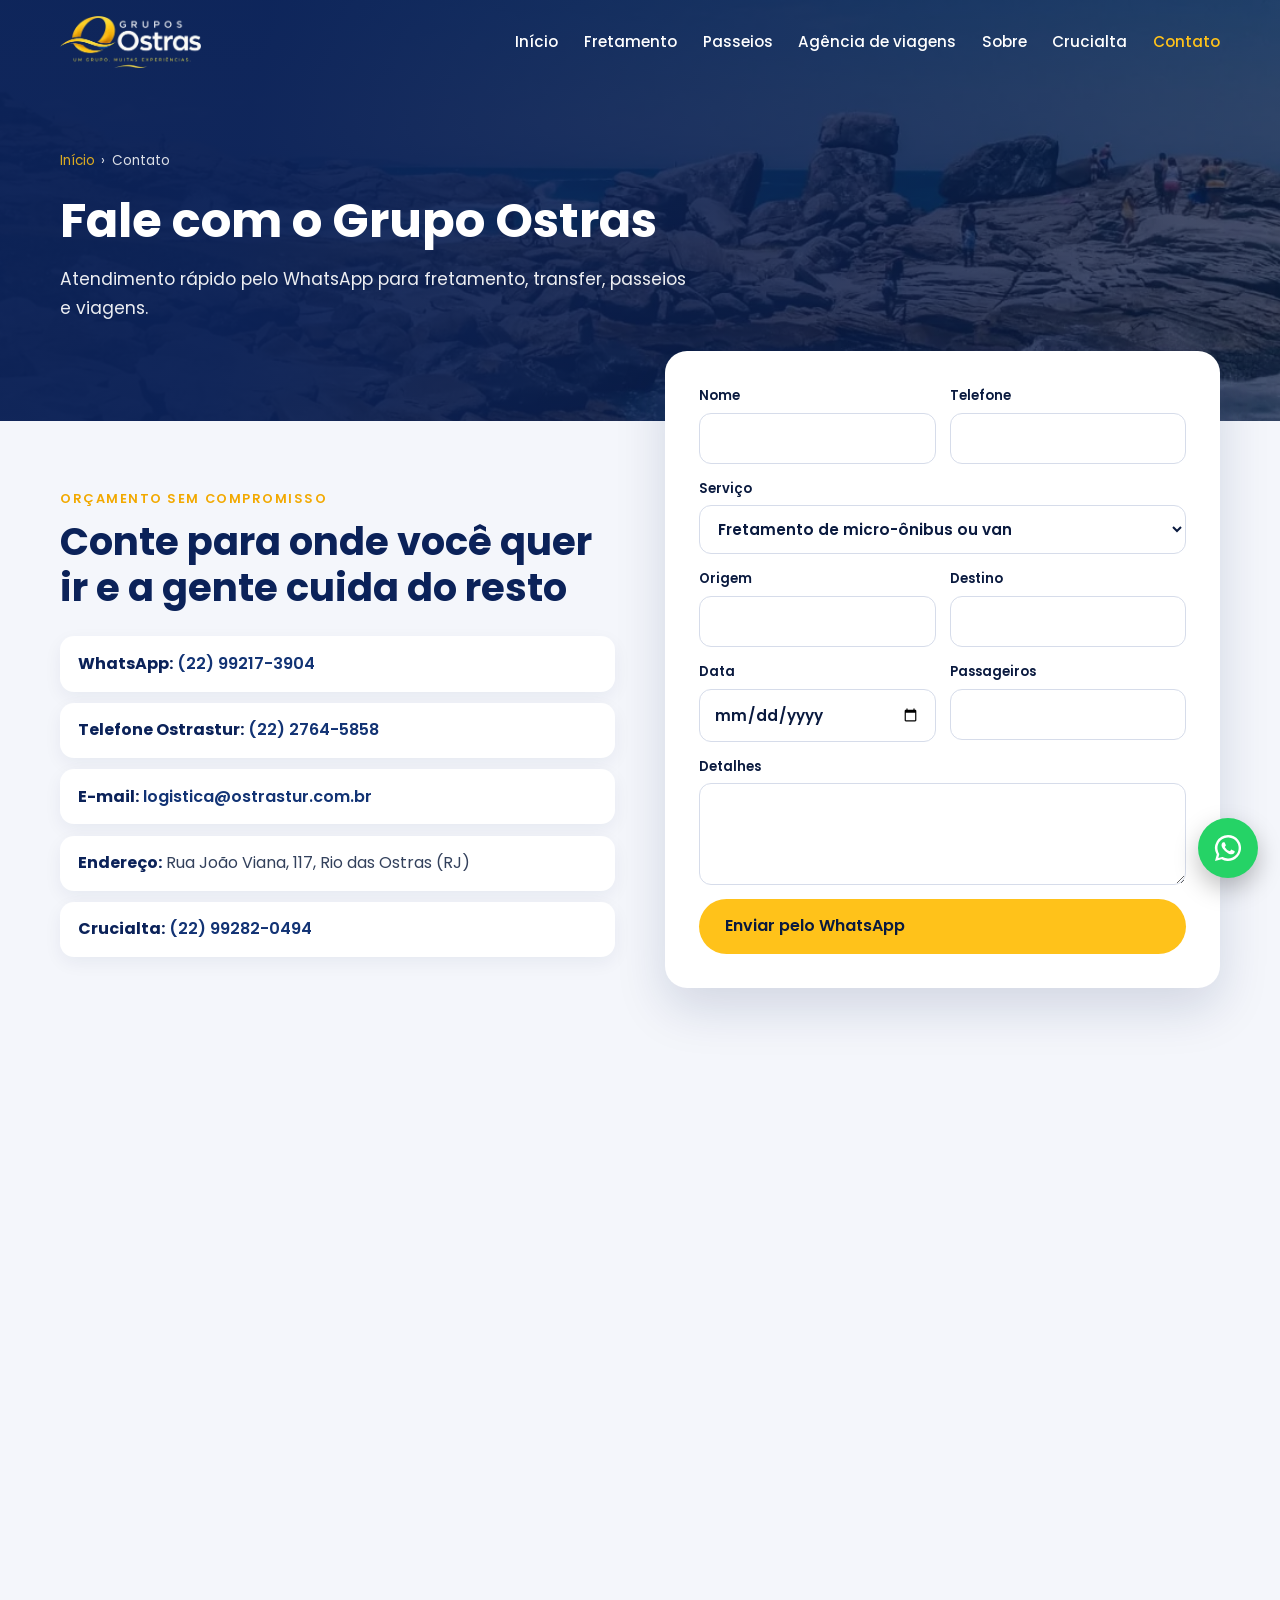
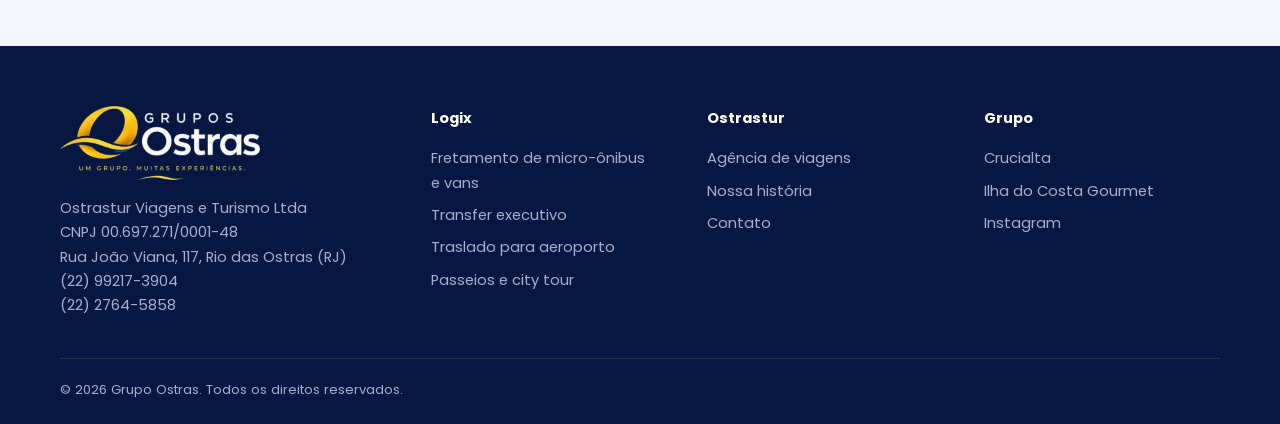
<file: contato/index.html>
<!DOCTYPE html>
<html lang="pt-BR">
<head>
<meta charset="utf-8">
<meta name="viewport" content="width=device-width,initial-scale=1">
<title>Contato e Orçamento | Grupo Ostras em Rio das Ostras</title>
<meta name="description" content="Peça seu orçamento de fretamento, transfer, traslado, passeio ou viagem. WhatsApp (22) 99217-3904. Rua João Viana, 117, Rio das Ostras (RJ).">
<link rel="canonical" href="https://grupoostras.com.br/contato/">
<meta name="robots" content="index,follow">
<meta property="og:type" content="website"><meta property="og:locale" content="pt_BR">
<meta property="og:title" content="Contato e Orçamento | Grupo Ostras em Rio das Ostras"><meta property="og:description" content="Peça seu orçamento de fretamento, transfer, traslado, passeio ou viagem. WhatsApp (22) 99217-3904. Rua João Viana, 117, Rio das Ostras (RJ).">
<meta property="og:url" content="https://grupoostras.com.br/contato/"><meta property="og:image" content="https://grupoostras.com.br/img/rio.webp">
<meta name="theme-color" content="#0B2259">
<link rel="icon" href="../img/favicon.png">
<link rel="preconnect" href="https://fonts.googleapis.com"><link rel="preconnect" href="https://fonts.gstatic.com" crossorigin>
<link href="https://fonts.googleapis.com/css2?family=Poppins:wght@400;500;600;700&display=swap" rel="stylesheet">
<link rel="stylesheet" href="../style.css?v=20261126g">
<script type="application/ld+json">{"@context": "https://schema.org", "@graph": [{"@type": "Organization", "@id": "https://grupoostras.com.br/#org", "name": "Grupo Ostras", "url": "https://grupoostras.com.br/", "logo": "https://grupoostras.com.br/img/grupo.webp"}, {"@type": "BreadcrumbList", "itemListElement": [{"@type": "ListItem", "position": 1, "name": "Início", "item": "https://grupoostras.com.br/"}, {"@type": "ListItem", "position": 2, "name": "Contato", "item": "https://grupoostras.com.br/contato/"}]}, {"@type": "ContactPage", "url": "https://grupoostras.com.br/contato/"}]}</script>
</head>
<body class="">
<header id="top"><nav class="wrap nav" aria-label="Menu principal"><a href="../" aria-label="Grupo Ostras, página inicial"><img src="../img/grupo.webp" alt="Logo do Grupo Ostras" width="600" height="222"></a><button class="menu" aria-label="Abrir menu" onclick="document.querySelector('.nav ul').classList.toggle('open')">☰</button><ul><li><a href="../">Início</a></li><li><a href="../logix/">Fretamento</a></li><li><a href="../passeios-regiao-dos-lagos/">Passeios</a></li><li><a href="../ostrastur/">Agência de viagens</a></li><li><a href="../sobre/">Sobre</a></li><li><a href="../crucialta/">Crucialta</a></li><li><a href="../contato/" class=act>Contato</a></li></ul></nav></header>
<main><section class="phero"><div class="wrap"><nav class="crumb" aria-label="Você está aqui"><a href="../">Início</a><span>›</span>Contato</nav><h1>Fale com o Grupo&nbsp;Ostras</h1><p>Atendimento rápido pelo WhatsApp para fretamento, transfer, passeios e viagens.</p></div></section><section class="orc contato"><div class="wrap"><div><span class="tag">Orçamento sem compromisso</span><h2 style="font-size:clamp(1.7rem,3.4vw,2.4rem);margin-bottom:1rem">Conte para onde você quer ir e a gente cuida do&nbsp;resto</h2>
<ul class="nap"><li><b>WhatsApp:</b> <a href="https://wa.me/5522992173904">(22) 99217-3904</a></li><li><b>Telefone Ostrastur:</b> <a href="tel:+552227645858">(22) 2764-5858</a></li><li><b>E-mail:</b> <a href="mailto:logistica@ostrastur.com.br">logistica@ostrastur.com.br</a></li><li><b>Endereço:</b> Rua João Viana, 117, Rio das Ostras (RJ)</li><li><b>Crucialta:</b> <a href="https://wa.me/5522992820494">(22) 99282-0494</a></li></ul></div><form id="f"><label>Nome<input name="nome" required autocomplete="name"></label><label>Telefone<input name="tel" type="tel" required autocomplete="tel"></label>
<label class="full">Serviço<select name="serv"><option>Fretamento de micro-ônibus ou van</option><option>Transfer executivo</option><option>Traslado para aeroporto</option><option>Passeio na Região dos Lagos</option><option>Pacote de viagem ou passagem</option></select></label>
<label>Origem<input name="orig"></label><label>Destino<input name="dest"></label><label>Data<input name="data" type="date"></label><label>Passageiros<input name="pax" type="number" min="1"></label>
<label class="full">Detalhes<textarea name="msg" rows="3"></textarea></label><button class="btn full" type="submit">Enviar pelo WhatsApp</button></form></div></section>
<section><div class="wrap"><iframe class="map" title="Mapa do Grupo Ostras em Rio das Ostras" loading="lazy" src="https://www.google.com/maps?q=Rua+Jo%C3%A3o+Viana,+117,+Rio+das+Ostras,+RJ&output=embed"></iframe></div></section></main>
<footer><div class="wrap fgrid">
<div><img src="../img/grupo.webp" alt="Grupo Ostras" width="600" height="222" style="width:200px;height:auto;margin-bottom:1rem" loading="lazy"><p>Ostrastur Viagens e Turismo Ltda<br>CNPJ 00.697.271/0001-48<br>Rua João Viana, 117, Rio das Ostras (RJ)<br><a href="https://wa.me/5522992173904">(22) 99217-3904</a><br><a href="tel:+552227645858">(22) 2764-5858</a></p></div>
<div><h4>Logix</h4><ul><li><a href="../logix/fretamento-de-micro-onibus-e-vans/">Fretamento de micro-ônibus e vans</a></li><li><a href="../logix/transfer-executivo/">Transfer executivo</a></li><li><a href="../logix/traslado-aeroporto/">Traslado para aeroporto</a></li><li><a href="../passeios-regiao-dos-lagos/">Passeios e city tour</a></li></ul></div>
<div><h4>Ostrastur</h4><ul><li><a href="../ostrastur/">Agência de viagens</a></li><li><a href="../sobre/">Nossa história</a></li><li><a href="../contato/">Contato</a></li></ul></div>
<div><h4>Grupo</h4><ul><li><a href="../crucialta/">Crucialta</a></li><li><a href="../ilha-do-costa/">Ilha do Costa Gourmet</a></li><li><a href="https://www.instagram.com/ostrasturviagenseturismo" rel="noopener" target="_blank">Instagram</a></li></ul></div>
</div><div class="wrap copy">© 2026 Grupo Ostras. Todos os direitos reservados.</div></footer>
<a class="wa" href="https://wa.me/5522992173904" aria-label="Falar no WhatsApp" target="_blank" rel="noopener"><svg viewBox="0 0 32 32"><path d="M16 3a13 13 0 0 0-11.2 19.6L3 29l6.6-1.7A13 13 0 1 0 16 3zm0 23.6a10.6 10.6 0 0 1-5.4-1.5l-.4-.2-3.9 1 1-3.8-.2-.4A10.6 10.6 0 1 1 16 26.6zm5.8-7.9c-.3-.2-1.9-.9-2.2-1s-.5-.2-.7.2-.8 1-1 1.2-.4.2-.7 0a8.7 8.7 0 0 1-4.3-3.8c-.3-.6.3-.5.9-1.7a.6.6 0 0 0 0-.5l-1-2.4c-.3-.6-.5-.5-.7-.5h-.6a1.2 1.2 0 0 0-.9.4 3.6 3.6 0 0 0-1.1 2.7 6.3 6.3 0 0 0 1.3 3.3 14.4 14.4 0 0 0 5.5 4.9c2 .9 2.9.9 3.9.8a3.4 3.4 0 0 0 2.2-1.6 2.8 2.8 0 0 0 .2-1.6c-.1-.1-.3-.2-.6-.4z"/></svg></a>
<script>
const h=document.getElementById('top');addEventListener('scroll',()=>h.classList.toggle('on',scrollY>40));
const f=document.getElementById('f');if(f)f.addEventListener('submit',e=>{e.preventDefault();const d=new FormData(f);
const t=`Olá! Meu nome é ${d.get('nome')}.\nServiço: ${d.get('serv')}\nOrigem: ${d.get('orig')||''}\nDestino: ${d.get('dest')||''}\nData: ${d.get('data')||''}\nPassageiros: ${d.get('pax')||''}\n${d.get('msg')||''}`;
open('https://wa.me/5522992173904?text='+encodeURIComponent(t),'_blank')});
</script>
</body>
</html>
</file>
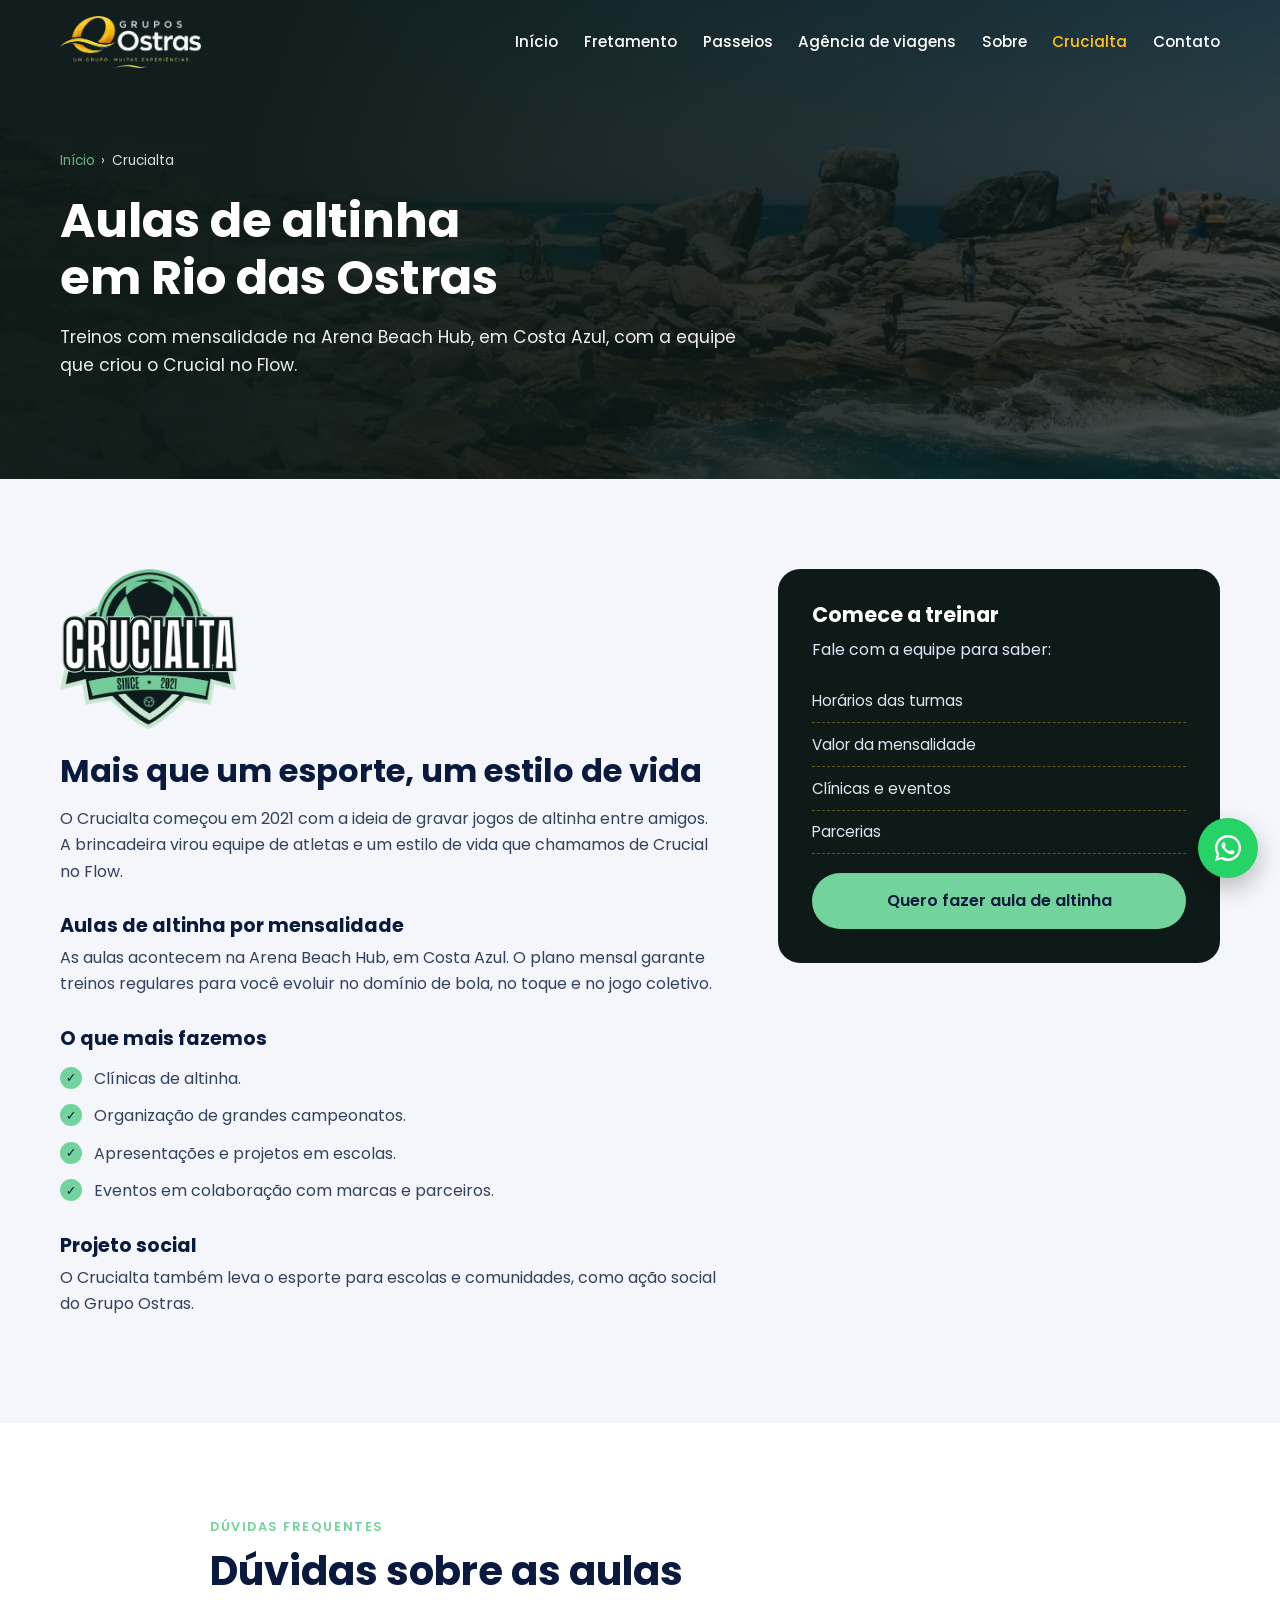
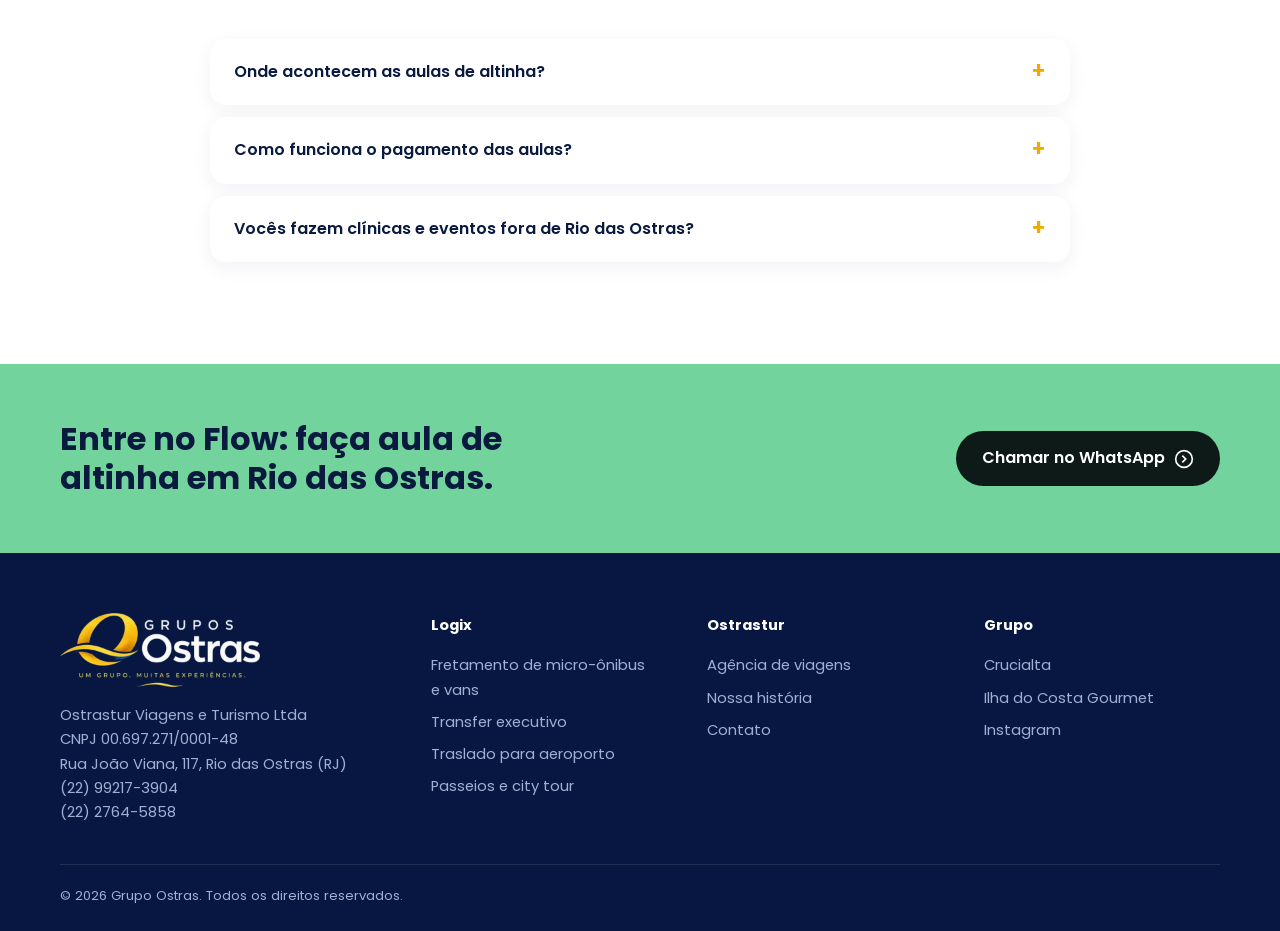
<file: crucialta/index.html>
<!DOCTYPE html>
<html lang="pt-BR">
<head>
<meta charset="utf-8">
<meta name="viewport" content="width=device-width,initial-scale=1">
<title>Aulas de Altinha em Rio das Ostras | Crucialta</title>
<meta name="description" content="Aulas de altinha em Rio das Ostras com mensalidade, na Arena Beach Hub em Costa Azul. Clínicas, campeonatos e projeto social do Crucialta.">
<link rel="canonical" href="https://grupoostras.com.br/crucialta/">
<meta name="robots" content="index,follow">
<meta property="og:type" content="website"><meta property="og:locale" content="pt_BR">
<meta property="og:title" content="Aulas de Altinha em Rio das Ostras | Crucialta"><meta property="og:description" content="Aulas de altinha em Rio das Ostras com mensalidade, na Arena Beach Hub em Costa Azul. Clínicas, campeonatos e projeto social do Crucialta.">
<meta property="og:url" content="https://grupoostras.com.br/crucialta/"><meta property="og:image" content="https://grupoostras.com.br/img/rio.webp">
<meta name="theme-color" content="#0B2259">
<link rel="icon" href="../img/favicon.png">
<link rel="preconnect" href="https://fonts.googleapis.com"><link rel="preconnect" href="https://fonts.gstatic.com" crossorigin>
<link href="https://fonts.googleapis.com/css2?family=Poppins:wght@400;500;600;700&display=swap" rel="stylesheet">
<link rel="stylesheet" href="../style.css?v=20261126g">
<script type="application/ld+json">{"@context": "https://schema.org", "@graph": [{"@type": "Organization", "@id": "https://grupoostras.com.br/#org", "name": "Grupo Ostras", "url": "https://grupoostras.com.br/", "logo": "https://grupoostras.com.br/img/grupo.webp"}, {"@type": "BreadcrumbList", "itemListElement": [{"@type": "ListItem", "position": 1, "name": "Início", "item": "https://grupoostras.com.br/"}, {"@type": "ListItem", "position": 2, "name": "Crucialta", "item": "https://grupoostras.com.br/crucialta/"}]}, {"@type": "SportsOrganization", "@id": "https://grupoostras.com.br/crucialta/#org", "name": "Crucialta", "sport": "Altinha", "foundingDate": "2021", "telephone": "+55-22-99282-0494", "url": "https://grupoostras.com.br/crucialta/", "parentOrganization": {"@id": "https://grupoostras.com.br/#org"}, "location": {"@type": "SportsActivityLocation", "name": "Arena Beach Hub", "address": {"@type": "PostalAddress", "addressLocality": "Rio das Ostras", "addressRegion": "RJ", "addressCountry": "BR", "streetAddress": "Costa Azul"}}}, {"@type": "Service", "name": "Aulas de altinha", "provider": {"@id": "https://grupoostras.com.br/crucialta/#org"}, "areaServed": "Rio das Ostras"}, {"@type": "FAQPage", "mainEntity": [{"@type": "Question", "name": "Onde acontecem as aulas de altinha?", "acceptedAnswer": {"@type": "Answer", "text": "Na Arena Beach Hub, em Costa Azul, Rio das Ostras."}}, {"@type": "Question", "name": "Como funciona o pagamento das aulas?", "acceptedAnswer": {"@type": "Answer", "text": "As aulas funcionam por mensalidade. Chame no WhatsApp para saber horários e valores das turmas."}}, {"@type": "Question", "name": "Vocês fazem clínicas e eventos fora de Rio das Ostras?", "acceptedAnswer": {"@type": "Answer", "text": "Sim. Clínicas, campeonatos e apresentações podem ser realizados em outras cidades, conforme o projeto."}}]}]}</script>
</head>
<body class="page-cru">
<header id="top"><nav class="wrap nav" aria-label="Menu principal"><a href="../" aria-label="Grupo Ostras, página inicial"><img src="../img/grupo.webp" alt="Logo do Grupo Ostras" width="600" height="222"></a><button class="menu" aria-label="Abrir menu" onclick="document.querySelector('.nav ul').classList.toggle('open')">☰</button><ul><li><a href="../">Início</a></li><li><a href="../logix/">Fretamento</a></li><li><a href="../passeios-regiao-dos-lagos/">Passeios</a></li><li><a href="../ostrastur/">Agência de viagens</a></li><li><a href="../sobre/">Sobre</a></li><li><a href="../crucialta/" class=act>Crucialta</a></li><li><a href="../contato/">Contato</a></li></ul></nav></header>
<main><section class="phero"><div class="wrap"><nav class="crumb" aria-label="Você está aqui"><a href="../">Início</a><span>›</span>Crucialta</nav><h1>Aulas de altinha em Rio das&nbsp;Ostras</h1><p>Treinos com mensalidade na Arena Beach Hub, em Costa Azul, com a equipe que criou o Crucial no Flow.</p></div></section><section><div class="wrap two"><div class="prose"><img src="../img/crucialta.webp" alt="Escudo da Crucialta" width="400" height="357" style="width:180px;height:auto;margin-bottom:1.4rem">
<h2>Mais que um esporte, um estilo de&nbsp;vida</h2>
<p>O Crucialta começou em 2021 com a ideia de gravar jogos de altinha entre amigos. A brincadeira virou equipe de atletas e um estilo de vida que chamamos de Crucial no Flow.</p>
<h3>Aulas de altinha por&nbsp;mensalidade</h3>
<p>As aulas acontecem na Arena Beach Hub, em Costa Azul. O plano mensal garante treinos regulares para você evoluir no domínio de bola, no toque e no jogo coletivo.</p>
<h3>O que mais&nbsp;fazemos</h3>
<ul class="check"><li>Clínicas de altinha.</li><li>Organização de grandes campeonatos.</li><li>Apresentações e projetos em escolas.</li><li>Eventos em colaboração com marcas e parceiros.</li></ul>
<h3>Projeto&nbsp;social</h3>
<p>O Crucialta também leva o esporte para escolas e comunidades, como ação social do Grupo Ostras.</p></div><aside class="aside"><h3>Comece a&nbsp;treinar</h3><p>Fale com a equipe para saber:</p><ul><li>Horários das turmas</li><li>Valor da mensalidade</li><li>Clínicas e eventos</li><li>Parcerias</li></ul><a class="btn" href="https://wa.me/5522992820494?text=Olá!%20Quero%20saber%20sobre%20as%20aulas%20de%20altinha." target="_blank" rel="noopener">Quero fazer aula de altinha</a></aside></div></section><section class="faq" style="background:#fff"><div class="wrap" style="max-width:860px"><div class="sec-h"><span class="tag">Dúvidas frequentes</span><h2>Dúvidas sobre as&nbsp;aulas</h2></div><details><summary>Onde acontecem as aulas de altinha?</summary><p>Na Arena Beach Hub, em Costa Azul, Rio das Ostras.</p></details><details><summary>Como funciona o pagamento das aulas?</summary><p>As aulas funcionam por mensalidade. Chame no WhatsApp para saber horários e valores das turmas.</p></details><details><summary>Vocês fazem clínicas e eventos fora de Rio das Ostras?</summary><p>Sim. Clínicas, campeonatos e apresentações podem ser realizados em outras cidades, conforme o projeto.</p></details></div></section><section class="cta-band"><div class="wrap"><h2>Entre no Flow: faça aula de altinha em Rio das&nbsp;Ostras.</h2><a class="btn" href="https://wa.me/5522992820494">Chamar no WhatsApp <svg viewBox="0 0 24 24" fill="none" stroke="currentColor" stroke-width="2"><circle cx="12" cy="12" r="10"/><path d="M10 8l4 4-4 4"/></svg></a></div></section></main>
<footer><div class="wrap fgrid">
<div><img src="../img/grupo.webp" alt="Grupo Ostras" width="600" height="222" style="width:200px;height:auto;margin-bottom:1rem" loading="lazy"><p>Ostrastur Viagens e Turismo Ltda<br>CNPJ 00.697.271/0001-48<br>Rua João Viana, 117, Rio das Ostras (RJ)<br><a href="https://wa.me/5522992173904">(22) 99217-3904</a><br><a href="tel:+552227645858">(22) 2764-5858</a></p></div>
<div><h4>Logix</h4><ul><li><a href="../logix/fretamento-de-micro-onibus-e-vans/">Fretamento de micro-ônibus e vans</a></li><li><a href="../logix/transfer-executivo/">Transfer executivo</a></li><li><a href="../logix/traslado-aeroporto/">Traslado para aeroporto</a></li><li><a href="../passeios-regiao-dos-lagos/">Passeios e city tour</a></li></ul></div>
<div><h4>Ostrastur</h4><ul><li><a href="../ostrastur/">Agência de viagens</a></li><li><a href="../sobre/">Nossa história</a></li><li><a href="../contato/">Contato</a></li></ul></div>
<div><h4>Grupo</h4><ul><li><a href="../crucialta/">Crucialta</a></li><li><a href="../ilha-do-costa/">Ilha do Costa Gourmet</a></li><li><a href="https://www.instagram.com/ostrasturviagenseturismo" rel="noopener" target="_blank">Instagram</a></li></ul></div>
</div><div class="wrap copy">© 2026 Grupo Ostras. Todos os direitos reservados.</div></footer>
<a class="wa" href="https://wa.me/5522992173904" aria-label="Falar no WhatsApp" target="_blank" rel="noopener"><svg viewBox="0 0 32 32"><path d="M16 3a13 13 0 0 0-11.2 19.6L3 29l6.6-1.7A13 13 0 1 0 16 3zm0 23.6a10.6 10.6 0 0 1-5.4-1.5l-.4-.2-3.9 1 1-3.8-.2-.4A10.6 10.6 0 1 1 16 26.6zm5.8-7.9c-.3-.2-1.9-.9-2.2-1s-.5-.2-.7.2-.8 1-1 1.2-.4.2-.7 0a8.7 8.7 0 0 1-4.3-3.8c-.3-.6.3-.5.9-1.7a.6.6 0 0 0 0-.5l-1-2.4c-.3-.6-.5-.5-.7-.5h-.6a1.2 1.2 0 0 0-.9.4 3.6 3.6 0 0 0-1.1 2.7 6.3 6.3 0 0 0 1.3 3.3 14.4 14.4 0 0 0 5.5 4.9c2 .9 2.9.9 3.9.8a3.4 3.4 0 0 0 2.2-1.6 2.8 2.8 0 0 0 .2-1.6c-.1-.1-.3-.2-.6-.4z"/></svg></a>
<script>
const h=document.getElementById('top');addEventListener('scroll',()=>h.classList.toggle('on',scrollY>40));
const f=document.getElementById('f');if(f)f.addEventListener('submit',e=>{e.preventDefault();const d=new FormData(f);
const t=`Olá! Meu nome é ${d.get('nome')}.\nServiço: ${d.get('serv')}\nOrigem: ${d.get('orig')||''}\nDestino: ${d.get('dest')||''}\nData: ${d.get('data')||''}\nPassageiros: ${d.get('pax')||''}\n${d.get('msg')||''}`;
open('https://wa.me/5522992173904?text='+encodeURIComponent(t),'_blank')});
</script>
</body>
</html>
</file>
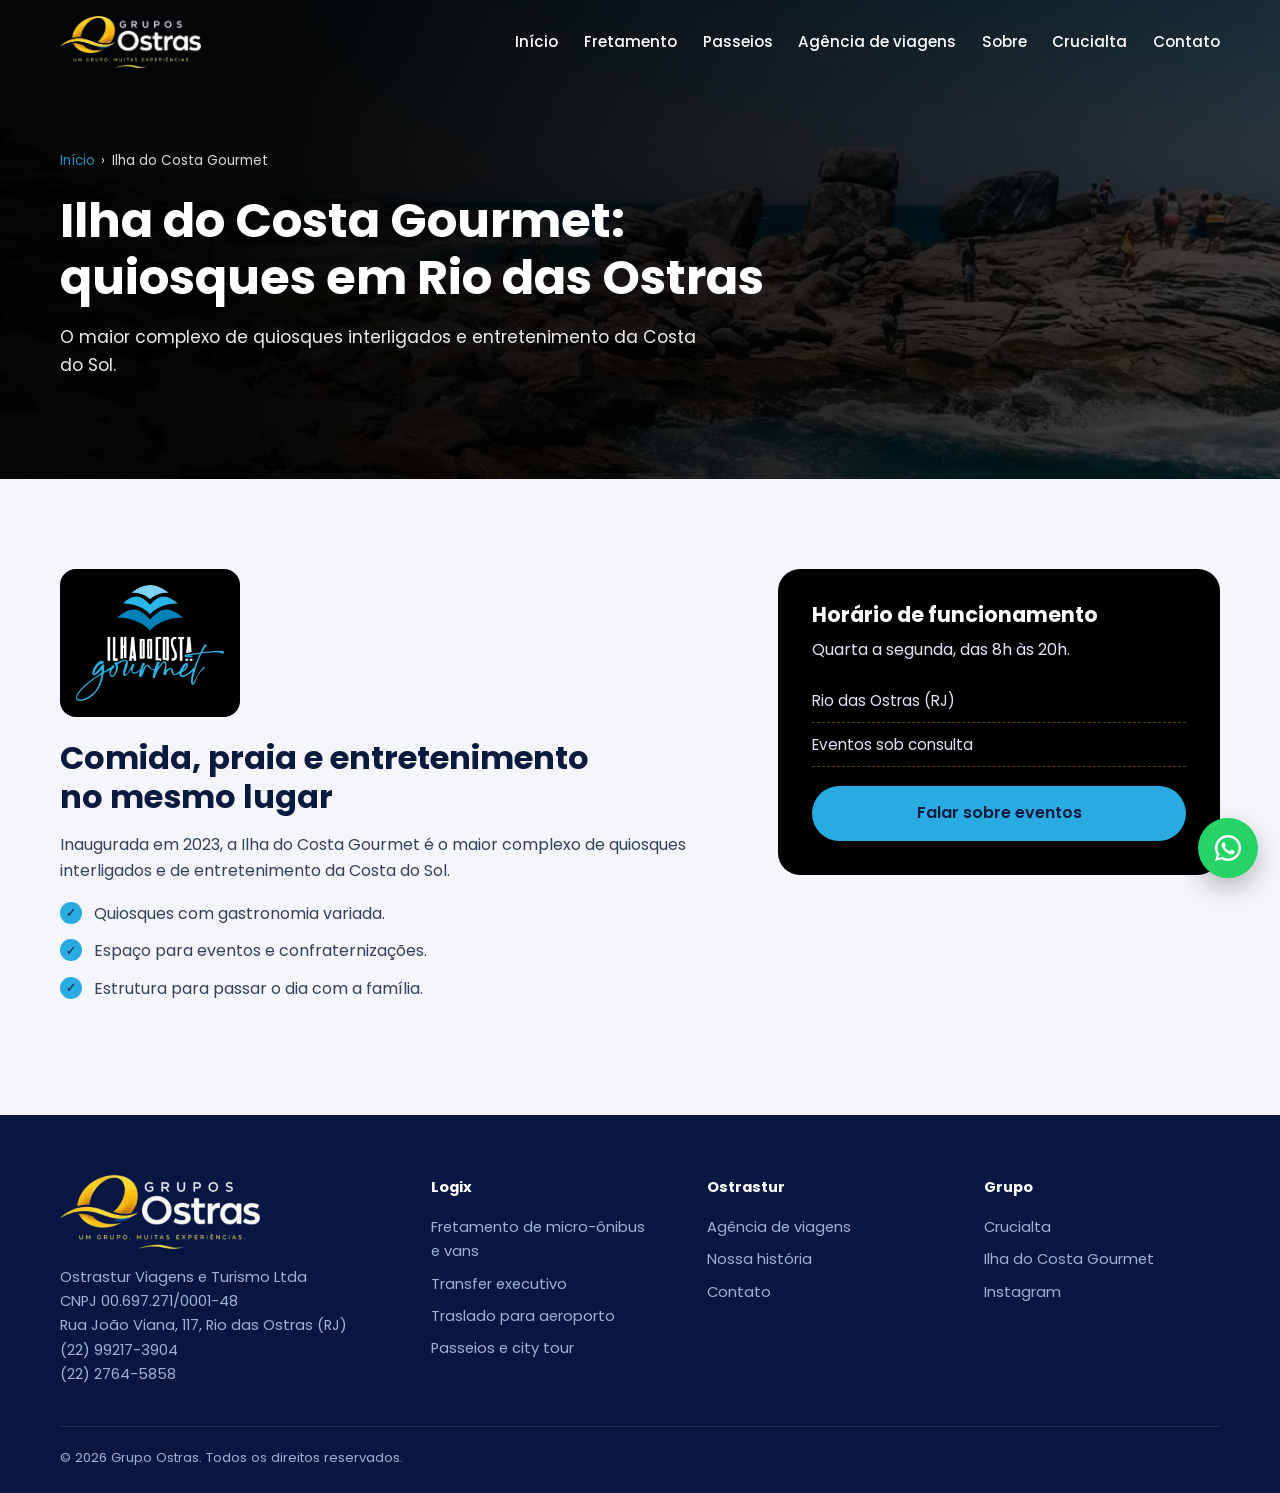
<file: ilha-do-costa/index.html>
<!DOCTYPE html>
<html lang="pt-BR">
<head>
<meta charset="utf-8">
<meta name="viewport" content="width=device-width,initial-scale=1">
<title>Ilha do Costa Gourmet: Quiosques em Rio das Ostras</title>
<meta name="description" content="Ilha do Costa Gourmet, o maior complexo de quiosques interligados e entretenimento da Costa do Sol, em Rio das Ostras. Quarta a segunda, das 8h às 20h.">
<link rel="canonical" href="https://grupoostras.com.br/ilha-do-costa/">
<meta name="robots" content="index,follow">
<meta property="og:type" content="website"><meta property="og:locale" content="pt_BR">
<meta property="og:title" content="Ilha do Costa Gourmet: Quiosques em Rio das Ostras"><meta property="og:description" content="Ilha do Costa Gourmet, o maior complexo de quiosques interligados e entretenimento da Costa do Sol, em Rio das Ostras. Quarta a segunda, das 8h às 20h.">
<meta property="og:url" content="https://grupoostras.com.br/ilha-do-costa/"><meta property="og:image" content="https://grupoostras.com.br/img/rio.webp">
<meta name="theme-color" content="#0B2259">
<link rel="icon" href="../img/favicon.png">
<link rel="preconnect" href="https://fonts.googleapis.com"><link rel="preconnect" href="https://fonts.gstatic.com" crossorigin>
<link href="https://fonts.googleapis.com/css2?family=Poppins:wght@400;500;600;700&display=swap" rel="stylesheet">
<link rel="stylesheet" href="../style.css?v=20261126g">
<script type="application/ld+json">{"@context": "https://schema.org", "@graph": [{"@type": "Organization", "@id": "https://grupoostras.com.br/#org", "name": "Grupo Ostras", "url": "https://grupoostras.com.br/", "logo": "https://grupoostras.com.br/img/grupo.webp"}, {"@type": "BreadcrumbList", "itemListElement": [{"@type": "ListItem", "position": 1, "name": "Início", "item": "https://grupoostras.com.br/"}, {"@type": "ListItem", "position": 2, "name": "Ilha do Costa Gourmet", "item": "https://grupoostras.com.br/ilha-do-costa/"}]}, {"@type": "Restaurant", "name": "Ilha do Costa Gourmet", "url": "https://grupoostras.com.br/ilha-do-costa/", "foundingDate": "2023", "parentOrganization": {"@id": "https://grupoostras.com.br/#org"}, "openingHours": ["We-Su 08:00-20:00", "Mo 08:00-20:00"], "address": {"@type": "PostalAddress", "addressLocality": "Rio das Ostras", "addressRegion": "RJ", "addressCountry": "BR"}}]}</script>
</head>
<body class="page-ilha">
<header id="top"><nav class="wrap nav" aria-label="Menu principal"><a href="../" aria-label="Grupo Ostras, página inicial"><img src="../img/grupo.webp" alt="Logo do Grupo Ostras" width="600" height="222"></a><button class="menu" aria-label="Abrir menu" onclick="document.querySelector('.nav ul').classList.toggle('open')">☰</button><ul><li><a href="../">Início</a></li><li><a href="../logix/">Fretamento</a></li><li><a href="../passeios-regiao-dos-lagos/">Passeios</a></li><li><a href="../ostrastur/">Agência de viagens</a></li><li><a href="../sobre/">Sobre</a></li><li><a href="../crucialta/">Crucialta</a></li><li><a href="../contato/">Contato</a></li></ul></nav></header>
<main><section class="phero"><div class="wrap"><nav class="crumb" aria-label="Você está aqui"><a href="../">Início</a><span>›</span>Ilha do Costa Gourmet</nav><h1>Ilha do Costa Gourmet: quiosques em Rio das&nbsp;Ostras</h1><p>O maior complexo de quiosques interligados e entretenimento da Costa do Sol.</p></div></section><section><div class="wrap two"><div class="prose"><img src="../img/ilha.webp" alt="Logo da Ilha do Costa Gourmet" width="500" height="393" style="width:180px;height:auto;margin-bottom:1.4rem;background:#000;padding:16px;border-radius:16px">
<h2>Comida, praia e entretenimento no mesmo&nbsp;lugar</h2>
<p>Inaugurada em 2023, a Ilha do Costa Gourmet é o maior complexo de quiosques interligados e de entretenimento da Costa do Sol.</p>
<ul class="check"><li>Quiosques com gastronomia variada.</li><li>Espaço para eventos e confraternizações.</li><li>Estrutura para passar o dia com a família.</li></ul></div><aside class="aside"><h3>Horário de&nbsp;funcionamento</h3><p>Quarta a segunda, das 8h às 20h.</p><ul><li>Rio das Ostras (RJ)</li><li>Eventos sob consulta</li></ul><a class="btn" href="https://wa.me/5522992173904?text=Olá!%20Quero%20saber%20sobre%20eventos%20na%20Ilha%20do%20Costa." target="_blank" rel="noopener">Falar sobre eventos</a></aside></div></section></main>
<footer><div class="wrap fgrid">
<div><img src="../img/grupo.webp" alt="Grupo Ostras" width="600" height="222" style="width:200px;height:auto;margin-bottom:1rem" loading="lazy"><p>Ostrastur Viagens e Turismo Ltda<br>CNPJ 00.697.271/0001-48<br>Rua João Viana, 117, Rio das Ostras (RJ)<br><a href="https://wa.me/5522992173904">(22) 99217-3904</a><br><a href="tel:+552227645858">(22) 2764-5858</a></p></div>
<div><h4>Logix</h4><ul><li><a href="../logix/fretamento-de-micro-onibus-e-vans/">Fretamento de micro-ônibus e vans</a></li><li><a href="../logix/transfer-executivo/">Transfer executivo</a></li><li><a href="../logix/traslado-aeroporto/">Traslado para aeroporto</a></li><li><a href="../passeios-regiao-dos-lagos/">Passeios e city tour</a></li></ul></div>
<div><h4>Ostrastur</h4><ul><li><a href="../ostrastur/">Agência de viagens</a></li><li><a href="../sobre/">Nossa história</a></li><li><a href="../contato/">Contato</a></li></ul></div>
<div><h4>Grupo</h4><ul><li><a href="../crucialta/">Crucialta</a></li><li><a href="../ilha-do-costa/">Ilha do Costa Gourmet</a></li><li><a href="https://www.instagram.com/ostrasturviagenseturismo" rel="noopener" target="_blank">Instagram</a></li></ul></div>
</div><div class="wrap copy">© 2026 Grupo Ostras. Todos os direitos reservados.</div></footer>
<a class="wa" href="https://wa.me/5522992173904" aria-label="Falar no WhatsApp" target="_blank" rel="noopener"><svg viewBox="0 0 32 32"><path d="M16 3a13 13 0 0 0-11.2 19.6L3 29l6.6-1.7A13 13 0 1 0 16 3zm0 23.6a10.6 10.6 0 0 1-5.4-1.5l-.4-.2-3.9 1 1-3.8-.2-.4A10.6 10.6 0 1 1 16 26.6zm5.8-7.9c-.3-.2-1.9-.9-2.2-1s-.5-.2-.7.2-.8 1-1 1.2-.4.2-.7 0a8.7 8.7 0 0 1-4.3-3.8c-.3-.6.3-.5.9-1.7a.6.6 0 0 0 0-.5l-1-2.4c-.3-.6-.5-.5-.7-.5h-.6a1.2 1.2 0 0 0-.9.4 3.6 3.6 0 0 0-1.1 2.7 6.3 6.3 0 0 0 1.3 3.3 14.4 14.4 0 0 0 5.5 4.9c2 .9 2.9.9 3.9.8a3.4 3.4 0 0 0 2.2-1.6 2.8 2.8 0 0 0 .2-1.6c-.1-.1-.3-.2-.6-.4z"/></svg></a>
<script>
const h=document.getElementById('top');addEventListener('scroll',()=>h.classList.toggle('on',scrollY>40));
const f=document.getElementById('f');if(f)f.addEventListener('submit',e=>{e.preventDefault();const d=new FormData(f);
const t=`Olá! Meu nome é ${d.get('nome')}.\nServiço: ${d.get('serv')}\nOrigem: ${d.get('orig')||''}\nDestino: ${d.get('dest')||''}\nData: ${d.get('data')||''}\nPassageiros: ${d.get('pax')||''}\n${d.get('msg')||''}`;
open('https://wa.me/5522992173904?text='+encodeURIComponent(t),'_blank')});
</script>
</body>
</html>
</file>
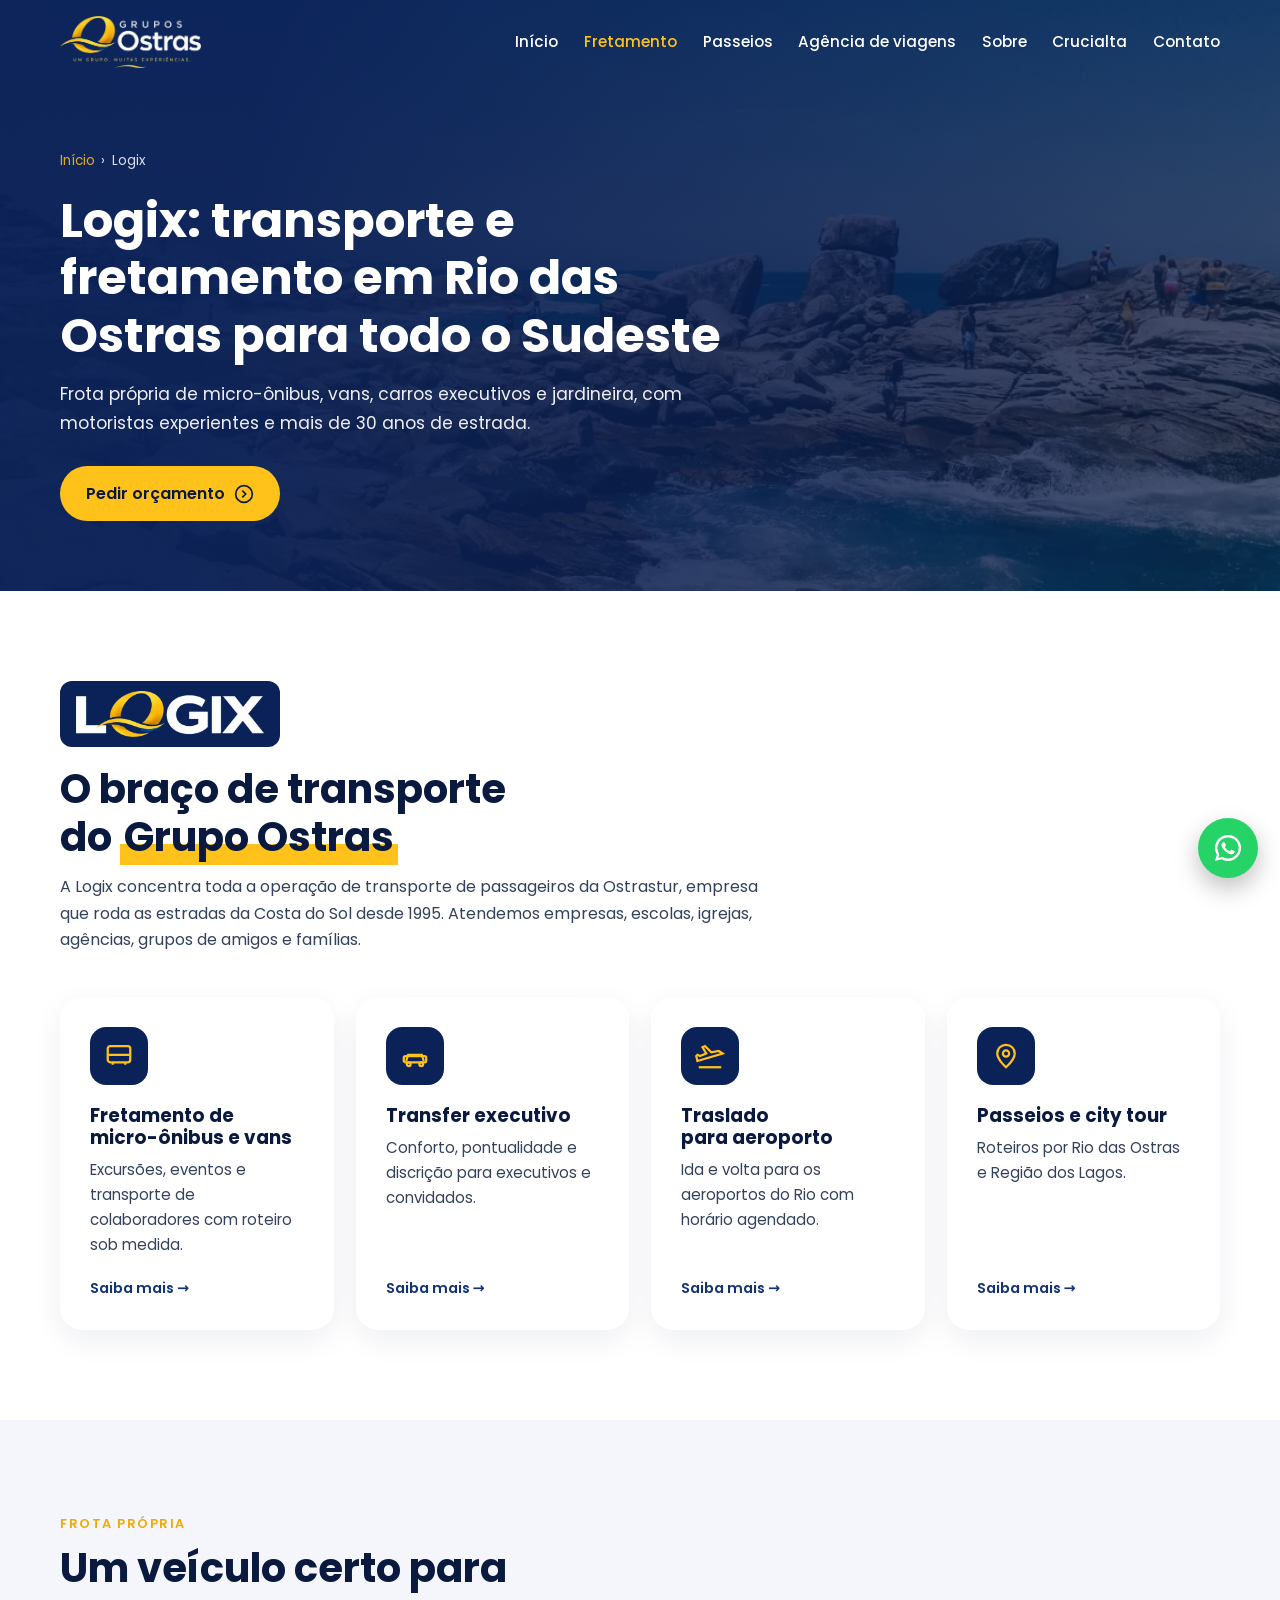
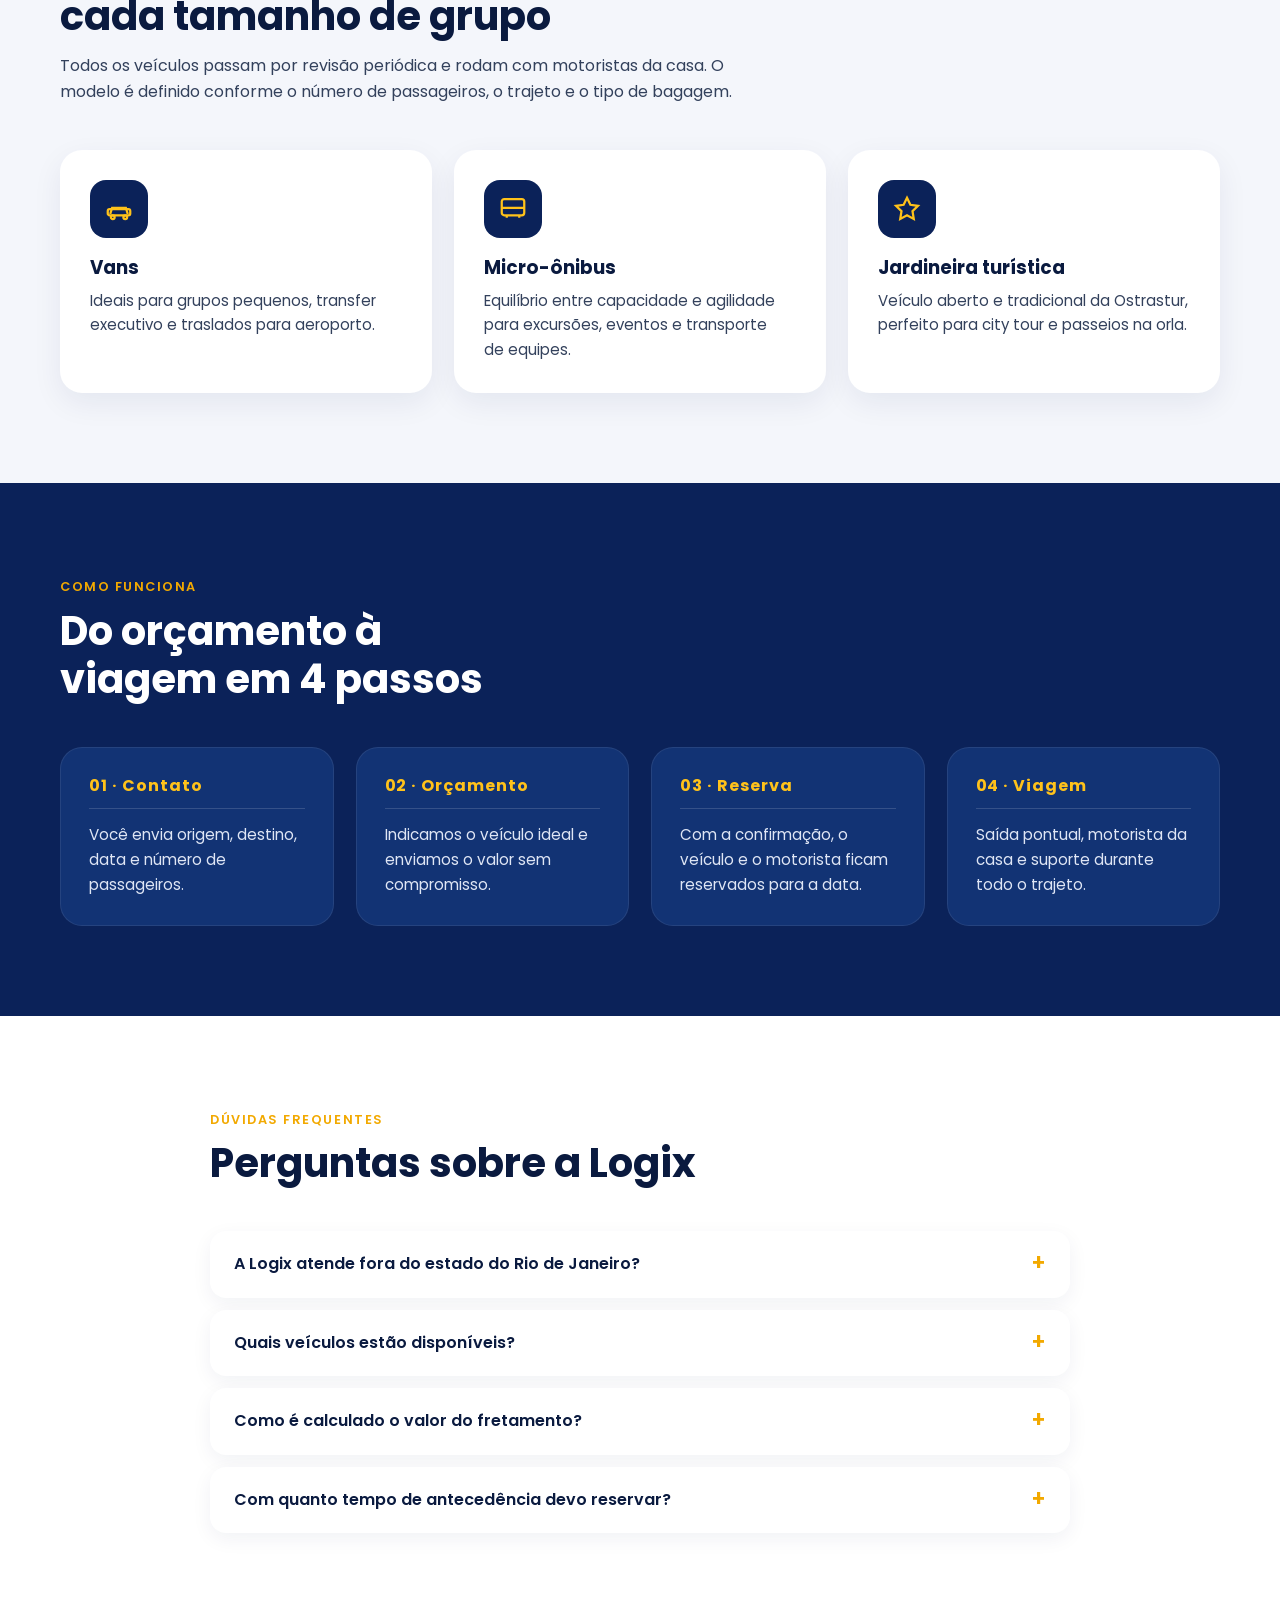
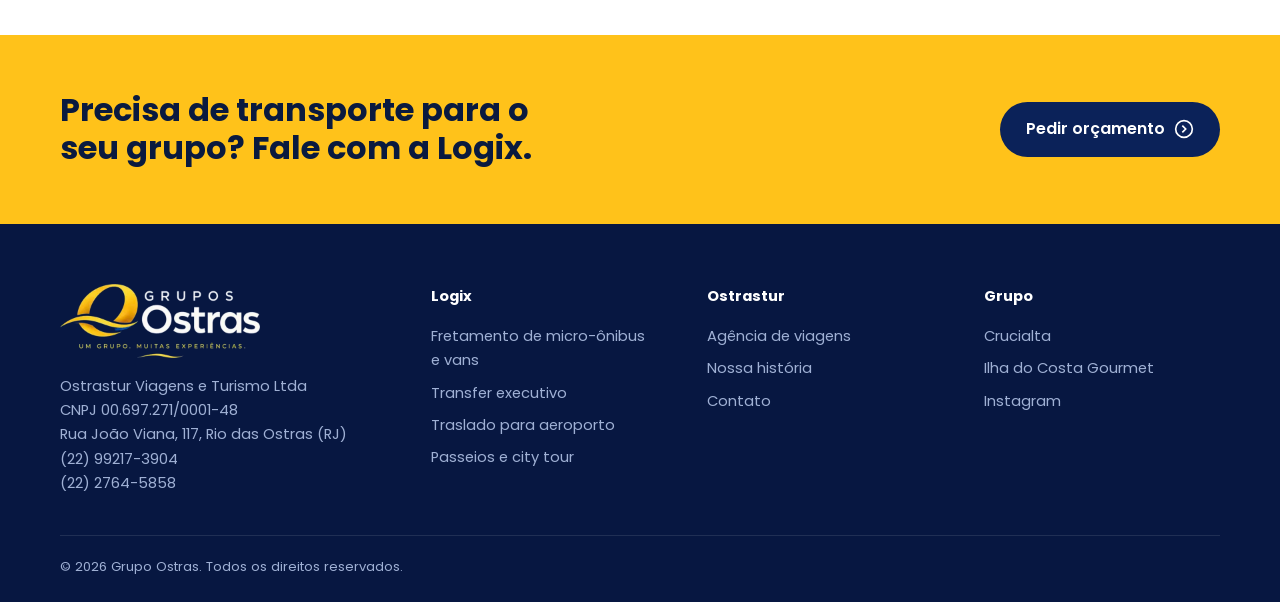
<file: logix/index.html>
<!DOCTYPE html>
<html lang="pt-BR">
<head>
<meta charset="utf-8">
<meta name="viewport" content="width=device-width,initial-scale=1">
<title>Logix: Transporte e Fretamento em Rio das Ostras | Grupo Ostras</title>
<meta name="description" content="Fretamento de micro-ônibus e vans, transfer executivo, traslado para aeroporto e passeios com frota própria. Saída de Rio das Ostras para todo o Sudeste.">
<link rel="canonical" href="https://grupoostras.com.br/logix/">
<meta name="robots" content="index,follow">
<meta property="og:type" content="website"><meta property="og:locale" content="pt_BR">
<meta property="og:title" content="Logix: Transporte e Fretamento em Rio das Ostras | Grupo Ostras"><meta property="og:description" content="Fretamento de micro-ônibus e vans, transfer executivo, traslado para aeroporto e passeios com frota própria. Saída de Rio das Ostras para todo o Sudeste.">
<meta property="og:url" content="https://grupoostras.com.br/logix/"><meta property="og:image" content="https://grupoostras.com.br/img/rio.webp">
<meta name="theme-color" content="#0B2259">
<link rel="icon" href="../img/favicon.png">
<link rel="preconnect" href="https://fonts.googleapis.com"><link rel="preconnect" href="https://fonts.gstatic.com" crossorigin>
<link href="https://fonts.googleapis.com/css2?family=Poppins:wght@400;500;600;700&display=swap" rel="stylesheet">
<link rel="stylesheet" href="../style.css?v=20261126g">
<script type="application/ld+json">{"@context": "https://schema.org", "@graph": [{"@type": "Organization", "@id": "https://grupoostras.com.br/#org", "name": "Grupo Ostras", "url": "https://grupoostras.com.br/", "logo": "https://grupoostras.com.br/img/grupo.webp"}, {"@type": "BreadcrumbList", "itemListElement": [{"@type": "ListItem", "position": 1, "name": "Início", "item": "https://grupoostras.com.br/"}, {"@type": "ListItem", "position": 2, "name": "Logix", "item": "https://grupoostras.com.br/logix/"}]}, {"@type": "LocalBusiness", "@id": "https://grupoostras.com.br/logix/#business", "name": "Logix Transporte e Fretamento", "parentOrganization": {"@id": "https://grupoostras.com.br/#org"}, "telephone": "+55-22-99217-3904", "url": "https://grupoostras.com.br/logix/", "address": {"@type": "PostalAddress", "streetAddress": "Rua João Viana, 117", "addressLocality": "Rio das Ostras", "addressRegion": "RJ", "addressCountry": "BR"}, "image": "https://grupoostras.com.br/img/logix.webp", "areaServed": [{"@type": "State", "name": "Rio de Janeiro"}, {"@type": "State", "name": "Espírito Santo"}, {"@type": "State", "name": "Minas Gerais"}, {"@type": "State", "name": "São Paulo"}]}, {"@type": "FAQPage", "mainEntity": [{"@type": "Question", "name": "A Logix atende fora do estado do Rio de Janeiro?", "acceptedAnswer": {"@type": "Answer", "text": "Sim. A Logix atende toda a Região Sudeste: Rio de Janeiro, Espírito Santo, Minas Gerais e São Paulo."}}, {"@type": "Question", "name": "Quais veículos estão disponíveis?", "acceptedAnswer": {"@type": "Answer", "text": "A frota própria conta com vans, micro-ônibus e a jardineira turística. Indicamos o veículo ideal conforme o grupo e o roteiro."}}, {"@type": "Question", "name": "Como é calculado o valor do fretamento?", "acceptedAnswer": {"@type": "Answer", "text": "O valor considera distância, tempo de uso do veículo, modelo escolhido e eventuais diárias do motorista. Envie origem, destino, data e número de passageiros para receber o orçamento."}}, {"@type": "Question", "name": "Com quanto tempo de antecedência devo reservar?", "acceptedAnswer": {"@type": "Answer", "text": "Quanto antes, melhor, principalmente em feriados e alta temporada. Para datas próximas, consulte a disponibilidade pelo WhatsApp."}}]}]}</script>
</head>
<body class="">
<header id="top"><nav class="wrap nav" aria-label="Menu principal"><a href="../" aria-label="Grupo Ostras, página inicial"><img src="../img/grupo.webp" alt="Logo do Grupo Ostras" width="600" height="222"></a><button class="menu" aria-label="Abrir menu" onclick="document.querySelector('.nav ul').classList.toggle('open')">☰</button><ul><li><a href="../">Início</a></li><li><a href="../logix/" class=act>Fretamento</a></li><li><a href="../passeios-regiao-dos-lagos/">Passeios</a></li><li><a href="../ostrastur/">Agência de viagens</a></li><li><a href="../sobre/">Sobre</a></li><li><a href="../crucialta/">Crucialta</a></li><li><a href="../contato/">Contato</a></li></ul></nav></header>
<main><section class="phero"><div class="wrap"><nav class="crumb" aria-label="Você está aqui"><a href="../">Início</a><span>›</span>Logix</nav><h1>Logix: transporte e fretamento em Rio das Ostras para todo o&nbsp;Sudeste</h1><p>Frota própria de micro-ônibus, vans, carros executivos e jardineira, com motoristas experientes e mais de 30 anos de estrada.</p><a class="btn" href="../contato/">Pedir orçamento <svg viewBox="0 0 24 24" fill="none" stroke="currentColor" stroke-width="2"><circle cx="12" cy="12" r="10"/><path d="M10 8l4 4-4 4"/></svg></a></div></section><section style="background:#fff"><div class="wrap"><div class="sec-h"><div class="brandbar"><img src="../img/logix.webp" alt="Logo da Logix" width="600" height="147"></div><h2>O braço de transporte do <span class="hl">Grupo&nbsp;Ostras</span></h2><p>A Logix concentra toda a operação de transporte de passageiros da Ostrastur, empresa que roda as estradas da Costa do Sol desde 1995. Atendemos empresas, escolas, igrejas, agências, grupos de amigos e famílias.</p></div><div class="grid g4"><a class="card" href="../logix/fretamento-de-micro-onibus-e-vans/"><span class="ic"><svg viewBox="0 0 24 24"><rect x="3" y="4" width="18" height="13" rx="2"/><path d="M3 11h18M7 17v2M17 17v2"/></svg></span><h3>Fretamento de micro-ônibus e&nbsp;vans</h3><p>Excursões, eventos e transporte de colaboradores com roteiro sob medida.</p><span class="more">Saiba mais</span></a><a class="card" href="../logix/transfer-executivo/"><span class="ic"><svg viewBox="0 0 24 24"><path d="M5 16l1.5-5h11L19 16"/><rect x="3" y="12" width="18" height="5" rx="1.5"/><circle cx="7" cy="18.5" r="1.5"/><circle cx="17" cy="18.5" r="1.5"/></svg></span><h3>Transfer&nbsp;executivo</h3><p>Conforto, pontualidade e discrição para executivos e convidados.</p><span class="more">Saiba mais</span></a><a class="card" href="../logix/traslado-aeroporto/"><span class="ic"><svg viewBox="0 0 24 24"><path d="M2 16l20-6-3-2-6 1-5-5-2 1 3 5-5 2-2-1-1 1z"/><path d="M3 21h18"/></svg></span><h3>Traslado para&nbsp;aeroporto</h3><p>Ida e volta para os aeroportos do Rio com horário agendado.</p><span class="more">Saiba mais</span></a><a class="card" href="../passeios-regiao-dos-lagos/"><span class="ic"><svg viewBox="0 0 24 24"><path d="M12 21s-7-6.2-7-11a7 7 0 0 1 14 0c0 4.8-7 11-7 11z"/><circle cx="12" cy="10" r="2.5"/></svg></span><h3>Passeios e city&nbsp;tour</h3><p>Roteiros por Rio das Ostras e Região dos Lagos.</p><span class="more">Saiba mais</span></a></div></div></section><section><div class="wrap"><div class="sec-h"><span class="tag">Frota própria</span><h2>Um veículo certo para cada tamanho de&nbsp;grupo</h2><p>Todos os veículos passam por revisão periódica e rodam com motoristas da casa. O modelo é definido conforme o número de passageiros, o trajeto e o tipo de bagagem.</p></div>
<div class="grid g3"><div class="card"><span class="ic"><svg viewBox="0 0 24 24"><path d="M5 16l1.5-5h11L19 16"/><rect x="3" y="12" width="18" height="5" rx="1.5"/><circle cx="7" cy="18.5" r="1.5"/><circle cx="17" cy="18.5" r="1.5"/></svg></span><h3>Vans</h3><p>Ideais para grupos pequenos, transfer executivo e traslados para aeroporto.</p></div><div class="card"><span class="ic"><svg viewBox="0 0 24 24"><rect x="3" y="4" width="18" height="13" rx="2"/><path d="M3 11h18M7 17v2M17 17v2"/></svg></span><h3>Micro-ônibus</h3><p>Equilíbrio entre capacidade e agilidade para excursões, eventos e transporte de equipes.</p></div><div class="card"><span class="ic"><svg viewBox="0 0 24 24"><path d="M12 3l2.7 5.6 6.1.9-4.4 4.3 1 6.1L12 17l-5.4 2.9 1-6.1L3.2 9.5l6.1-.9z"/></svg></span><h3>Jardineira&nbsp;turística</h3><p>Veículo aberto e tradicional da Ostrastur, perfeito para city tour e passeios na orla.</p></div></div></div></section><section class="motivos steps"><div class="wrap"><div class="sec-h"><span class="tag">Como funciona</span><h2>Do orçamento à viagem em 4&nbsp;passos</h2></div><div class="grid g4"><div class="mcard"><h3>Contato</h3><p>Você envia origem, destino, data e número de passageiros.</p></div><div class="mcard"><h3>Orçamento</h3><p>Indicamos o veículo ideal e enviamos o valor sem compromisso.</p></div><div class="mcard"><h3>Reserva</h3><p>Com a confirmação, o veículo e o motorista ficam reservados para a data.</p></div><div class="mcard"><h3>Viagem</h3><p>Saída pontual, motorista da casa e suporte durante todo o trajeto.</p></div></div></div></section><section class="faq" style="background:#fff"><div class="wrap" style="max-width:860px"><div class="sec-h"><span class="tag">Dúvidas frequentes</span><h2>Perguntas sobre a&nbsp;Logix</h2></div><details><summary>A Logix atende fora do estado do Rio de Janeiro?</summary><p>Sim. A Logix atende toda a Região Sudeste: Rio de Janeiro, Espírito Santo, Minas Gerais e São Paulo.</p></details><details><summary>Quais veículos estão disponíveis?</summary><p>A frota própria conta com vans, micro-ônibus e a jardineira turística. Indicamos o veículo ideal conforme o grupo e o roteiro.</p></details><details><summary>Como é calculado o valor do fretamento?</summary><p>O valor considera distância, tempo de uso do veículo, modelo escolhido e eventuais diárias do motorista. Envie origem, destino, data e número de passageiros para receber o orçamento.</p></details><details><summary>Com quanto tempo de antecedência devo reservar?</summary><p>Quanto antes, melhor, principalmente em feriados e alta temporada. Para datas próximas, consulte a disponibilidade pelo WhatsApp.</p></details></div></section><section class="cta-band"><div class="wrap"><h2>Precisa de transporte para o seu grupo? Fale com a&nbsp;Logix.</h2><a class="btn" href="../contato/">Pedir orçamento <svg viewBox="0 0 24 24" fill="none" stroke="currentColor" stroke-width="2"><circle cx="12" cy="12" r="10"/><path d="M10 8l4 4-4 4"/></svg></a></div></section></main>
<footer><div class="wrap fgrid">
<div><img src="../img/grupo.webp" alt="Grupo Ostras" width="600" height="222" style="width:200px;height:auto;margin-bottom:1rem" loading="lazy"><p>Ostrastur Viagens e Turismo Ltda<br>CNPJ 00.697.271/0001-48<br>Rua João Viana, 117, Rio das Ostras (RJ)<br><a href="https://wa.me/5522992173904">(22) 99217-3904</a><br><a href="tel:+552227645858">(22) 2764-5858</a></p></div>
<div><h4>Logix</h4><ul><li><a href="../logix/fretamento-de-micro-onibus-e-vans/">Fretamento de micro-ônibus e vans</a></li><li><a href="../logix/transfer-executivo/">Transfer executivo</a></li><li><a href="../logix/traslado-aeroporto/">Traslado para aeroporto</a></li><li><a href="../passeios-regiao-dos-lagos/">Passeios e city tour</a></li></ul></div>
<div><h4>Ostrastur</h4><ul><li><a href="../ostrastur/">Agência de viagens</a></li><li><a href="../sobre/">Nossa história</a></li><li><a href="../contato/">Contato</a></li></ul></div>
<div><h4>Grupo</h4><ul><li><a href="../crucialta/">Crucialta</a></li><li><a href="../ilha-do-costa/">Ilha do Costa Gourmet</a></li><li><a href="https://www.instagram.com/ostrasturviagenseturismo" rel="noopener" target="_blank">Instagram</a></li></ul></div>
</div><div class="wrap copy">© 2026 Grupo Ostras. Todos os direitos reservados.</div></footer>
<a class="wa" href="https://wa.me/5522992173904" aria-label="Falar no WhatsApp" target="_blank" rel="noopener"><svg viewBox="0 0 32 32"><path d="M16 3a13 13 0 0 0-11.2 19.6L3 29l6.6-1.7A13 13 0 1 0 16 3zm0 23.6a10.6 10.6 0 0 1-5.4-1.5l-.4-.2-3.9 1 1-3.8-.2-.4A10.6 10.6 0 1 1 16 26.6zm5.8-7.9c-.3-.2-1.9-.9-2.2-1s-.5-.2-.7.2-.8 1-1 1.2-.4.2-.7 0a8.7 8.7 0 0 1-4.3-3.8c-.3-.6.3-.5.9-1.7a.6.6 0 0 0 0-.5l-1-2.4c-.3-.6-.5-.5-.7-.5h-.6a1.2 1.2 0 0 0-.9.4 3.6 3.6 0 0 0-1.1 2.7 6.3 6.3 0 0 0 1.3 3.3 14.4 14.4 0 0 0 5.5 4.9c2 .9 2.9.9 3.9.8a3.4 3.4 0 0 0 2.2-1.6 2.8 2.8 0 0 0 .2-1.6c-.1-.1-.3-.2-.6-.4z"/></svg></a>
<script>
const h=document.getElementById('top');addEventListener('scroll',()=>h.classList.toggle('on',scrollY>40));
const f=document.getElementById('f');if(f)f.addEventListener('submit',e=>{e.preventDefault();const d=new FormData(f);
const t=`Olá! Meu nome é ${d.get('nome')}.\nServiço: ${d.get('serv')}\nOrigem: ${d.get('orig')||''}\nDestino: ${d.get('dest')||''}\nData: ${d.get('data')||''}\nPassageiros: ${d.get('pax')||''}\n${d.get('msg')||''}`;
open('https://wa.me/5522992173904?text='+encodeURIComponent(t),'_blank')});
</script>
</body>
</html>
</file>
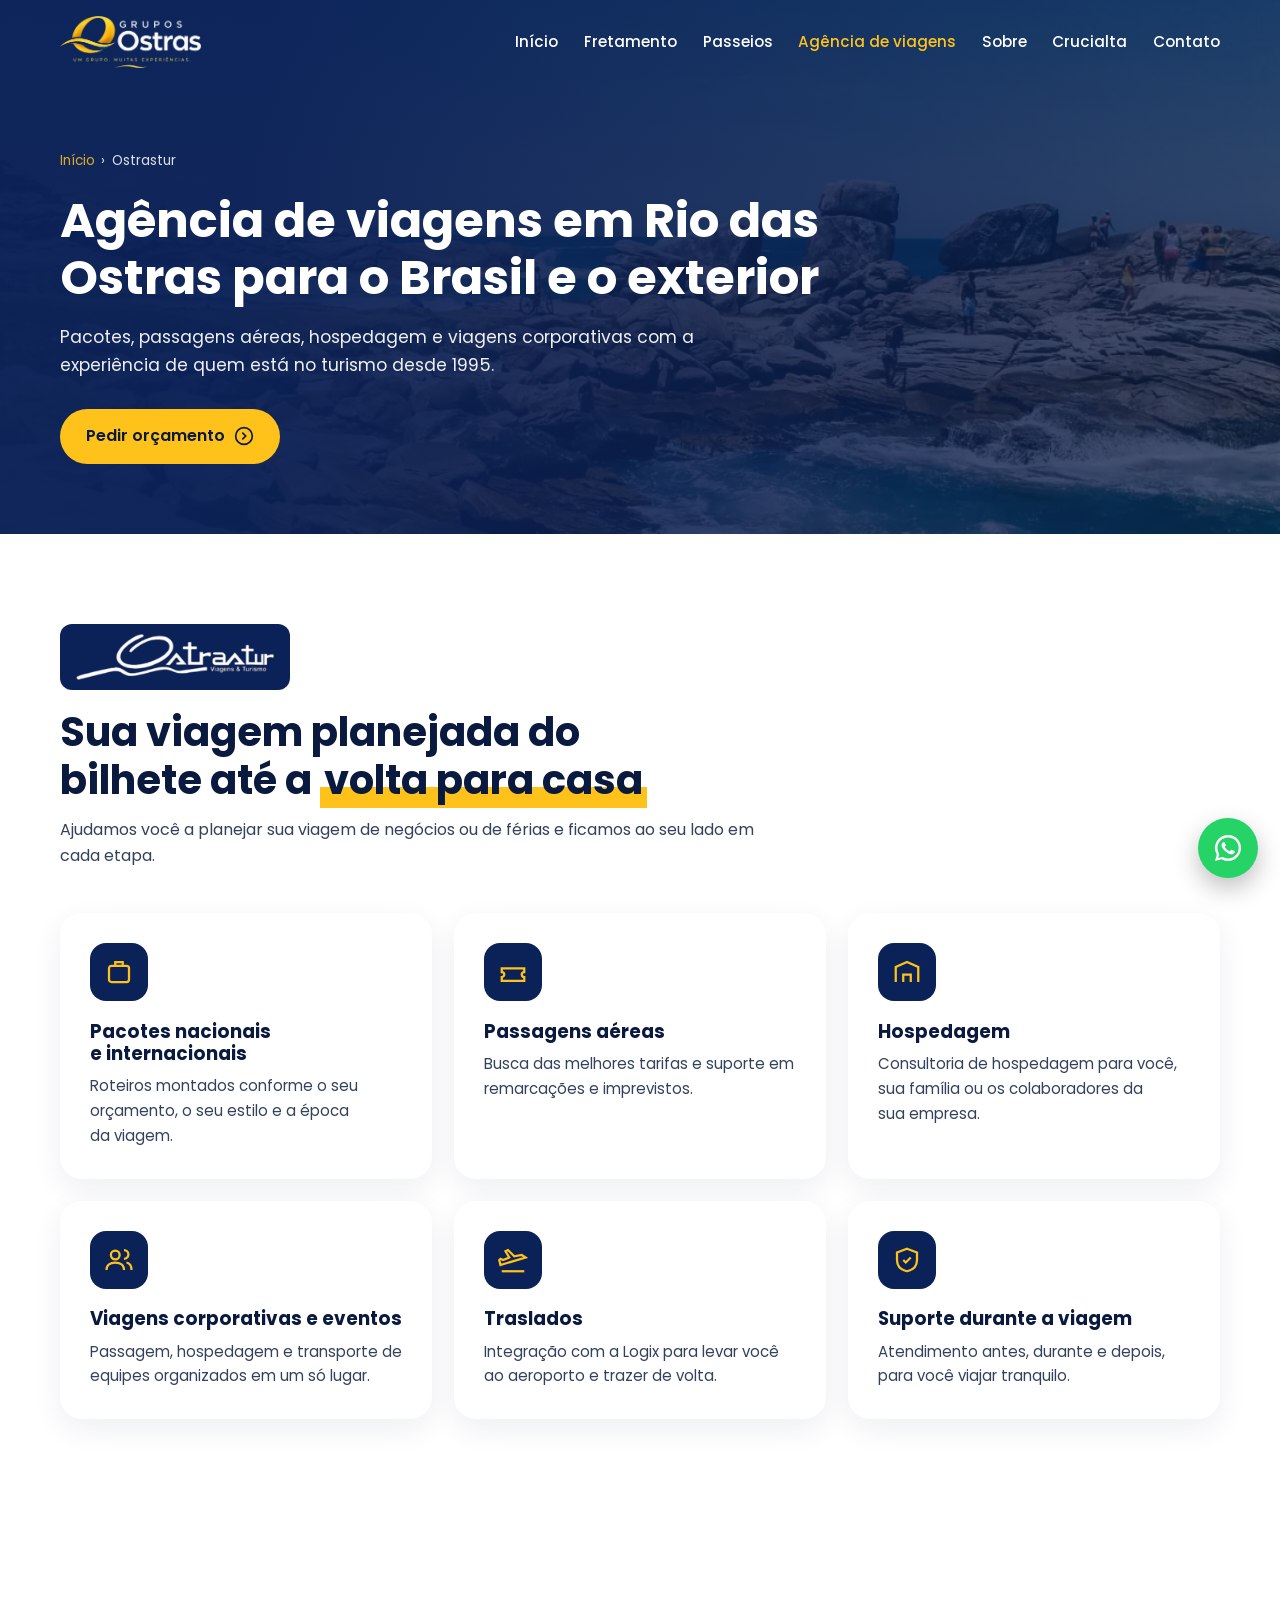
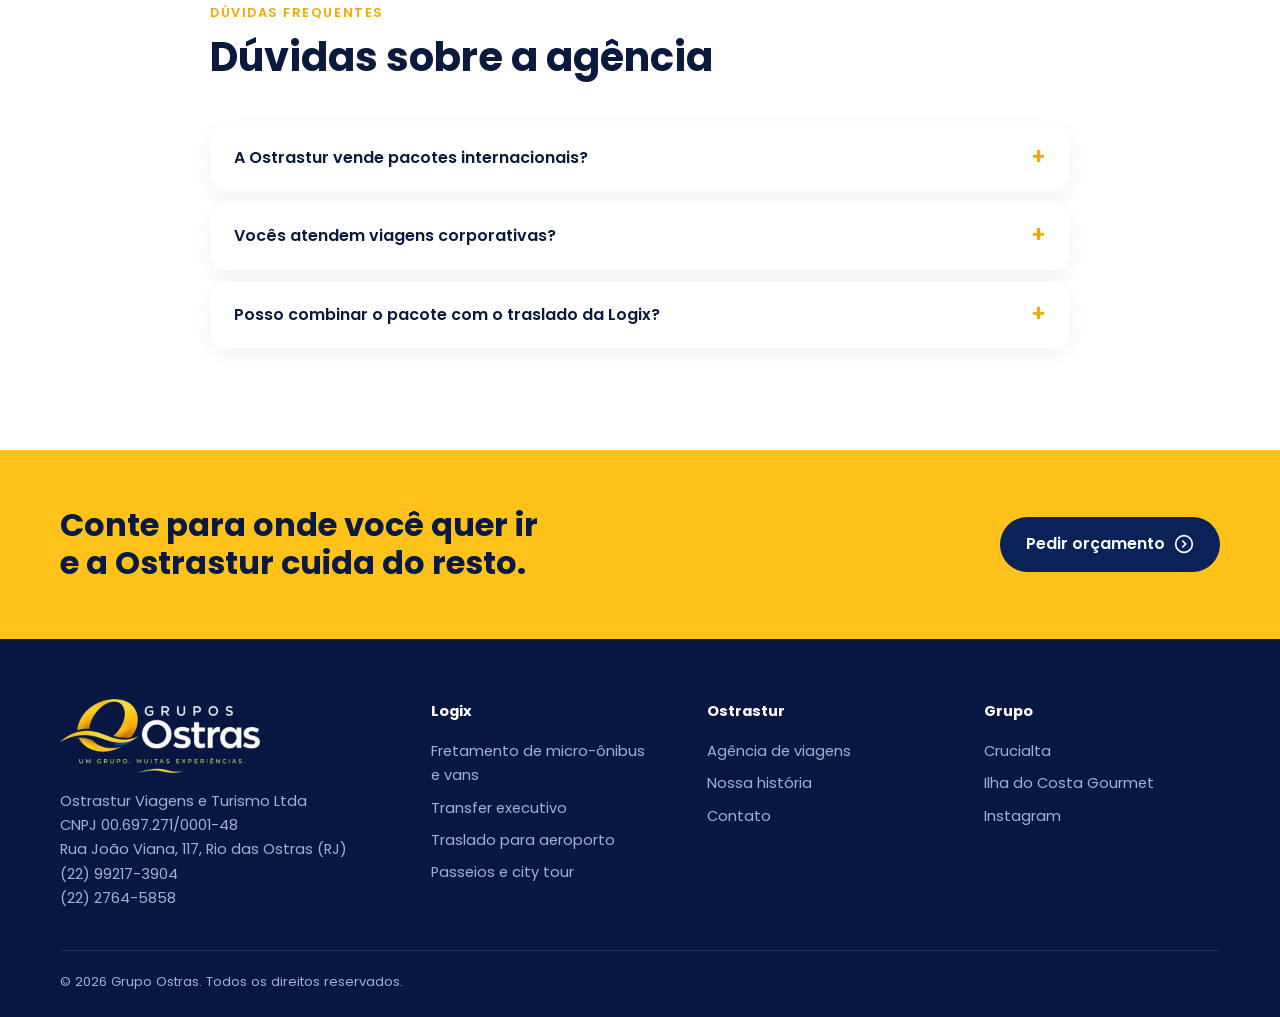
<file: ostrastur/index.html>
<!DOCTYPE html>
<html lang="pt-BR">
<head>
<meta charset="utf-8">
<meta name="viewport" content="width=device-width,initial-scale=1">
<title>Agência de Viagens em Rio das Ostras | Ostrastur</title>
<meta name="description" content="Ostrastur, agência de viagens em Rio das Ostras desde 1995: pacotes nacionais e internacionais, passagens aéreas, hospedagem e viagens corporativas.">
<link rel="canonical" href="https://grupoostras.com.br/ostrastur/">
<meta name="robots" content="index,follow">
<meta property="og:type" content="website"><meta property="og:locale" content="pt_BR">
<meta property="og:title" content="Agência de Viagens em Rio das Ostras | Ostrastur"><meta property="og:description" content="Ostrastur, agência de viagens em Rio das Ostras desde 1995: pacotes nacionais e internacionais, passagens aéreas, hospedagem e viagens corporativas.">
<meta property="og:url" content="https://grupoostras.com.br/ostrastur/"><meta property="og:image" content="https://grupoostras.com.br/img/rio.webp">
<meta name="theme-color" content="#0B2259">
<link rel="icon" href="../img/favicon.png">
<link rel="preconnect" href="https://fonts.googleapis.com"><link rel="preconnect" href="https://fonts.gstatic.com" crossorigin>
<link href="https://fonts.googleapis.com/css2?family=Poppins:wght@400;500;600;700&display=swap" rel="stylesheet">
<link rel="stylesheet" href="../style.css?v=20261126g">
<script type="application/ld+json">{"@context": "https://schema.org", "@graph": [{"@type": "Organization", "@id": "https://grupoostras.com.br/#org", "name": "Grupo Ostras", "url": "https://grupoostras.com.br/", "logo": "https://grupoostras.com.br/img/grupo.webp"}, {"@type": "BreadcrumbList", "itemListElement": [{"@type": "ListItem", "position": 1, "name": "Início", "item": "https://grupoostras.com.br/"}, {"@type": "ListItem", "position": 2, "name": "Ostrastur", "item": "https://grupoostras.com.br/ostrastur/"}]}, {"@type": ["TravelAgency", "LocalBusiness"], "@id": "https://grupoostras.com.br/#ostrastur", "name": "Ostrastur Viagens e Turismo", "telephone": "+55-22-2764-5858", "legalName": "Ostrastur Viagens e Turismo Ltda", "taxID": "00.697.271/0001-48", "foundingDate": "1995", "parentOrganization": {"@id": "https://grupoostras.com.br/#org"}, "telephone": "+55-22-99217-3904", "email": "logistica@ostrastur.com.br", "url": "https://grupoostras.com.br/ostrastur/", "image": "https://grupoostras.com.br/img/rio.webp", "address": {"@type": "PostalAddress", "streetAddress": "Rua João Viana, 117", "addressLocality": "Rio das Ostras", "addressRegion": "RJ", "addressCountry": "BR"}, "areaServed": ["Brasil", "Exterior"]}, {"@type": "FAQPage", "mainEntity": [{"@type": "Question", "name": "A Ostrastur vende pacotes internacionais?", "acceptedAnswer": {"@type": "Answer", "text": "Sim. Planejamos viagens nacionais e internacionais, com passagem, hospedagem e traslados."}}, {"@type": "Question", "name": "Vocês atendem viagens corporativas?", "acceptedAnswer": {"@type": "Answer", "text": "Sim. Organizamos passagens, hospedagem e transporte para equipes e eventos de empresas."}}, {"@type": "Question", "name": "Posso combinar o pacote com o traslado da Logix?", "acceptedAnswer": {"@type": "Answer", "text": "Sim. Essa é uma das vantagens do grupo: passagem, hospedagem e traslado resolvidos com uma só equipe."}}]}]}</script>
</head>
<body class="">
<header id="top"><nav class="wrap nav" aria-label="Menu principal"><a href="../" aria-label="Grupo Ostras, página inicial"><img src="../img/grupo.webp" alt="Logo do Grupo Ostras" width="600" height="222"></a><button class="menu" aria-label="Abrir menu" onclick="document.querySelector('.nav ul').classList.toggle('open')">☰</button><ul><li><a href="../">Início</a></li><li><a href="../logix/">Fretamento</a></li><li><a href="../passeios-regiao-dos-lagos/">Passeios</a></li><li><a href="../ostrastur/" class=act>Agência de viagens</a></li><li><a href="../sobre/">Sobre</a></li><li><a href="../crucialta/">Crucialta</a></li><li><a href="../contato/">Contato</a></li></ul></nav></header>
<main><section class="phero"><div class="wrap"><nav class="crumb" aria-label="Você está aqui"><a href="../">Início</a><span>›</span>Ostrastur</nav><h1>Agência de viagens em Rio das Ostras para o Brasil e o&nbsp;exterior</h1><p>Pacotes, passagens aéreas, hospedagem e viagens corporativas com a experiência de quem está no turismo desde 1995.</p><a class="btn" href="../contato/">Pedir orçamento <svg viewBox="0 0 24 24" fill="none" stroke="currentColor" stroke-width="2"><circle cx="12" cy="12" r="10"/><path d="M10 8l4 4-4 4"/></svg></a></div></section><section style="background:#fff"><div class="wrap"><div class="sec-h"><div class="brandbar"><img src="../img/ostrastur-w.webp" alt="Logo da Ostrastur Viagens e Turismo" width="500" height="116"></div><h2>Sua viagem planejada do bilhete até a <span class="hl">volta para&nbsp;casa</span></h2><p>Ajudamos você a planejar sua viagem de negócios ou de férias e ficamos ao seu lado em cada etapa.</p></div><div class="grid g3"><div class="card"><span class="ic"><svg viewBox="0 0 24 24"><rect x="4" y="7" width="16" height="13" rx="2"/><path d="M9 7V4h6v3"/></svg></span><h3>Pacotes nacionais e&nbsp;internacionais</h3><p>Roteiros montados conforme o seu orçamento, o seu estilo e a época da viagem.</p></div><div class="card"><span class="ic"><svg viewBox="0 0 24 24"><path d="M3 9h18v3a2 2 0 0 0 0 4v3H3v-3a2 2 0 0 0 0-4z"/></svg></span><h3>Passagens&nbsp;aéreas</h3><p>Busca das melhores tarifas e suporte em remarcações e imprevistos.</p></div><div class="card"><span class="ic"><svg viewBox="0 0 24 24"><path d="M3 20V8l9-4 9 4v12M9 20v-6h6v6"/></svg></span><h3>Hospedagem</h3><p>Consultoria de hospedagem para você, sua família ou os colaboradores da sua empresa.</p></div><div class="card"><span class="ic"><svg viewBox="0 0 24 24"><circle cx="9" cy="8" r="3.5"/><path d="M2 20c0-4 3-6 7-6s7 2 7 6M16 4a3.5 3.5 0 0 1 0 7M18 14c2.5.5 4 2.5 4 6"/></svg></span><h3>Viagens corporativas e&nbsp;eventos</h3><p>Passagem, hospedagem e transporte de equipes organizados em um só lugar.</p></div><div class="card"><span class="ic"><svg viewBox="0 0 24 24"><path d="M2 16l20-6-3-2-6 1-5-5-2 1 3 5-5 2-2-1-1 1z"/><path d="M3 21h18"/></svg></span><h3>Traslados</h3><p>Integração com a Logix para levar você ao aeroporto e trazer de volta.</p></div><div class="card"><span class="ic"><svg viewBox="0 0 24 24"><path d="M12 3l8 3v6c0 5-3.5 8-8 9-4.5-1-8-4-8-9V6z"/><path d="M9 12l2 2 4-4"/></svg></span><h3>Suporte durante a&nbsp;viagem</h3><p>Atendimento antes, durante e depois, para você viajar tranquilo.</p></div></div></div></section><section class="faq" style="background:#fff"><div class="wrap" style="max-width:860px"><div class="sec-h"><span class="tag">Dúvidas frequentes</span><h2>Dúvidas sobre a&nbsp;agência</h2></div><details><summary>A Ostrastur vende pacotes internacionais?</summary><p>Sim. Planejamos viagens nacionais e internacionais, com passagem, hospedagem e traslados.</p></details><details><summary>Vocês atendem viagens corporativas?</summary><p>Sim. Organizamos passagens, hospedagem e transporte para equipes e eventos de empresas.</p></details><details><summary>Posso combinar o pacote com o traslado da Logix?</summary><p>Sim. Essa é uma das vantagens do grupo: passagem, hospedagem e traslado resolvidos com uma só equipe.</p></details></div></section><section class="cta-band"><div class="wrap"><h2>Conte para onde você quer ir e a Ostrastur cuida do&nbsp;resto.</h2><a class="btn" href="../contato/">Pedir orçamento <svg viewBox="0 0 24 24" fill="none" stroke="currentColor" stroke-width="2"><circle cx="12" cy="12" r="10"/><path d="M10 8l4 4-4 4"/></svg></a></div></section></main>
<footer><div class="wrap fgrid">
<div><img src="../img/grupo.webp" alt="Grupo Ostras" width="600" height="222" style="width:200px;height:auto;margin-bottom:1rem" loading="lazy"><p>Ostrastur Viagens e Turismo Ltda<br>CNPJ 00.697.271/0001-48<br>Rua João Viana, 117, Rio das Ostras (RJ)<br><a href="https://wa.me/5522992173904">(22) 99217-3904</a><br><a href="tel:+552227645858">(22) 2764-5858</a></p></div>
<div><h4>Logix</h4><ul><li><a href="../logix/fretamento-de-micro-onibus-e-vans/">Fretamento de micro-ônibus e vans</a></li><li><a href="../logix/transfer-executivo/">Transfer executivo</a></li><li><a href="../logix/traslado-aeroporto/">Traslado para aeroporto</a></li><li><a href="../passeios-regiao-dos-lagos/">Passeios e city tour</a></li></ul></div>
<div><h4>Ostrastur</h4><ul><li><a href="../ostrastur/">Agência de viagens</a></li><li><a href="../sobre/">Nossa história</a></li><li><a href="../contato/">Contato</a></li></ul></div>
<div><h4>Grupo</h4><ul><li><a href="../crucialta/">Crucialta</a></li><li><a href="../ilha-do-costa/">Ilha do Costa Gourmet</a></li><li><a href="https://www.instagram.com/ostrasturviagenseturismo" rel="noopener" target="_blank">Instagram</a></li></ul></div>
</div><div class="wrap copy">© 2026 Grupo Ostras. Todos os direitos reservados.</div></footer>
<a class="wa" href="https://wa.me/5522992173904" aria-label="Falar no WhatsApp" target="_blank" rel="noopener"><svg viewBox="0 0 32 32"><path d="M16 3a13 13 0 0 0-11.2 19.6L3 29l6.6-1.7A13 13 0 1 0 16 3zm0 23.6a10.6 10.6 0 0 1-5.4-1.5l-.4-.2-3.9 1 1-3.8-.2-.4A10.6 10.6 0 1 1 16 26.6zm5.8-7.9c-.3-.2-1.9-.9-2.2-1s-.5-.2-.7.2-.8 1-1 1.2-.4.2-.7 0a8.7 8.7 0 0 1-4.3-3.8c-.3-.6.3-.5.9-1.7a.6.6 0 0 0 0-.5l-1-2.4c-.3-.6-.5-.5-.7-.5h-.6a1.2 1.2 0 0 0-.9.4 3.6 3.6 0 0 0-1.1 2.7 6.3 6.3 0 0 0 1.3 3.3 14.4 14.4 0 0 0 5.5 4.9c2 .9 2.9.9 3.9.8a3.4 3.4 0 0 0 2.2-1.6 2.8 2.8 0 0 0 .2-1.6c-.1-.1-.3-.2-.6-.4z"/></svg></a>
<script>
const h=document.getElementById('top');addEventListener('scroll',()=>h.classList.toggle('on',scrollY>40));
const f=document.getElementById('f');if(f)f.addEventListener('submit',e=>{e.preventDefault();const d=new FormData(f);
const t=`Olá! Meu nome é ${d.get('nome')}.\nServiço: ${d.get('serv')}\nOrigem: ${d.get('orig')||''}\nDestino: ${d.get('dest')||''}\nData: ${d.get('data')||''}\nPassageiros: ${d.get('pax')||''}\n${d.get('msg')||''}`;
open('https://wa.me/5522992173904?text='+encodeURIComponent(t),'_blank')});
</script>
</body>
</html>
</file>
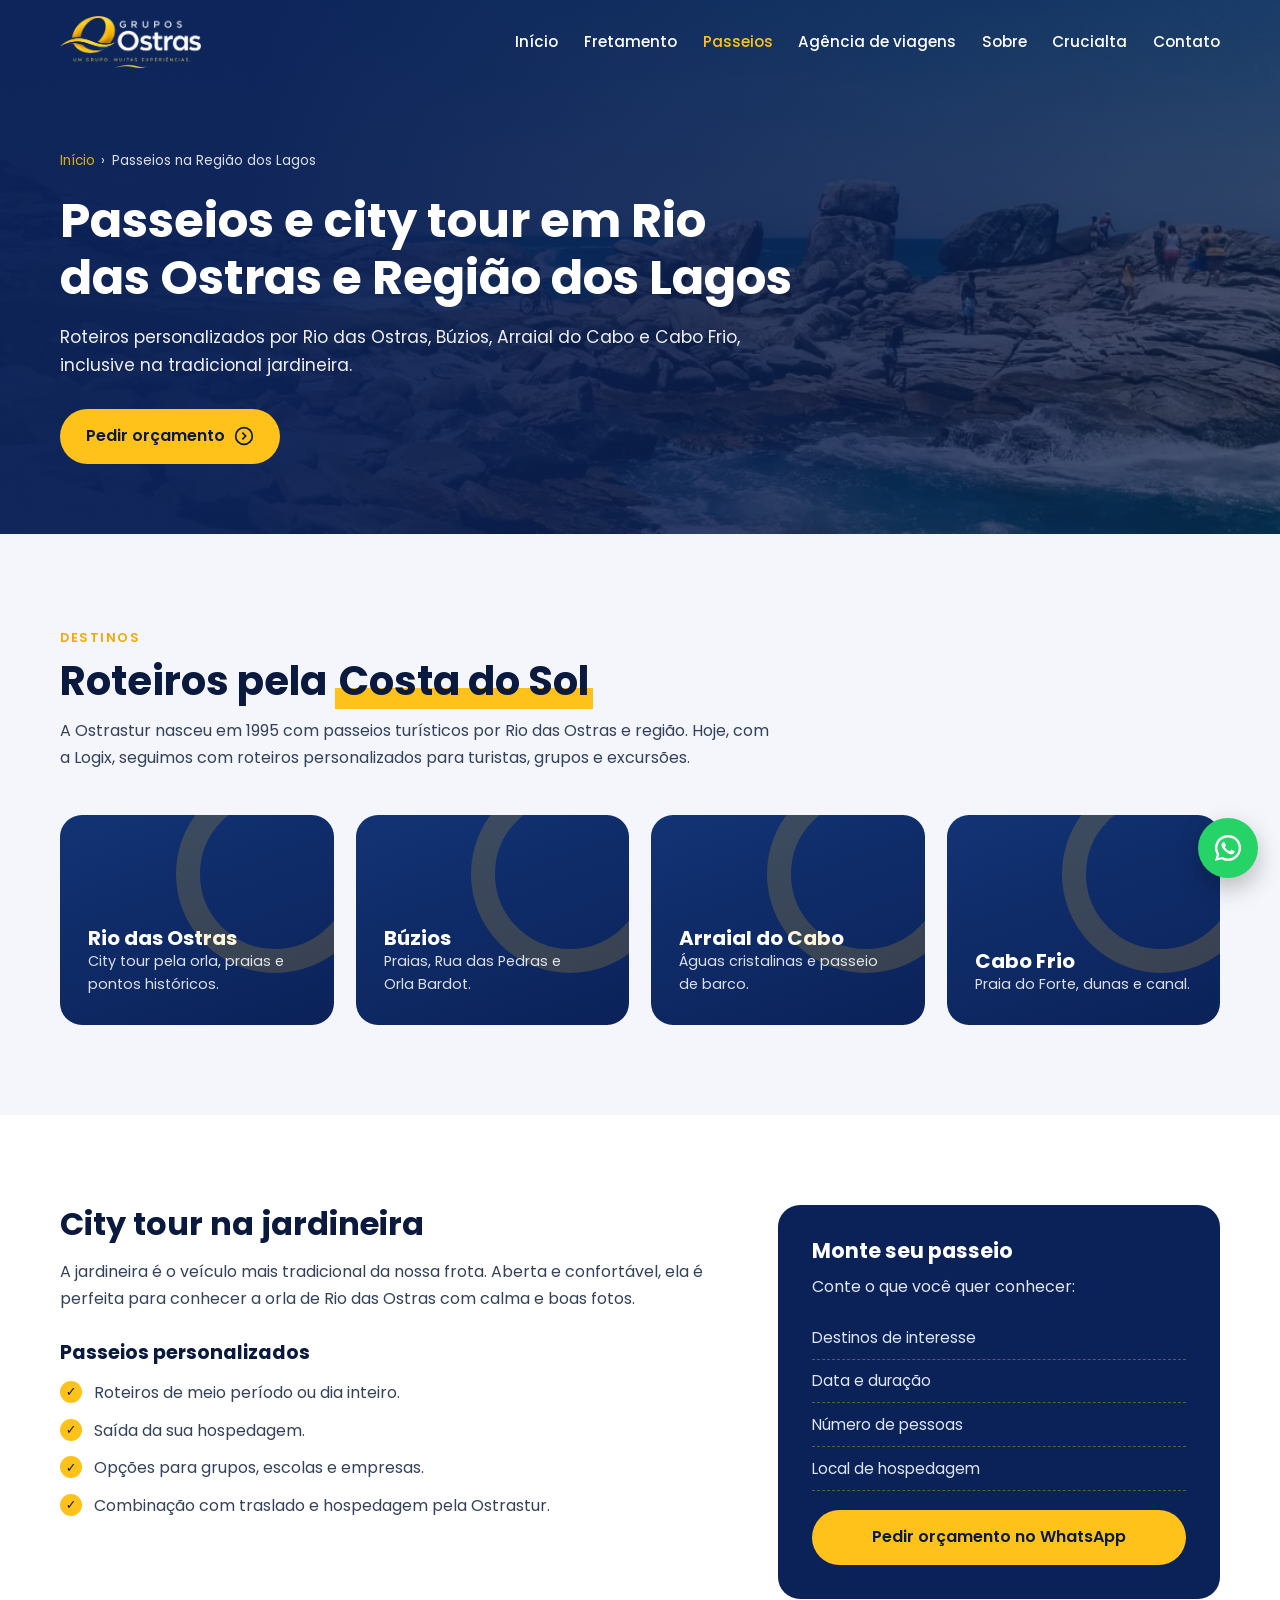
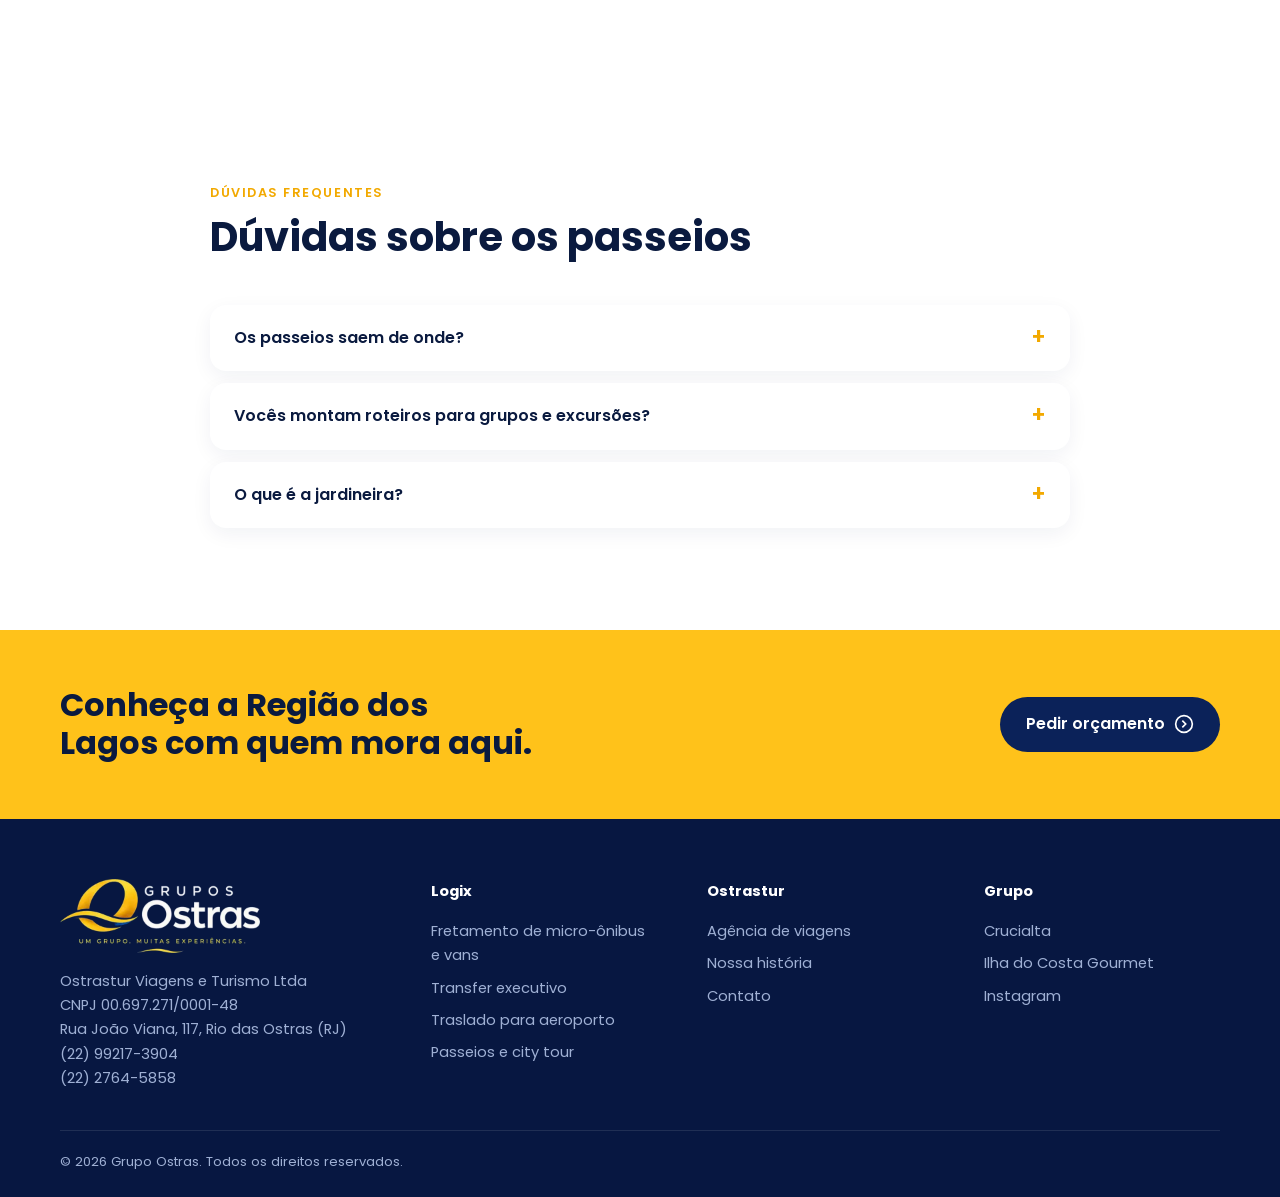
<file: passeios-regiao-dos-lagos/index.html>
<!DOCTYPE html>
<html lang="pt-BR">
<head>
<meta charset="utf-8">
<meta name="viewport" content="width=device-width,initial-scale=1">
<title>Passeios e City Tour em Rio das Ostras e Região dos Lagos | Logix</title>
<meta name="description" content="Passeios e city tour em Rio das Ostras, Búzios, Arraial do Cabo e Cabo Frio. Roteiros personalizados e a tradicional jardineira turística.">
<link rel="canonical" href="https://grupoostras.com.br/passeios-regiao-dos-lagos/">
<meta name="robots" content="index,follow">
<meta property="og:type" content="website"><meta property="og:locale" content="pt_BR">
<meta property="og:title" content="Passeios e City Tour em Rio das Ostras e Região dos Lagos | Logix"><meta property="og:description" content="Passeios e city tour em Rio das Ostras, Búzios, Arraial do Cabo e Cabo Frio. Roteiros personalizados e a tradicional jardineira turística.">
<meta property="og:url" content="https://grupoostras.com.br/passeios-regiao-dos-lagos/"><meta property="og:image" content="https://grupoostras.com.br/img/rio.webp">
<meta name="theme-color" content="#0B2259">
<link rel="icon" href="../img/favicon.png">
<link rel="preconnect" href="https://fonts.googleapis.com"><link rel="preconnect" href="https://fonts.gstatic.com" crossorigin>
<link href="https://fonts.googleapis.com/css2?family=Poppins:wght@400;500;600;700&display=swap" rel="stylesheet">
<link rel="stylesheet" href="../style.css?v=20261126g">
<script type="application/ld+json">{"@context": "https://schema.org", "@graph": [{"@type": "Organization", "@id": "https://grupoostras.com.br/#org", "name": "Grupo Ostras", "url": "https://grupoostras.com.br/", "logo": "https://grupoostras.com.br/img/grupo.webp"}, {"@type": "BreadcrumbList", "itemListElement": [{"@type": "ListItem", "position": 1, "name": "Início", "item": "https://grupoostras.com.br/"}, {"@type": "ListItem", "position": 2, "name": "Passeios na Região dos Lagos", "item": "https://grupoostras.com.br/passeios-regiao-dos-lagos/"}]}, {"@type": "LocalBusiness", "@id": "https://grupoostras.com.br/logix/#business", "name": "Logix Transporte e Fretamento", "parentOrganization": {"@id": "https://grupoostras.com.br/#org"}, "telephone": "+55-22-99217-3904", "url": "https://grupoostras.com.br/logix/", "address": {"@type": "PostalAddress", "streetAddress": "Rua João Viana, 117", "addressLocality": "Rio das Ostras", "addressRegion": "RJ", "addressCountry": "BR"}, "image": "https://grupoostras.com.br/img/logix.webp", "areaServed": [{"@type": "State", "name": "Rio de Janeiro"}, {"@type": "State", "name": "Espírito Santo"}, {"@type": "State", "name": "Minas Gerais"}, {"@type": "State", "name": "São Paulo"}]}, {"@type": "TouristTrip", "name": "Passeios e city tour na Região dos Lagos", "url": "https://grupoostras.com.br/passeios-regiao-dos-lagos/", "provider": {"@id": "https://grupoostras.com.br/logix/#business"}, "itinerary": [{"@type": "City", "name": "Rio das Ostras"}, {"@type": "City", "name": "Búzios"}, {"@type": "City", "name": "Arraial do Cabo"}, {"@type": "City", "name": "Cabo Frio"}]}, {"@type": "FAQPage", "mainEntity": [{"@type": "Question", "name": "Os passeios saem de onde?", "acceptedAnswer": {"@type": "Answer", "text": "A saída pode ser de Rio das Ostras ou da sua hospedagem na Região dos Lagos, conforme o roteiro combinado."}}, {"@type": "Question", "name": "Vocês montam roteiros para grupos e excursões?", "acceptedAnswer": {"@type": "Answer", "text": "Sim. Montamos roteiros personalizados para grupos, escolas, empresas e agências de turismo."}}, {"@type": "Question", "name": "O que é a jardineira?", "acceptedAnswer": {"@type": "Answer", "text": "É o veículo turístico aberto da Ostrastur, usado em city tours e passeios pela orla."}}]}]}</script>
</head>
<body class="">
<header id="top"><nav class="wrap nav" aria-label="Menu principal"><a href="../" aria-label="Grupo Ostras, página inicial"><img src="../img/grupo.webp" alt="Logo do Grupo Ostras" width="600" height="222"></a><button class="menu" aria-label="Abrir menu" onclick="document.querySelector('.nav ul').classList.toggle('open')">☰</button><ul><li><a href="../">Início</a></li><li><a href="../logix/">Fretamento</a></li><li><a href="../passeios-regiao-dos-lagos/" class=act>Passeios</a></li><li><a href="../ostrastur/">Agência de viagens</a></li><li><a href="../sobre/">Sobre</a></li><li><a href="../crucialta/">Crucialta</a></li><li><a href="../contato/">Contato</a></li></ul></nav></header>
<main><section class="phero"><div class="wrap"><nav class="crumb" aria-label="Você está aqui"><a href="../">Início</a><span>›</span>Passeios na Região dos Lagos</nav><h1>Passeios e city tour em Rio das Ostras e Região dos&nbsp;Lagos</h1><p>Roteiros personalizados por Rio das Ostras, Búzios, Arraial do Cabo e Cabo Frio, inclusive na tradicional jardineira.</p><a class="btn" href="../contato/">Pedir orçamento <svg viewBox="0 0 24 24" fill="none" stroke="currentColor" stroke-width="2"><circle cx="12" cy="12" r="10"/><path d="M10 8l4 4-4 4"/></svg></a></div></section><section><div class="wrap"><div class="sec-h"><span class="tag">Destinos</span><h2>Roteiros pela <span class="hl">Costa do&nbsp;Sol</span></h2><p>A Ostrastur nasceu em 1995 com passeios turísticos por Rio das Ostras e região. Hoje, com a Logix, seguimos com roteiros personalizados para turistas, grupos e excursões.</p></div><div class="grid g4"><div class="dest"><h3>Rio das&nbsp;Ostras</h3><p>City tour pela orla, praias e pontos históricos.</p></div><div class="dest"><h3>Búzios</h3><p>Praias, Rua das Pedras e Orla Bardot.</p></div><div class="dest"><h3>Arraial do&nbsp;Cabo</h3><p>Águas cristalinas e passeio de barco.</p></div><div class="dest"><h3>Cabo&nbsp;Frio</h3><p>Praia do Forte, dunas e canal.</p></div></div></div></section>
<section style="background:#fff"><div class="wrap two"><div class="prose"><h2>City tour na&nbsp;jardineira</h2><p>A jardineira é o veículo mais tradicional da nossa frota. Aberta e confortável, ela é perfeita para conhecer a orla de Rio das Ostras com calma e boas fotos.</p>
<h3>Passeios&nbsp;personalizados</h3><ul class="check"><li>Roteiros de meio período ou dia inteiro.</li><li>Saída da sua hospedagem.</li><li>Opções para grupos, escolas e empresas.</li><li>Combinação com traslado e hospedagem pela Ostrastur.</li></ul></div><aside class="aside"><h3>Monte seu&nbsp;passeio</h3><p>Conte o que você quer conhecer:</p><ul><li>Destinos de interesse</li><li>Data e duração</li><li>Número de pessoas</li><li>Local de hospedagem</li></ul><a class="btn" href="https://wa.me/5522992173904?text=Olá!%20Quero%20montar%20um%20passeio%20na%20Região%20dos%20Lagos." target="_blank" rel="noopener">Pedir orçamento no WhatsApp</a></aside></div></section><section class="faq" style="background:#fff"><div class="wrap" style="max-width:860px"><div class="sec-h"><span class="tag">Dúvidas frequentes</span><h2>Dúvidas sobre os&nbsp;passeios</h2></div><details><summary>Os passeios saem de onde?</summary><p>A saída pode ser de Rio das Ostras ou da sua hospedagem na Região dos Lagos, conforme o roteiro combinado.</p></details><details><summary>Vocês montam roteiros para grupos e excursões?</summary><p>Sim. Montamos roteiros personalizados para grupos, escolas, empresas e agências de turismo.</p></details><details><summary>O que é a jardineira?</summary><p>É o veículo turístico aberto da Ostrastur, usado em city tours e passeios pela orla.</p></details></div></section><section class="cta-band"><div class="wrap"><h2>Conheça a Região dos Lagos com quem mora&nbsp;aqui.</h2><a class="btn" href="../contato/">Pedir orçamento <svg viewBox="0 0 24 24" fill="none" stroke="currentColor" stroke-width="2"><circle cx="12" cy="12" r="10"/><path d="M10 8l4 4-4 4"/></svg></a></div></section></main>
<footer><div class="wrap fgrid">
<div><img src="../img/grupo.webp" alt="Grupo Ostras" width="600" height="222" style="width:200px;height:auto;margin-bottom:1rem" loading="lazy"><p>Ostrastur Viagens e Turismo Ltda<br>CNPJ 00.697.271/0001-48<br>Rua João Viana, 117, Rio das Ostras (RJ)<br><a href="https://wa.me/5522992173904">(22) 99217-3904</a><br><a href="tel:+552227645858">(22) 2764-5858</a></p></div>
<div><h4>Logix</h4><ul><li><a href="../logix/fretamento-de-micro-onibus-e-vans/">Fretamento de micro-ônibus e vans</a></li><li><a href="../logix/transfer-executivo/">Transfer executivo</a></li><li><a href="../logix/traslado-aeroporto/">Traslado para aeroporto</a></li><li><a href="../passeios-regiao-dos-lagos/">Passeios e city tour</a></li></ul></div>
<div><h4>Ostrastur</h4><ul><li><a href="../ostrastur/">Agência de viagens</a></li><li><a href="../sobre/">Nossa história</a></li><li><a href="../contato/">Contato</a></li></ul></div>
<div><h4>Grupo</h4><ul><li><a href="../crucialta/">Crucialta</a></li><li><a href="../ilha-do-costa/">Ilha do Costa Gourmet</a></li><li><a href="https://www.instagram.com/ostrasturviagenseturismo" rel="noopener" target="_blank">Instagram</a></li></ul></div>
</div><div class="wrap copy">© 2026 Grupo Ostras. Todos os direitos reservados.</div></footer>
<a class="wa" href="https://wa.me/5522992173904" aria-label="Falar no WhatsApp" target="_blank" rel="noopener"><svg viewBox="0 0 32 32"><path d="M16 3a13 13 0 0 0-11.2 19.6L3 29l6.6-1.7A13 13 0 1 0 16 3zm0 23.6a10.6 10.6 0 0 1-5.4-1.5l-.4-.2-3.9 1 1-3.8-.2-.4A10.6 10.6 0 1 1 16 26.6zm5.8-7.9c-.3-.2-1.9-.9-2.2-1s-.5-.2-.7.2-.8 1-1 1.2-.4.2-.7 0a8.7 8.7 0 0 1-4.3-3.8c-.3-.6.3-.5.9-1.7a.6.6 0 0 0 0-.5l-1-2.4c-.3-.6-.5-.5-.7-.5h-.6a1.2 1.2 0 0 0-.9.4 3.6 3.6 0 0 0-1.1 2.7 6.3 6.3 0 0 0 1.3 3.3 14.4 14.4 0 0 0 5.5 4.9c2 .9 2.9.9 3.9.8a3.4 3.4 0 0 0 2.2-1.6 2.8 2.8 0 0 0 .2-1.6c-.1-.1-.3-.2-.6-.4z"/></svg></a>
<script>
const h=document.getElementById('top');addEventListener('scroll',()=>h.classList.toggle('on',scrollY>40));
const f=document.getElementById('f');if(f)f.addEventListener('submit',e=>{e.preventDefault();const d=new FormData(f);
const t=`Olá! Meu nome é ${d.get('nome')}.\nServiço: ${d.get('serv')}\nOrigem: ${d.get('orig')||''}\nDestino: ${d.get('dest')||''}\nData: ${d.get('data')||''}\nPassageiros: ${d.get('pax')||''}\n${d.get('msg')||''}`;
open('https://wa.me/5522992173904?text='+encodeURIComponent(t),'_blank')});
</script>
</body>
</html>
</file>
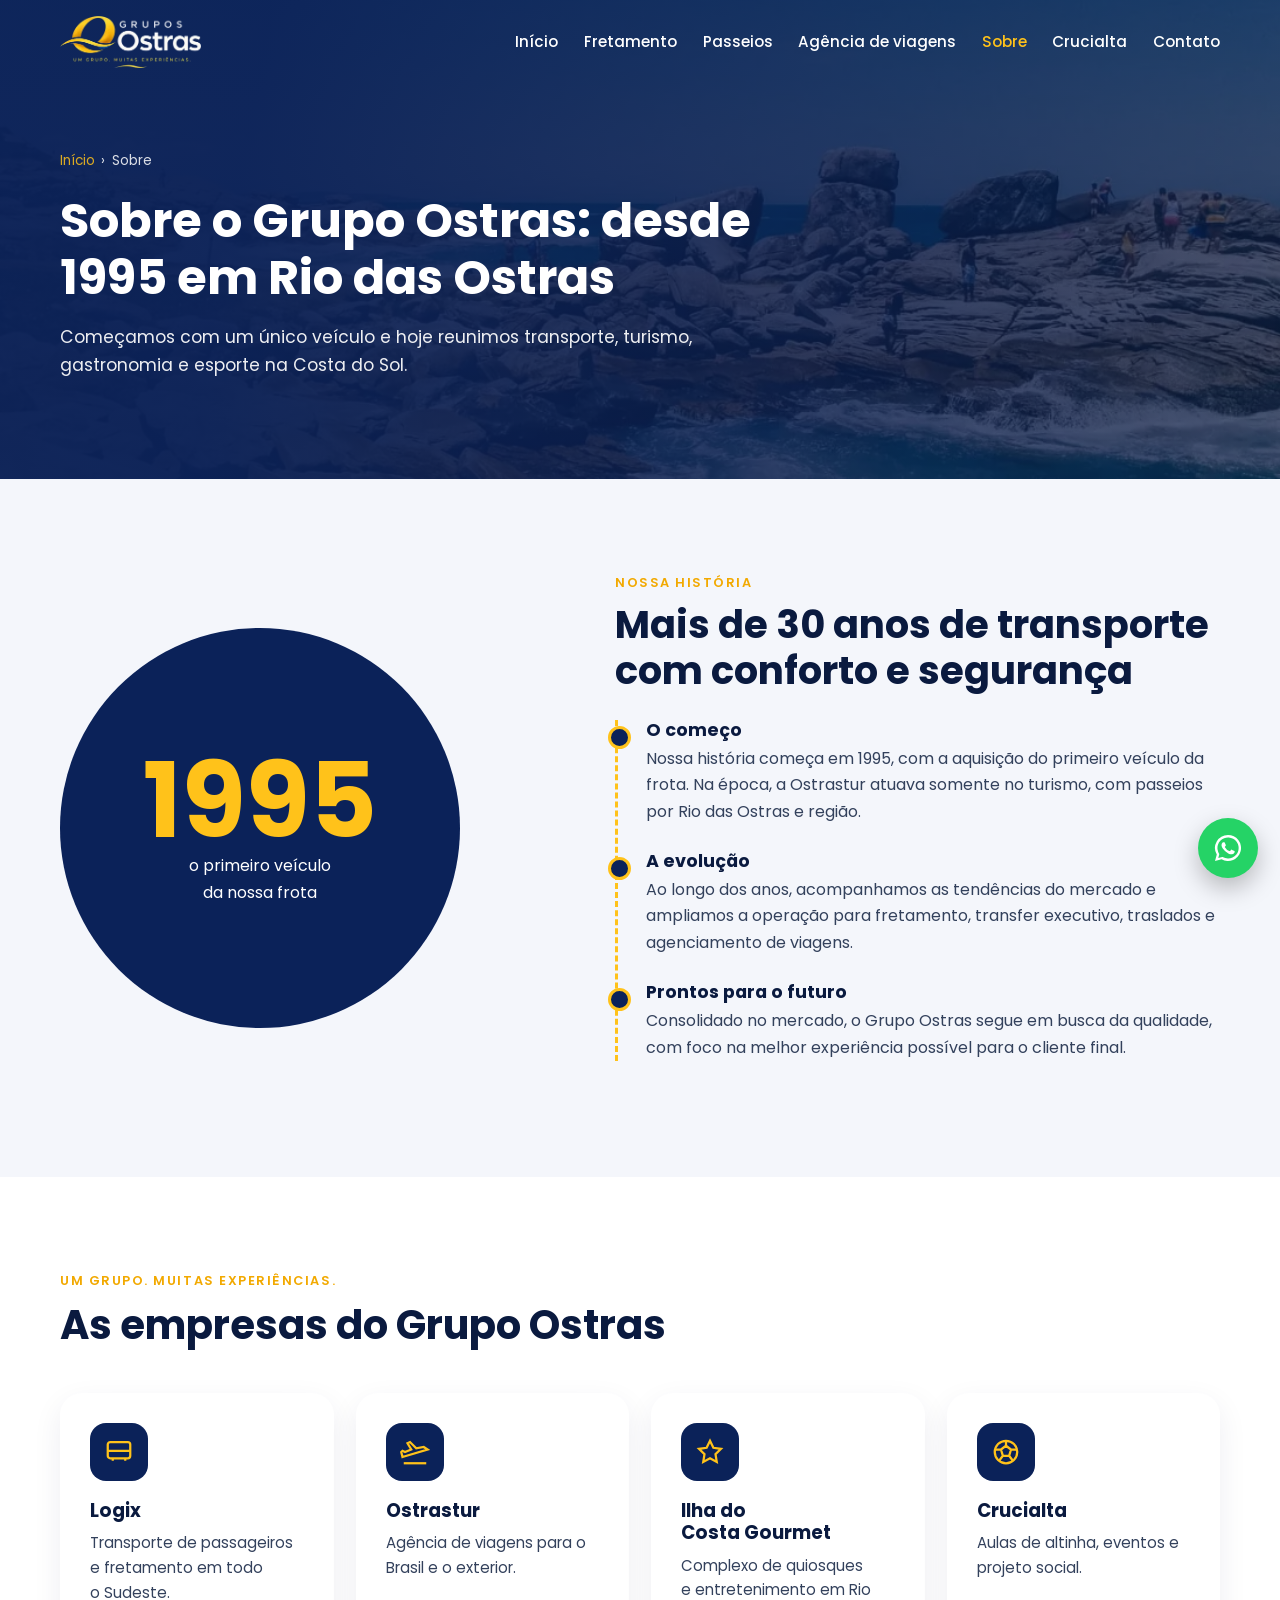
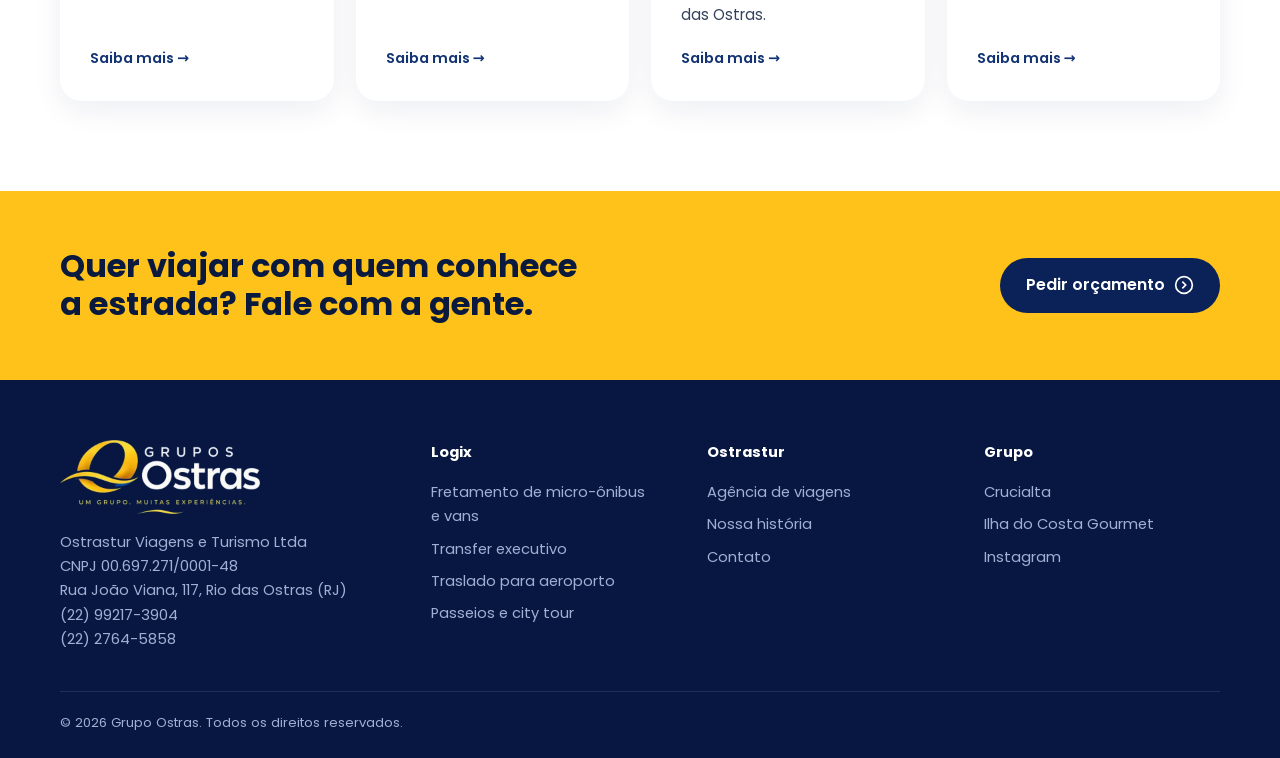
<file: sobre/index.html>
<!DOCTYPE html>
<html lang="pt-BR">
<head>
<meta charset="utf-8">
<meta name="viewport" content="width=device-width,initial-scale=1">
<title>Sobre o Grupo Ostras: Desde 1995 em Rio das Ostras</title>
<meta name="description" content="Conheça a história do Grupo Ostras, que começou em 1995 com um veículo e hoje reúne Logix, Brazilian Log, Ostrastur, Ilha do Costa Gourmet e Crucialta.">
<link rel="canonical" href="https://grupoostras.com.br/sobre/">
<meta name="robots" content="index,follow">
<meta property="og:type" content="website"><meta property="og:locale" content="pt_BR">
<meta property="og:title" content="Sobre o Grupo Ostras: Desde 1995 em Rio das Ostras"><meta property="og:description" content="Conheça a história do Grupo Ostras, que começou em 1995 com um veículo e hoje reúne Logix, Brazilian Log, Ostrastur, Ilha do Costa Gourmet e Crucialta.">
<meta property="og:url" content="https://grupoostras.com.br/sobre/"><meta property="og:image" content="https://grupoostras.com.br/img/rio.webp">
<meta name="theme-color" content="#0B2259">
<link rel="icon" href="../img/favicon.png">
<link rel="preconnect" href="https://fonts.googleapis.com"><link rel="preconnect" href="https://fonts.gstatic.com" crossorigin>
<link href="https://fonts.googleapis.com/css2?family=Poppins:wght@400;500;600;700&display=swap" rel="stylesheet">
<link rel="stylesheet" href="../style.css?v=20261126g">
<script type="application/ld+json">{"@context": "https://schema.org", "@graph": [{"@type": "Organization", "@id": "https://grupoostras.com.br/#org", "name": "Grupo Ostras", "url": "https://grupoostras.com.br/", "logo": "https://grupoostras.com.br/img/grupo.webp"}, {"@type": "BreadcrumbList", "itemListElement": [{"@type": "ListItem", "position": 1, "name": "Início", "item": "https://grupoostras.com.br/"}, {"@type": "ListItem", "position": 2, "name": "Sobre", "item": "https://grupoostras.com.br/sobre/"}]}, {"@type": "AboutPage", "url": "https://grupoostras.com.br/sobre/", "about": {"@id": "https://grupoostras.com.br/#org"}}]}</script>
</head>
<body class="">
<header id="top"><nav class="wrap nav" aria-label="Menu principal"><a href="../" aria-label="Grupo Ostras, página inicial"><img src="../img/grupo.webp" alt="Logo do Grupo Ostras" width="600" height="222"></a><button class="menu" aria-label="Abrir menu" onclick="document.querySelector('.nav ul').classList.toggle('open')">☰</button><ul><li><a href="../">Início</a></li><li><a href="../logix/">Fretamento</a></li><li><a href="../passeios-regiao-dos-lagos/">Passeios</a></li><li><a href="../ostrastur/">Agência de viagens</a></li><li><a href="../sobre/" class=act>Sobre</a></li><li><a href="../crucialta/">Crucialta</a></li><li><a href="../contato/">Contato</a></li></ul></nav></header>
<main><section class="phero"><div class="wrap"><nav class="crumb" aria-label="Você está aqui"><a href="../">Início</a><span>›</span>Sobre</nav><h1>Sobre o Grupo Ostras: desde 1995 em Rio das&nbsp;Ostras</h1><p>Começamos com um único veículo e hoje reunimos transporte, turismo, gastronomia e esporte na Costa do Sol.</p></div></section><section><div class="wrap hist"><div class="year"><div><b>1995</b>o primeiro veículo<br>da nossa frota</div></div><div><span class="tag">Nossa história</span>
<h2 style="font-size:clamp(1.7rem,3.4vw,2.4rem);margin-bottom:1.6rem">Mais de 30 anos de transporte com conforto e&nbsp;segurança</h2>
<ul class="tl"><li><h3>O&nbsp;começo</h3><p>Nossa história começa em 1995, com a aquisição do primeiro veículo da frota. Na época, a Ostrastur atuava somente no turismo, com passeios por Rio das Ostras e região.</p></li>
<li><h3>A&nbsp;evolução</h3><p>Ao longo dos anos, acompanhamos as tendências do mercado e ampliamos a operação para fretamento, transfer executivo, traslados e agenciamento de viagens.</p></li>
<li><h3>Prontos para o&nbsp;futuro</h3><p>Consolidado no mercado, o Grupo Ostras segue em busca da qualidade, com foco na melhor experiência possível para o cliente final.</p></li></ul></div></div></section>
<section style="background:#fff"><div class="wrap"><div class="sec-h"><span class="tag">Um grupo. Muitas experiências.</span><h2>As empresas do Grupo&nbsp;Ostras</h2></div><div class="grid g4"><a class="card" href="../logix/"><span class="ic"><svg viewBox="0 0 24 24"><rect x="3" y="4" width="18" height="13" rx="2"/><path d="M3 11h18M7 17v2M17 17v2"/></svg></span><h3>Logix</h3><p>Transporte de passageiros e fretamento em todo o Sudeste.</p><span class="more">Saiba mais</span></a><a class="card" href="../ostrastur/"><span class="ic"><svg viewBox="0 0 24 24"><path d="M2 16l20-6-3-2-6 1-5-5-2 1 3 5-5 2-2-1-1 1z"/><path d="M3 21h18"/></svg></span><h3>Ostrastur</h3><p>Agência de viagens para o Brasil e o exterior.</p><span class="more">Saiba mais</span></a><a class="card" href="../ilha-do-costa/"><span class="ic"><svg viewBox="0 0 24 24"><path d="M12 3l2.7 5.6 6.1.9-4.4 4.3 1 6.1L12 17l-5.4 2.9 1-6.1L3.2 9.5l6.1-.9z"/></svg></span><h3>Ilha do Costa&nbsp;Gourmet</h3><p>Complexo de quiosques e entretenimento em Rio das Ostras.</p><span class="more">Saiba mais</span></a><a class="card" href="../crucialta/"><span class="ic"><svg viewBox="0 0 24 24"><circle cx="12" cy="12" r="9"/><path d="M12 3v4l-4 3 1.5 5h5L16 10l-4-3M3.5 10l4.5 0M20.5 10H16M9.5 15l-3 4M14.5 15l3 4"/></svg></span><h3>Crucialta</h3><p>Aulas de altinha, eventos e projeto social.</p><span class="more">Saiba mais</span></a></div></div></section><section class="cta-band"><div class="wrap"><h2>Quer viajar com quem conhece a estrada? Fale com a&nbsp;gente.</h2><a class="btn" href="../contato/">Pedir orçamento <svg viewBox="0 0 24 24" fill="none" stroke="currentColor" stroke-width="2"><circle cx="12" cy="12" r="10"/><path d="M10 8l4 4-4 4"/></svg></a></div></section></main>
<footer><div class="wrap fgrid">
<div><img src="../img/grupo.webp" alt="Grupo Ostras" width="600" height="222" style="width:200px;height:auto;margin-bottom:1rem" loading="lazy"><p>Ostrastur Viagens e Turismo Ltda<br>CNPJ 00.697.271/0001-48<br>Rua João Viana, 117, Rio das Ostras (RJ)<br><a href="https://wa.me/5522992173904">(22) 99217-3904</a><br><a href="tel:+552227645858">(22) 2764-5858</a></p></div>
<div><h4>Logix</h4><ul><li><a href="../logix/fretamento-de-micro-onibus-e-vans/">Fretamento de micro-ônibus e vans</a></li><li><a href="../logix/transfer-executivo/">Transfer executivo</a></li><li><a href="../logix/traslado-aeroporto/">Traslado para aeroporto</a></li><li><a href="../passeios-regiao-dos-lagos/">Passeios e city tour</a></li></ul></div>
<div><h4>Ostrastur</h4><ul><li><a href="../ostrastur/">Agência de viagens</a></li><li><a href="../sobre/">Nossa história</a></li><li><a href="../contato/">Contato</a></li></ul></div>
<div><h4>Grupo</h4><ul><li><a href="../crucialta/">Crucialta</a></li><li><a href="../ilha-do-costa/">Ilha do Costa Gourmet</a></li><li><a href="https://www.instagram.com/ostrasturviagenseturismo" rel="noopener" target="_blank">Instagram</a></li></ul></div>
</div><div class="wrap copy">© 2026 Grupo Ostras. Todos os direitos reservados.</div></footer>
<a class="wa" href="https://wa.me/5522992173904" aria-label="Falar no WhatsApp" target="_blank" rel="noopener"><svg viewBox="0 0 32 32"><path d="M16 3a13 13 0 0 0-11.2 19.6L3 29l6.6-1.7A13 13 0 1 0 16 3zm0 23.6a10.6 10.6 0 0 1-5.4-1.5l-.4-.2-3.9 1 1-3.8-.2-.4A10.6 10.6 0 1 1 16 26.6zm5.8-7.9c-.3-.2-1.9-.9-2.2-1s-.5-.2-.7.2-.8 1-1 1.2-.4.2-.7 0a8.7 8.7 0 0 1-4.3-3.8c-.3-.6.3-.5.9-1.7a.6.6 0 0 0 0-.5l-1-2.4c-.3-.6-.5-.5-.7-.5h-.6a1.2 1.2 0 0 0-.9.4 3.6 3.6 0 0 0-1.1 2.7 6.3 6.3 0 0 0 1.3 3.3 14.4 14.4 0 0 0 5.5 4.9c2 .9 2.9.9 3.9.8a3.4 3.4 0 0 0 2.2-1.6 2.8 2.8 0 0 0 .2-1.6c-.1-.1-.3-.2-.6-.4z"/></svg></a>
<script>
const h=document.getElementById('top');addEventListener('scroll',()=>h.classList.toggle('on',scrollY>40));
const f=document.getElementById('f');if(f)f.addEventListener('submit',e=>{e.preventDefault();const d=new FormData(f);
const t=`Olá! Meu nome é ${d.get('nome')}.\nServiço: ${d.get('serv')}\nOrigem: ${d.get('orig')||''}\nDestino: ${d.get('dest')||''}\nData: ${d.get('data')||''}\nPassageiros: ${d.get('pax')||''}\n${d.get('msg')||''}`;
open('https://wa.me/5522992173904?text='+encodeURIComponent(t),'_blank')});
</script>
</body>
</html>
</file>
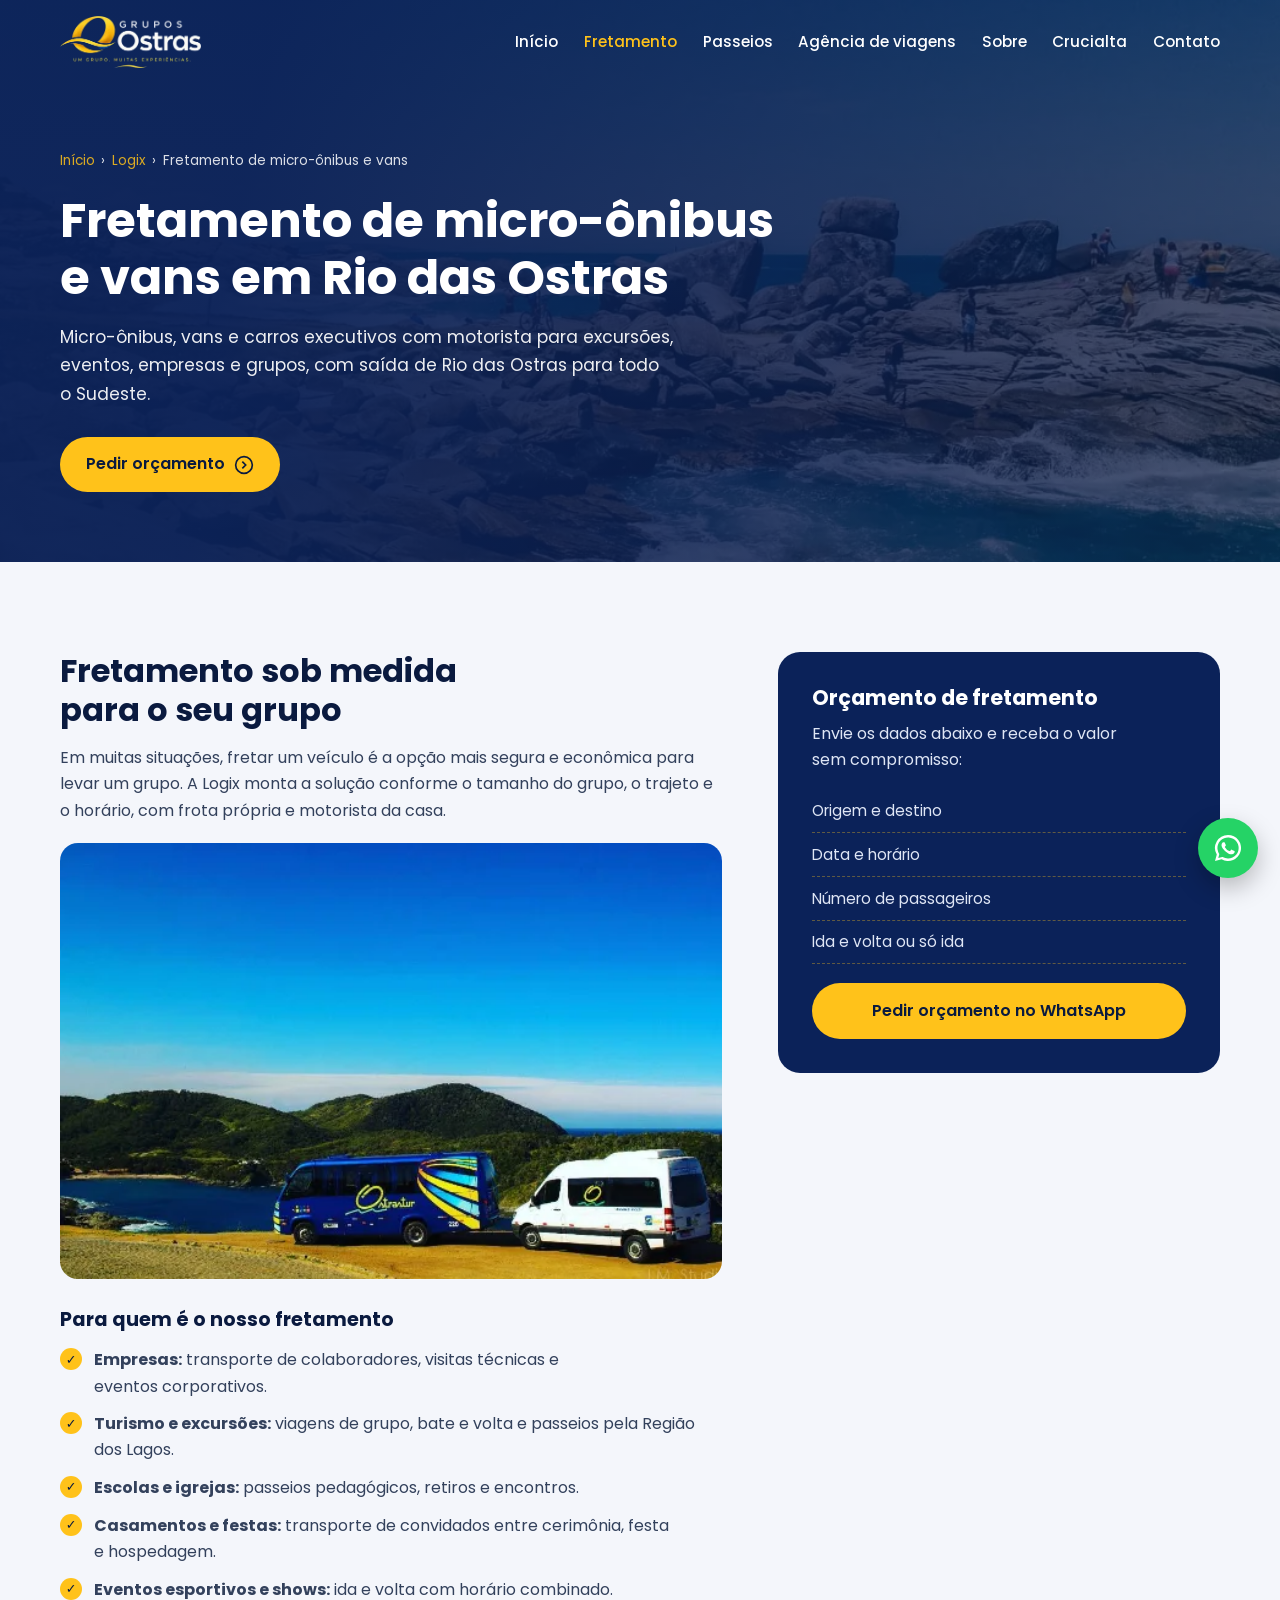
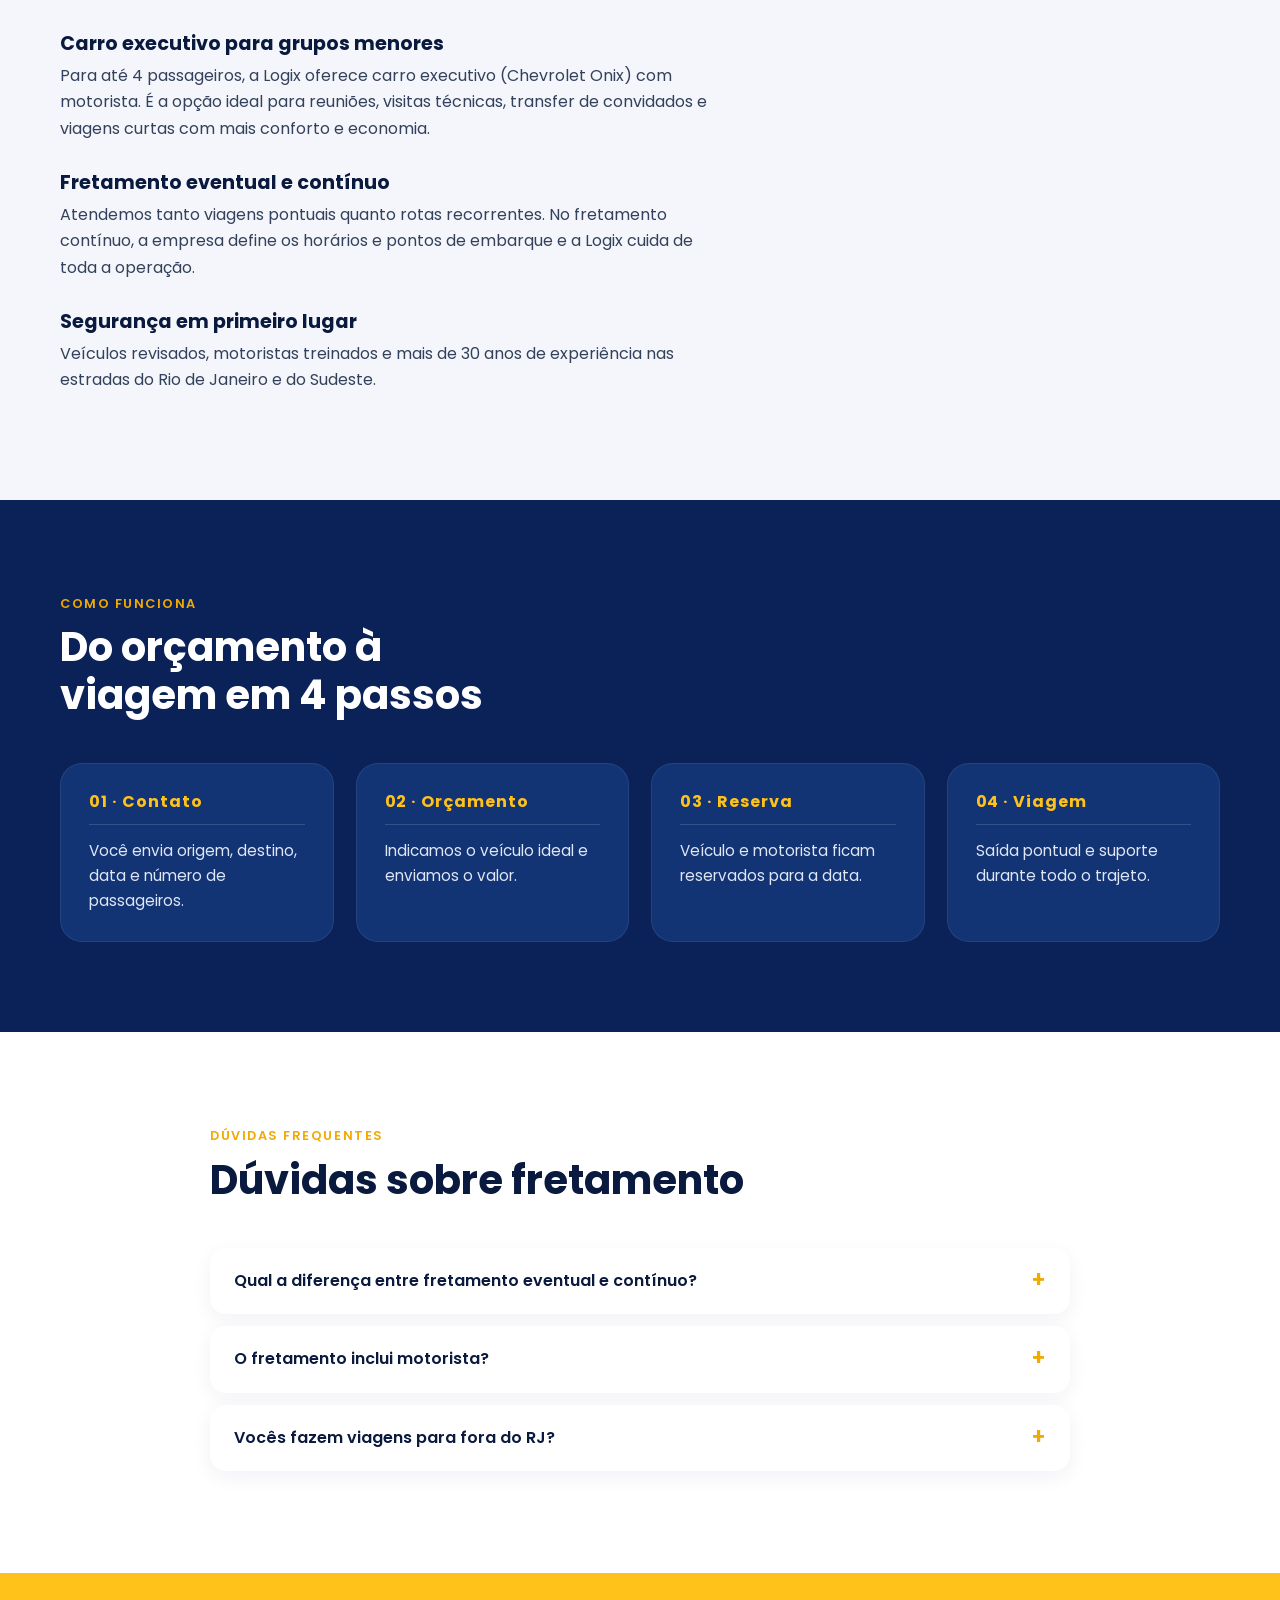
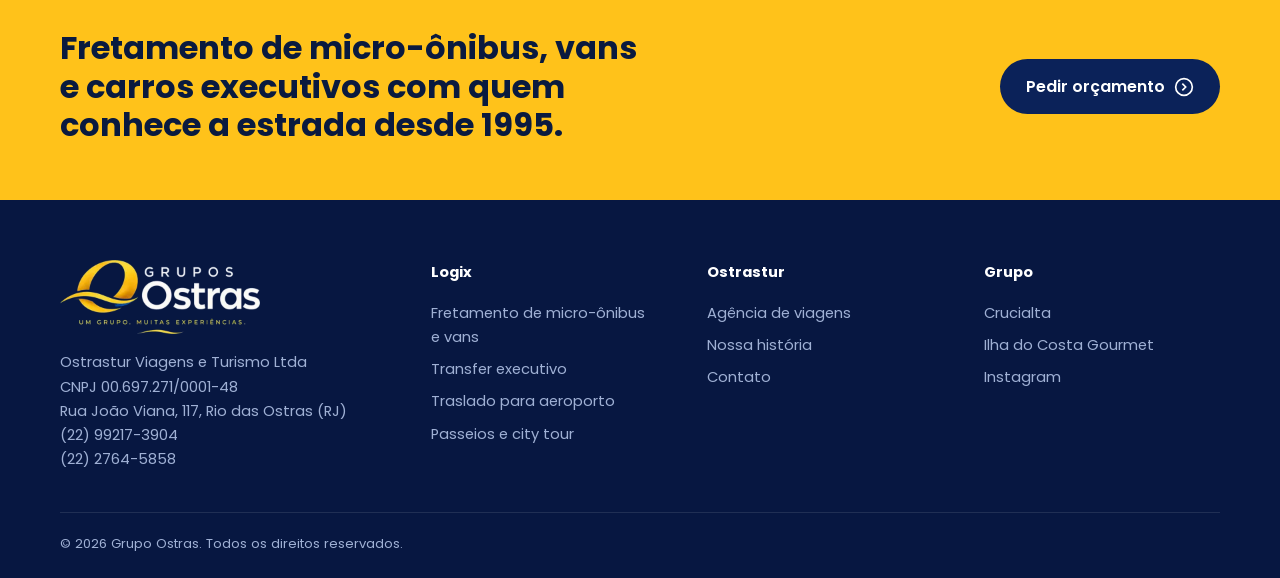
<file: logix/fretamento-de-micro-onibus-e-vans/index.html>
<!DOCTYPE html>
<html lang="pt-BR">
<head>
<meta charset="utf-8">
<meta name="viewport" content="width=device-width,initial-scale=1">
<title>Fretamento de Micro-ônibus e Vans em Rio das Ostras | Logix</title>
<meta name="description" content="Fretamento de micro-ônibus, vans e carros executivos em Rio das Ostras para excursões, eventos e empresas. Frota própria e atendimento em todo o Sudeste.">
<link rel="canonical" href="https://grupoostras.com.br/logix/fretamento-de-micro-onibus-e-vans/">
<meta name="robots" content="index,follow">
<meta property="og:type" content="website"><meta property="og:locale" content="pt_BR">
<meta property="og:title" content="Fretamento de Micro-ônibus e Vans em Rio das Ostras | Logix"><meta property="og:description" content="Fretamento de micro-ônibus, vans e carros executivos em Rio das Ostras para excursões, eventos e empresas. Frota própria e atendimento em todo o Sudeste.">
<meta property="og:url" content="https://grupoostras.com.br/logix/fretamento-de-micro-onibus-e-vans/"><meta property="og:image" content="https://grupoostras.com.br/img/frota-micro-e-van.webp">
<meta name="theme-color" content="#0B2259">
<link rel="icon" href="../../img/favicon.png">
<link rel="preconnect" href="https://fonts.googleapis.com"><link rel="preconnect" href="https://fonts.gstatic.com" crossorigin>
<link href="https://fonts.googleapis.com/css2?family=Poppins:wght@400;500;600;700&display=swap" rel="stylesheet">
<link rel="stylesheet" href="../../style.css?v=20261126g">
<script type="application/ld+json">{"@context": "https://schema.org", "@graph": [{"@type": "Organization", "@id": "https://grupoostras.com.br/#org", "name": "Grupo Ostras", "url": "https://grupoostras.com.br/", "logo": "https://grupoostras.com.br/img/grupo.webp"}, {"@type": "BreadcrumbList", "itemListElement": [{"@type": "ListItem", "position": 1, "name": "Início", "item": "https://grupoostras.com.br/"}, {"@type": "ListItem", "position": 2, "name": "Logix", "item": "https://grupoostras.com.br/logix/"}, {"@type": "ListItem", "position": 3, "name": "Fretamento de micro-ônibus e vans", "item": "https://grupoostras.com.br/logix/fretamento-de-micro-onibus-e-vans/"}]}, {"@type": "LocalBusiness", "@id": "https://grupoostras.com.br/logix/#business", "name": "Logix Transporte e Fretamento", "parentOrganization": {"@id": "https://grupoostras.com.br/#org"}, "telephone": "+55-22-99217-3904", "url": "https://grupoostras.com.br/logix/", "address": {"@type": "PostalAddress", "streetAddress": "Rua João Viana, 117", "addressLocality": "Rio das Ostras", "addressRegion": "RJ", "addressCountry": "BR"}, "image": "https://grupoostras.com.br/img/logix.webp", "areaServed": [{"@type": "State", "name": "Rio de Janeiro"}, {"@type": "State", "name": "Espírito Santo"}, {"@type": "State", "name": "Minas Gerais"}, {"@type": "State", "name": "São Paulo"}]}, {"@type": "Service", "name": "Fretamento de micro-ônibus e vans", "serviceType": "Fretamento de micro-ônibus e vans", "url": "https://grupoostras.com.br/logix/fretamento-de-micro-onibus-e-vans/", "provider": {"@id": "https://grupoostras.com.br/logix/#business"}, "areaServed": "Região Sudeste"}, {"@type": "FAQPage", "mainEntity": [{"@type": "Question", "name": "Qual a diferença entre fretamento eventual e contínuo?", "acceptedAnswer": {"@type": "Answer", "text": "O fretamento eventual atende uma viagem específica, como excursão, evento ou casamento. O contínuo atende um trajeto recorrente, como o transporte diário de colaboradores ou estudantes."}}, {"@type": "Question", "name": "O fretamento inclui motorista?", "acceptedAnswer": {"@type": "Answer", "text": "Sim. Todos os fretamentos da Logix incluem motorista da casa, com experiência em viagens curtas e longas."}}, {"@type": "Question", "name": "Vocês fazem viagens para fora do RJ?", "acceptedAnswer": {"@type": "Answer", "text": "Sim. Atendemos toda a Região Sudeste, com saída de Rio das Ostras ou do ponto combinado com o cliente."}}]}]}</script>
</head>
<body class="">
<header id="top"><nav class="wrap nav" aria-label="Menu principal"><a href="../../" aria-label="Grupo Ostras, página inicial"><img src="../../img/grupo.webp" alt="Logo do Grupo Ostras" width="600" height="222"></a><button class="menu" aria-label="Abrir menu" onclick="document.querySelector('.nav ul').classList.toggle('open')">☰</button><ul><li><a href="../../">Início</a></li><li><a href="../../logix/" class=act>Fretamento</a></li><li><a href="../../passeios-regiao-dos-lagos/">Passeios</a></li><li><a href="../../ostrastur/">Agência de viagens</a></li><li><a href="../../sobre/">Sobre</a></li><li><a href="../../crucialta/">Crucialta</a></li><li><a href="../../contato/">Contato</a></li></ul></nav></header>
<main><section class="phero"><div class="wrap"><nav class="crumb" aria-label="Você está aqui"><a href="../../">Início</a><span>›</span><a href="../../logix/">Logix</a><span>›</span>Fretamento de micro-ônibus e vans</nav><h1>Fretamento de micro-ônibus e vans em Rio das&nbsp;Ostras</h1><p>Micro-ônibus, vans e carros executivos com motorista para excursões, eventos, empresas e grupos, com saída de Rio das Ostras para todo o Sudeste.</p><a class="btn" href="../../contato/">Pedir orçamento <svg viewBox="0 0 24 24" fill="none" stroke="currentColor" stroke-width="2"><circle cx="12" cy="12" r="10"/><path d="M10 8l4 4-4 4"/></svg></a></div></section><section><div class="wrap two"><div class="prose">
<h2>Fretamento sob medida para o seu&nbsp;grupo</h2>
<p>Em muitas situações, fretar um veículo é a opção mais segura e econômica para levar um grupo. A Logix monta a solução conforme o tamanho do grupo, o trajeto e o horário, com frota própria e motorista da casa.</p>
<img class="prose-img" src="../../img/frota-micro-e-van.webp" alt="Micro-ônibus e van da Ostrastur em mirante da Região dos Lagos" width="541" height="356" loading="lazy">
<h3>Para quem é o nosso&nbsp;fretamento</h3>
<ul class="check"><li><b>Empresas:</b> transporte de colaboradores, visitas técnicas e eventos corporativos.</li><li><b>Turismo e excursões:</b> viagens de grupo, bate e volta e passeios pela Região dos Lagos.</li><li><b>Escolas e igrejas:</b> passeios pedagógicos, retiros e encontros.</li><li><b>Casamentos e festas:</b> transporte de convidados entre cerimônia, festa e hospedagem.</li><li><b>Eventos esportivos e shows:</b> ida e volta com horário combinado.</li></ul>
<h3>Carro executivo para grupos&nbsp;menores</h3>
<p>Para até 4 passageiros, a Logix oferece carro executivo (Chevrolet Onix) com motorista. É a opção ideal para reuniões, visitas técnicas, transfer de convidados e viagens curtas com mais conforto e economia.</p>
<h3>Fretamento eventual e&nbsp;contínuo</h3>
<p>Atendemos tanto viagens pontuais quanto rotas recorrentes. No fretamento contínuo, a empresa define os horários e pontos de embarque e a Logix cuida de toda a operação.</p>
<h3>Segurança em primeiro&nbsp;lugar</h3>
<p>Veículos revisados, motoristas treinados e mais de 30 anos de experiência nas estradas do Rio de Janeiro e do Sudeste.</p>
</div><aside class="aside"><h3>Orçamento de&nbsp;fretamento</h3><p>Envie os dados abaixo e receba o valor sem compromisso:</p><ul><li>Origem e destino</li><li>Data e horário</li><li>Número de passageiros</li><li>Ida e volta ou só ida</li></ul><a class="btn" href="https://wa.me/5522992173904?text=Olá!%20Quero%20um%20orçamento%20de%20fretamento." target="_blank" rel="noopener">Pedir orçamento no WhatsApp</a></aside></div></section><section class="motivos steps"><div class="wrap"><div class="sec-h"><span class="tag">Como funciona</span><h2>Do orçamento à viagem em 4&nbsp;passos</h2></div><div class="grid g4"><div class="mcard"><h3>Contato</h3><p>Você envia origem, destino, data e número de passageiros.</p></div><div class="mcard"><h3>Orçamento</h3><p>Indicamos o veículo ideal e enviamos o valor.</p></div><div class="mcard"><h3>Reserva</h3><p>Veículo e motorista ficam reservados para a data.</p></div><div class="mcard"><h3>Viagem</h3><p>Saída pontual e suporte durante todo o trajeto.</p></div></div></div></section><section class="faq" style="background:#fff"><div class="wrap" style="max-width:860px"><div class="sec-h"><span class="tag">Dúvidas frequentes</span><h2>Dúvidas sobre&nbsp;fretamento</h2></div><details><summary>Qual a diferença entre fretamento eventual e contínuo?</summary><p>O fretamento eventual atende uma viagem específica, como excursão, evento ou casamento. O contínuo atende um trajeto recorrente, como o transporte diário de colaboradores ou estudantes.</p></details><details><summary>O fretamento inclui motorista?</summary><p>Sim. Todos os fretamentos da Logix incluem motorista da casa, com experiência em viagens curtas e longas.</p></details><details><summary>Vocês fazem viagens para fora do RJ?</summary><p>Sim. Atendemos toda a Região Sudeste, com saída de Rio das Ostras ou do ponto combinado com o cliente.</p></details></div></section><section class="cta-band"><div class="wrap"><h2>Fretamento de micro-ônibus, vans e carros executivos com quem conhece a estrada desde&nbsp;1995.</h2><a class="btn" href="../../contato/">Pedir orçamento <svg viewBox="0 0 24 24" fill="none" stroke="currentColor" stroke-width="2"><circle cx="12" cy="12" r="10"/><path d="M10 8l4 4-4 4"/></svg></a></div></section></main>
<footer><div class="wrap fgrid">
<div><img src="../../img/grupo.webp" alt="Grupo Ostras" width="600" height="222" style="width:200px;height:auto;margin-bottom:1rem" loading="lazy"><p>Ostrastur Viagens e Turismo Ltda<br>CNPJ 00.697.271/0001-48<br>Rua João Viana, 117, Rio das Ostras (RJ)<br><a href="https://wa.me/5522992173904">(22) 99217-3904</a><br><a href="tel:+552227645858">(22) 2764-5858</a></p></div>
<div><h4>Logix</h4><ul><li><a href="../../logix/fretamento-de-micro-onibus-e-vans/">Fretamento de micro-ônibus e vans</a></li><li><a href="../../logix/transfer-executivo/">Transfer executivo</a></li><li><a href="../../logix/traslado-aeroporto/">Traslado para aeroporto</a></li><li><a href="../../passeios-regiao-dos-lagos/">Passeios e city tour</a></li></ul></div>
<div><h4>Ostrastur</h4><ul><li><a href="../../ostrastur/">Agência de viagens</a></li><li><a href="../../sobre/">Nossa história</a></li><li><a href="../../contato/">Contato</a></li></ul></div>
<div><h4>Grupo</h4><ul><li><a href="../../crucialta/">Crucialta</a></li><li><a href="../../ilha-do-costa/">Ilha do Costa Gourmet</a></li><li><a href="https://www.instagram.com/ostrasturviagenseturismo" rel="noopener" target="_blank">Instagram</a></li></ul></div>
</div><div class="wrap copy">© 2026 Grupo Ostras. Todos os direitos reservados.</div></footer>
<a class="wa" href="https://wa.me/5522992173904" aria-label="Falar no WhatsApp" target="_blank" rel="noopener"><svg viewBox="0 0 32 32"><path d="M16 3a13 13 0 0 0-11.2 19.6L3 29l6.6-1.7A13 13 0 1 0 16 3zm0 23.6a10.6 10.6 0 0 1-5.4-1.5l-.4-.2-3.9 1 1-3.8-.2-.4A10.6 10.6 0 1 1 16 26.6zm5.8-7.9c-.3-.2-1.9-.9-2.2-1s-.5-.2-.7.2-.8 1-1 1.2-.4.2-.7 0a8.7 8.7 0 0 1-4.3-3.8c-.3-.6.3-.5.9-1.7a.6.6 0 0 0 0-.5l-1-2.4c-.3-.6-.5-.5-.7-.5h-.6a1.2 1.2 0 0 0-.9.4 3.6 3.6 0 0 0-1.1 2.7 6.3 6.3 0 0 0 1.3 3.3 14.4 14.4 0 0 0 5.5 4.9c2 .9 2.9.9 3.9.8a3.4 3.4 0 0 0 2.2-1.6 2.8 2.8 0 0 0 .2-1.6c-.1-.1-.3-.2-.6-.4z"/></svg></a>
<script>
const h=document.getElementById('top');addEventListener('scroll',()=>h.classList.toggle('on',scrollY>40));
const f=document.getElementById('f');if(f)f.addEventListener('submit',e=>{e.preventDefault();const d=new FormData(f);
const t=`Olá! Meu nome é ${d.get('nome')}.\nServiço: ${d.get('serv')}\nOrigem: ${d.get('orig')||''}\nDestino: ${d.get('dest')||''}\nData: ${d.get('data')||''}\nPassageiros: ${d.get('pax')||''}\n${d.get('msg')||''}`;
open('https://wa.me/5522992173904?text='+encodeURIComponent(t),'_blank')});
</script>
</body>
</html>
</file>
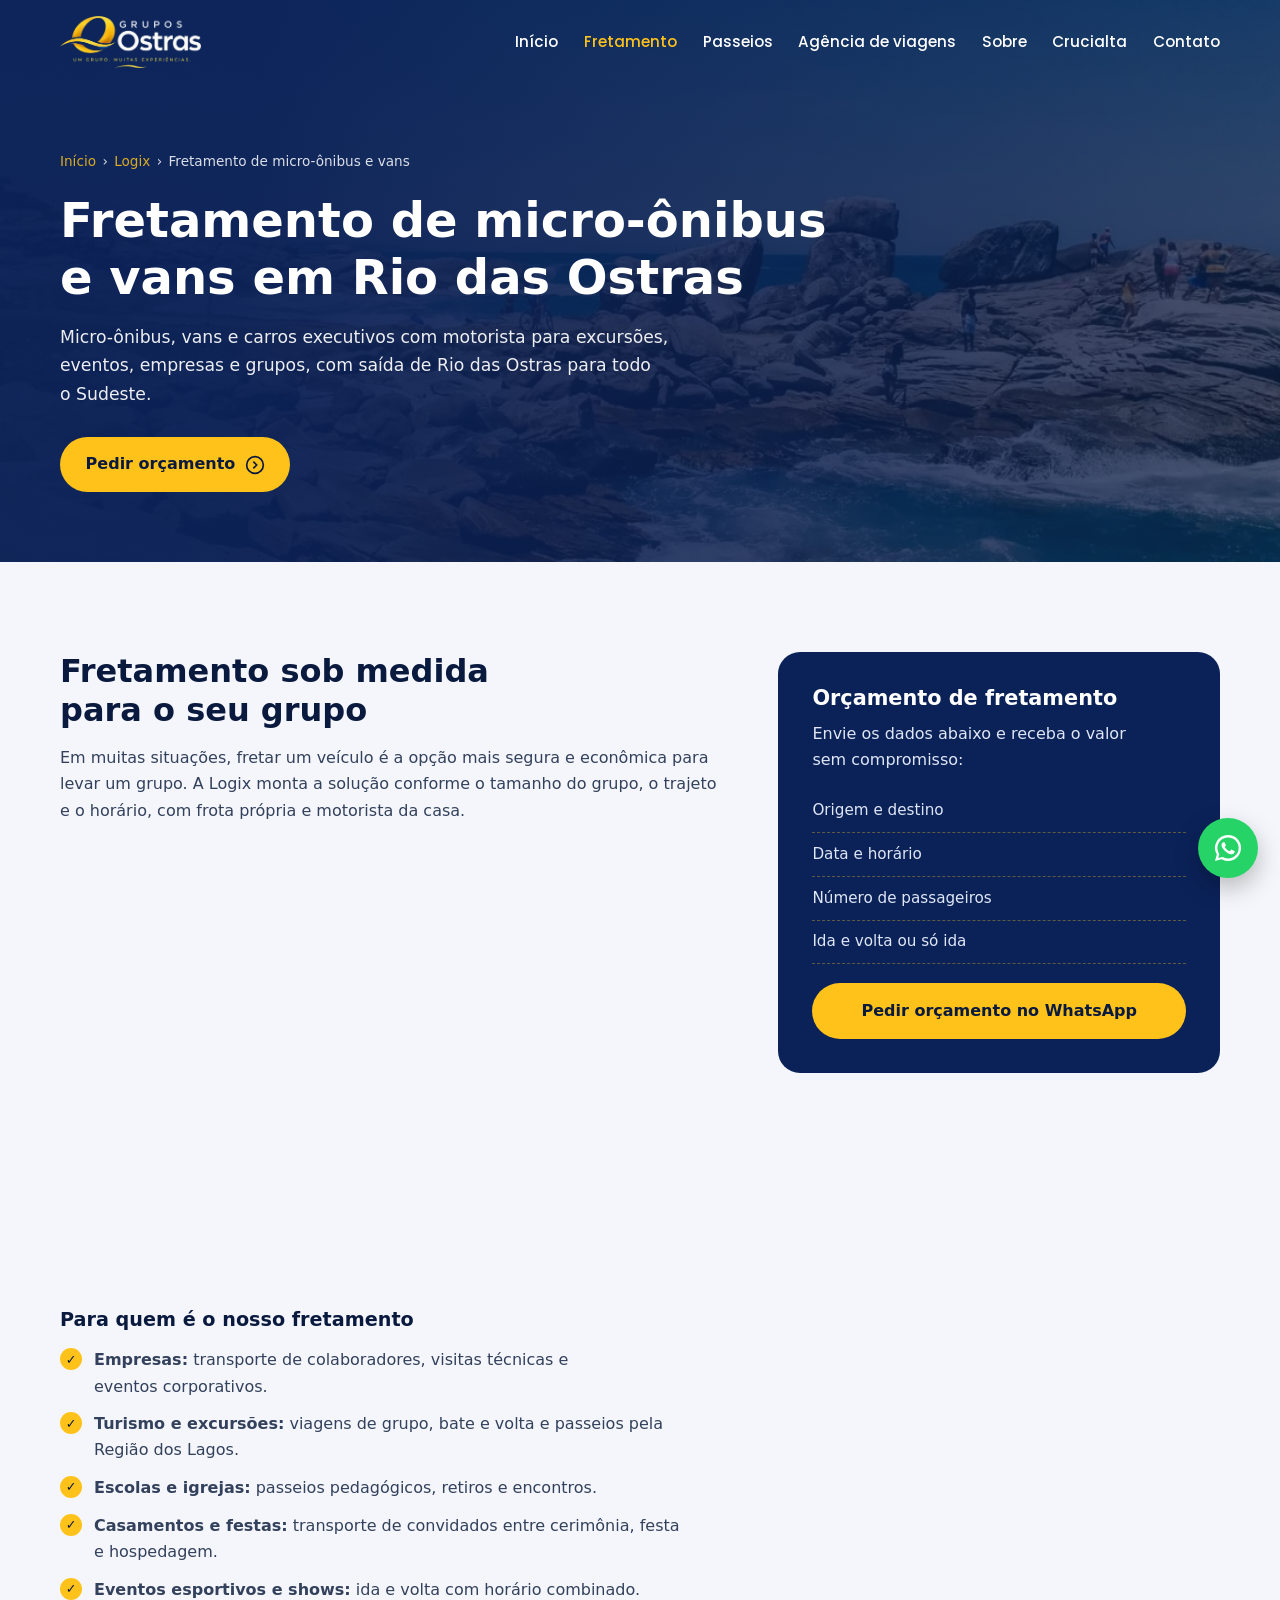
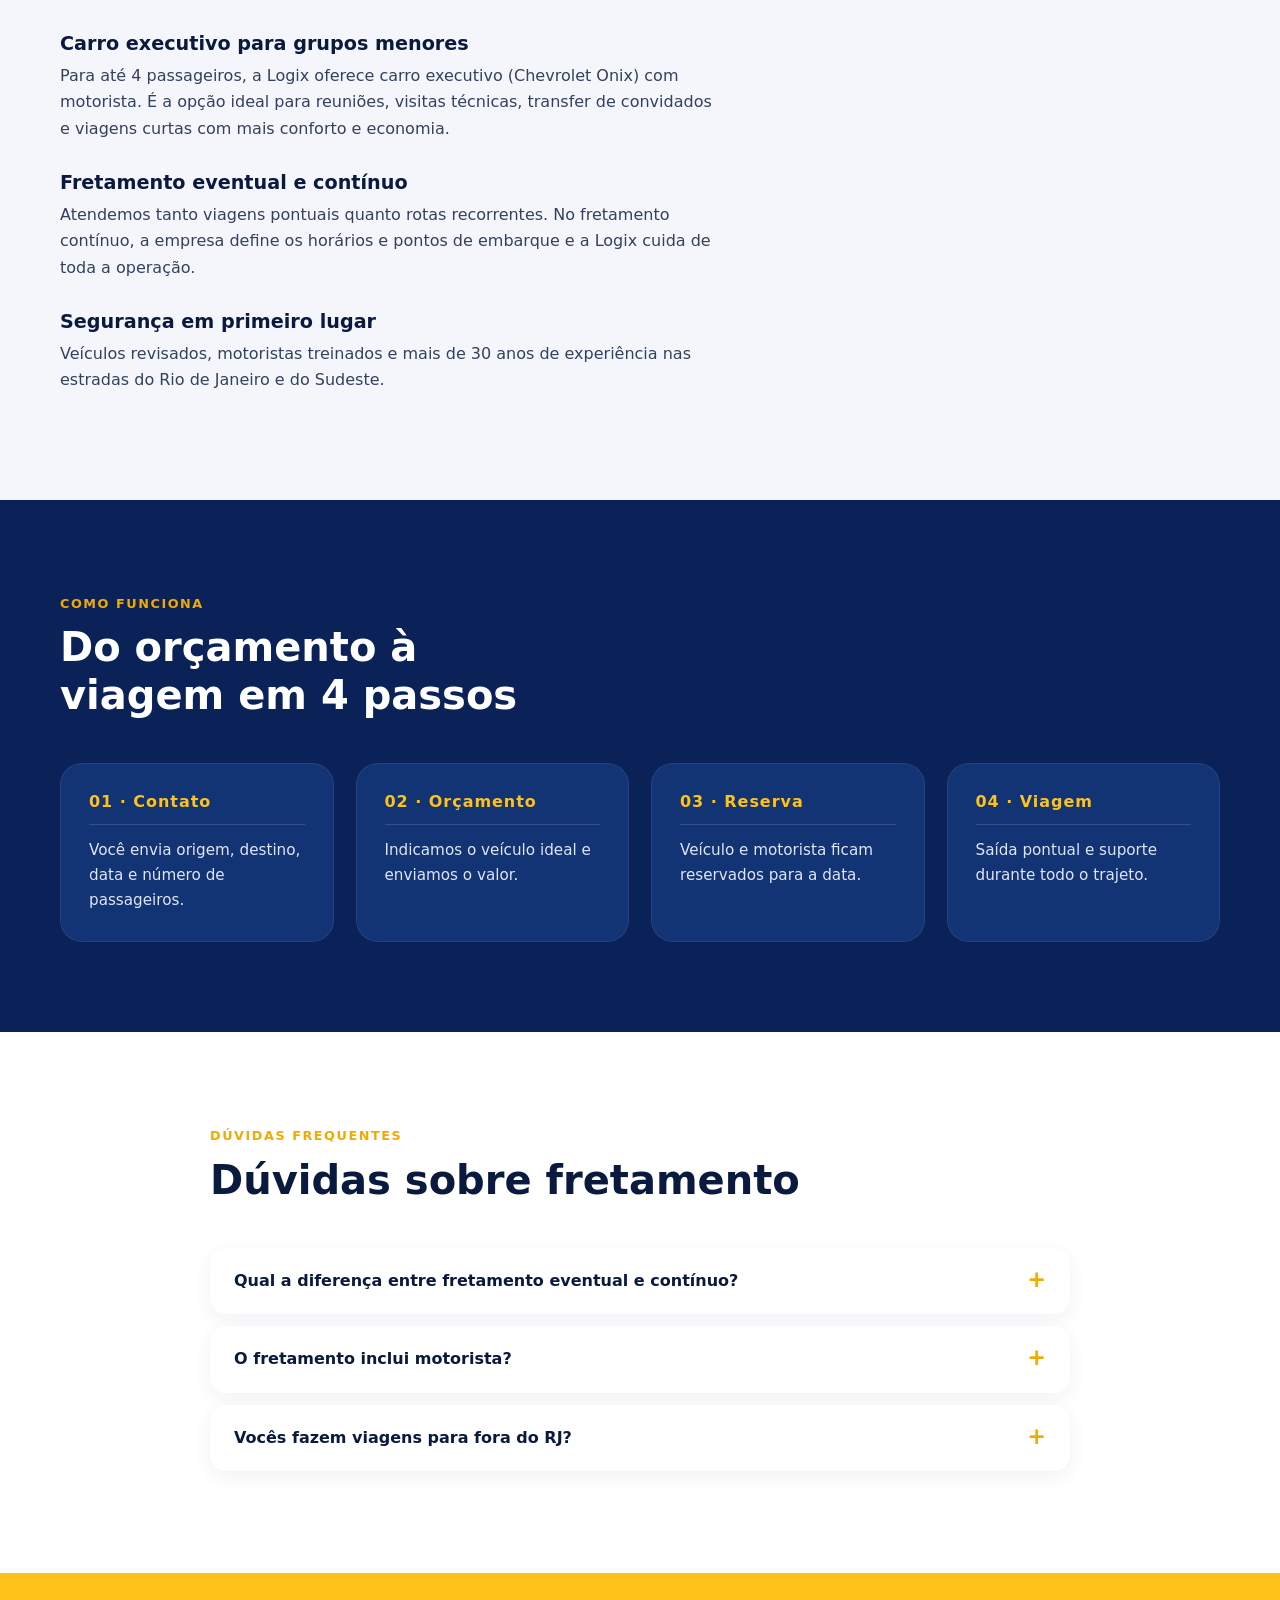
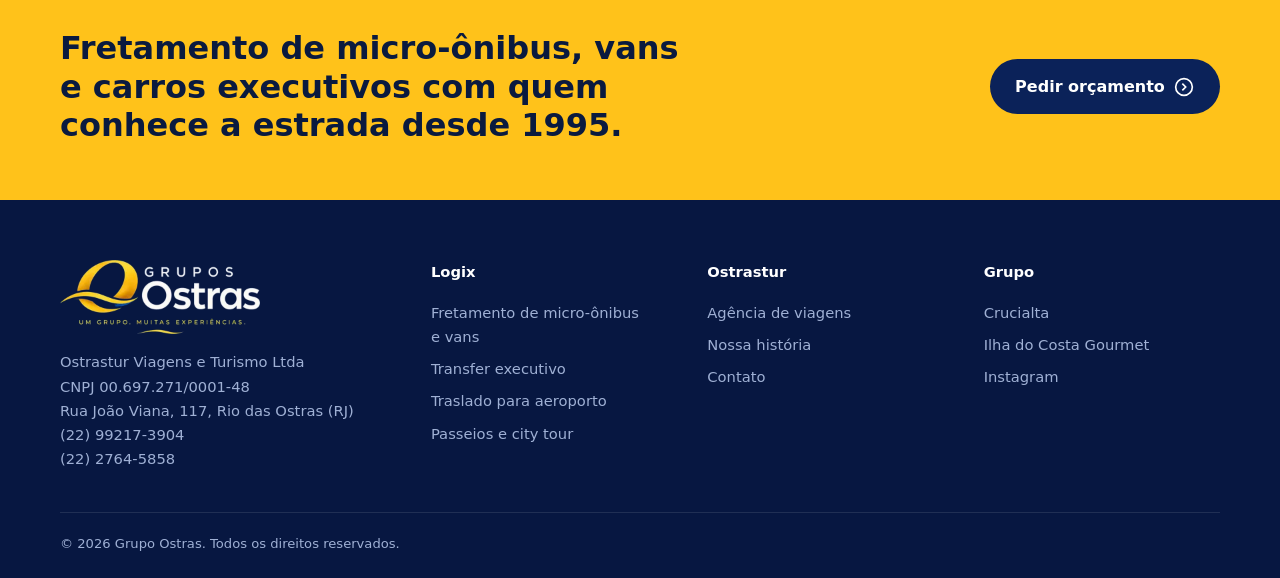
<file: logix/fretamento-de-onibus-e-vans/index.html>
<!DOCTYPE html><html lang="pt-BR"><head><meta charset="utf-8"><title>Página movida</title><link rel="canonical" href="https://grupoostras.com.br/logix/fretamento-de-micro-onibus-e-vans/"><meta name="robots" content="noindex"><meta http-equiv="refresh" content="0; url=../fretamento-de-micro-onibus-e-vans/"></head><body><a href="../fretamento-de-micro-onibus-e-vans/">Fretamento de micro-ônibus e vans</a></body></html>
</file>
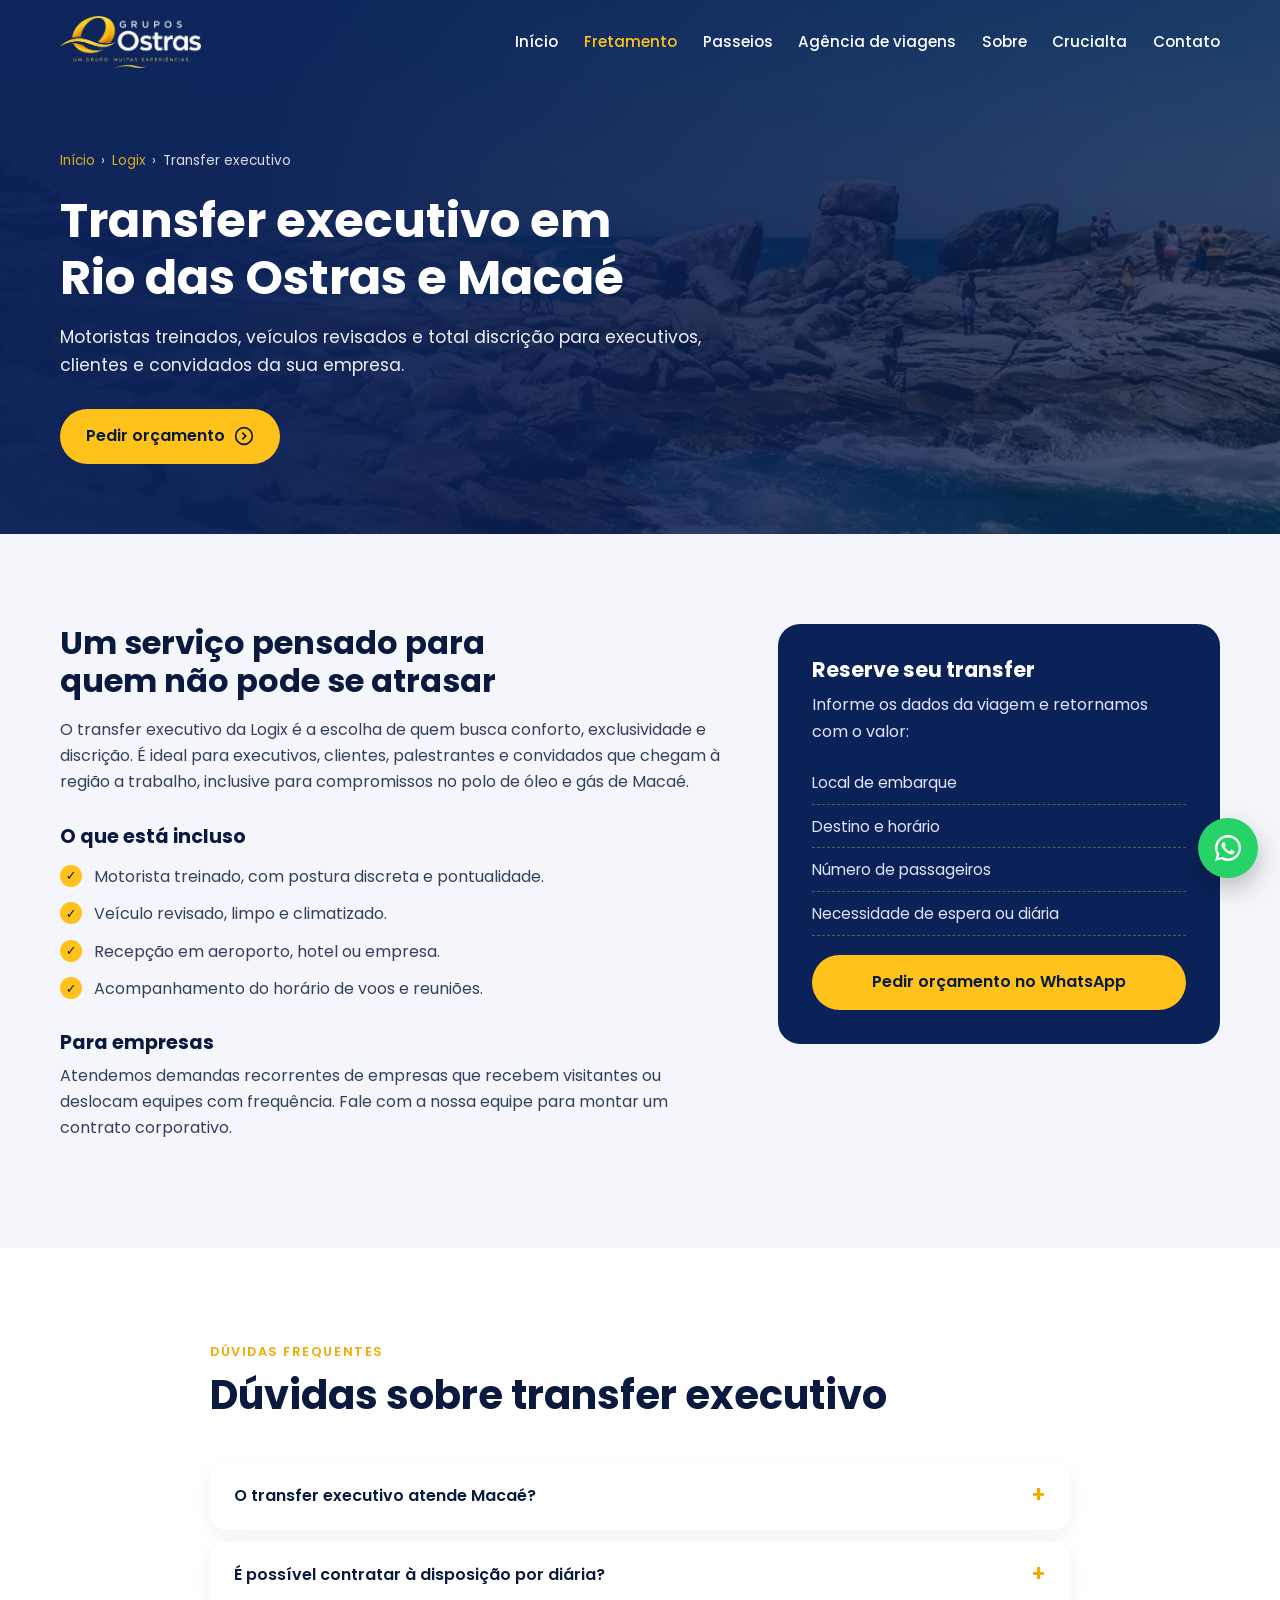
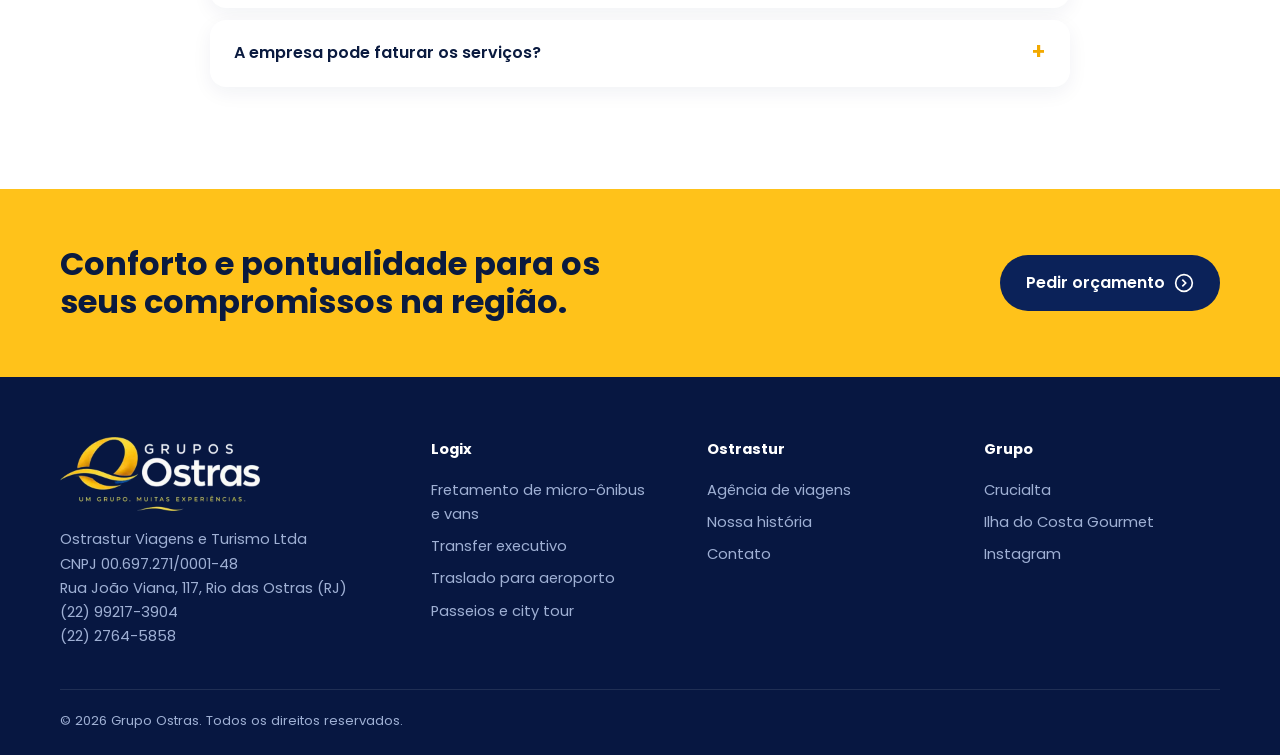
<file: logix/transfer-executivo/index.html>
<!DOCTYPE html>
<html lang="pt-BR">
<head>
<meta charset="utf-8">
<meta name="viewport" content="width=device-width,initial-scale=1">
<title>Transfer Executivo em Rio das Ostras e Macaé | Logix</title>
<meta name="description" content="Transfer executivo em Rio das Ostras, Macaé e região, com conforto, pontualidade e discrição. Motoristas treinados e veículos revisados.">
<link rel="canonical" href="https://grupoostras.com.br/logix/transfer-executivo/">
<meta name="robots" content="index,follow">
<meta property="og:type" content="website"><meta property="og:locale" content="pt_BR">
<meta property="og:title" content="Transfer Executivo em Rio das Ostras e Macaé | Logix"><meta property="og:description" content="Transfer executivo em Rio das Ostras, Macaé e região, com conforto, pontualidade e discrição. Motoristas treinados e veículos revisados.">
<meta property="og:url" content="https://grupoostras.com.br/logix/transfer-executivo/"><meta property="og:image" content="https://grupoostras.com.br/img/rio.webp">
<meta name="theme-color" content="#0B2259">
<link rel="icon" href="../../img/favicon.png">
<link rel="preconnect" href="https://fonts.googleapis.com"><link rel="preconnect" href="https://fonts.gstatic.com" crossorigin>
<link href="https://fonts.googleapis.com/css2?family=Poppins:wght@400;500;600;700&display=swap" rel="stylesheet">
<link rel="stylesheet" href="../../style.css?v=20261126g">
<script type="application/ld+json">{"@context": "https://schema.org", "@graph": [{"@type": "Organization", "@id": "https://grupoostras.com.br/#org", "name": "Grupo Ostras", "url": "https://grupoostras.com.br/", "logo": "https://grupoostras.com.br/img/grupo.webp"}, {"@type": "BreadcrumbList", "itemListElement": [{"@type": "ListItem", "position": 1, "name": "Início", "item": "https://grupoostras.com.br/"}, {"@type": "ListItem", "position": 2, "name": "Logix", "item": "https://grupoostras.com.br/logix/"}, {"@type": "ListItem", "position": 3, "name": "Transfer executivo", "item": "https://grupoostras.com.br/logix/transfer-executivo/"}]}, {"@type": "LocalBusiness", "@id": "https://grupoostras.com.br/logix/#business", "name": "Logix Transporte e Fretamento", "parentOrganization": {"@id": "https://grupoostras.com.br/#org"}, "telephone": "+55-22-99217-3904", "url": "https://grupoostras.com.br/logix/", "address": {"@type": "PostalAddress", "streetAddress": "Rua João Viana, 117", "addressLocality": "Rio das Ostras", "addressRegion": "RJ", "addressCountry": "BR"}, "image": "https://grupoostras.com.br/img/logix.webp", "areaServed": [{"@type": "State", "name": "Rio de Janeiro"}, {"@type": "State", "name": "Espírito Santo"}, {"@type": "State", "name": "Minas Gerais"}, {"@type": "State", "name": "São Paulo"}]}, {"@type": "Service", "name": "Transfer executivo", "serviceType": "Transfer executivo", "url": "https://grupoostras.com.br/logix/transfer-executivo/", "provider": {"@id": "https://grupoostras.com.br/logix/#business"}, "areaServed": ["Rio das Ostras", "Macaé", "Região dos Lagos", "Rio de Janeiro"]}, {"@type": "FAQPage", "mainEntity": [{"@type": "Question", "name": "O transfer executivo atende Macaé?", "acceptedAnswer": {"@type": "Answer", "text": "Sim. Atendemos Macaé, Rio das Ostras, Cabo Frio, Búzios e todo o estado do Rio de Janeiro, além de destinos no Sudeste."}}, {"@type": "Question", "name": "É possível contratar à disposição por diária?", "acceptedAnswer": {"@type": "Answer", "text": "Sim. O veículo pode ficar à disposição do cliente durante o dia, com roteiro flexível. Consulte as condições pelo WhatsApp."}}, {"@type": "Question", "name": "A empresa pode faturar os serviços?", "acceptedAnswer": {"@type": "Answer", "text": "Consulte nossa equipe sobre as condições para contratos corporativos."}}]}]}</script>
</head>
<body class="">
<header id="top"><nav class="wrap nav" aria-label="Menu principal"><a href="../../" aria-label="Grupo Ostras, página inicial"><img src="../../img/grupo.webp" alt="Logo do Grupo Ostras" width="600" height="222"></a><button class="menu" aria-label="Abrir menu" onclick="document.querySelector('.nav ul').classList.toggle('open')">☰</button><ul><li><a href="../../">Início</a></li><li><a href="../../logix/" class=act>Fretamento</a></li><li><a href="../../passeios-regiao-dos-lagos/">Passeios</a></li><li><a href="../../ostrastur/">Agência de viagens</a></li><li><a href="../../sobre/">Sobre</a></li><li><a href="../../crucialta/">Crucialta</a></li><li><a href="../../contato/">Contato</a></li></ul></nav></header>
<main><section class="phero"><div class="wrap"><nav class="crumb" aria-label="Você está aqui"><a href="../../">Início</a><span>›</span><a href="../../logix/">Logix</a><span>›</span>Transfer executivo</nav><h1>Transfer executivo em Rio das Ostras e&nbsp;Macaé</h1><p>Motoristas treinados, veículos revisados e total discrição para executivos, clientes e convidados da sua empresa.</p><a class="btn" href="../../contato/">Pedir orçamento <svg viewBox="0 0 24 24" fill="none" stroke="currentColor" stroke-width="2"><circle cx="12" cy="12" r="10"/><path d="M10 8l4 4-4 4"/></svg></a></div></section><section><div class="wrap two"><div class="prose">
<h2>Um serviço pensado para quem não pode se&nbsp;atrasar</h2>
<p>O transfer executivo da Logix é a escolha de quem busca conforto, exclusividade e discrição. É ideal para executivos, clientes, palestrantes e convidados que chegam à região a trabalho, inclusive para compromissos no polo de óleo e gás de Macaé.</p>
<h3>O que está&nbsp;incluso</h3>
<ul class="check"><li>Motorista treinado, com postura discreta e pontualidade.</li><li>Veículo revisado, limpo e climatizado.</li><li>Recepção em aeroporto, hotel ou empresa.</li><li>Acompanhamento do horário de voos e reuniões.</li></ul>
<h3>Para&nbsp;empresas</h3>
<p>Atendemos demandas recorrentes de empresas que recebem visitantes ou deslocam equipes com frequência. Fale com a nossa equipe para montar um contrato corporativo.</p>
</div><aside class="aside"><h3>Reserve seu&nbsp;transfer</h3><p>Informe os dados da viagem e retornamos com o valor:</p><ul><li>Local de embarque</li><li>Destino e horário</li><li>Número de passageiros</li><li>Necessidade de espera ou diária</li></ul><a class="btn" href="https://wa.me/5522992173904?text=Olá!%20Quero%20um%20orçamento%20de%20transfer%20executivo." target="_blank" rel="noopener">Pedir orçamento no WhatsApp</a></aside></div></section><section class="faq" style="background:#fff"><div class="wrap" style="max-width:860px"><div class="sec-h"><span class="tag">Dúvidas frequentes</span><h2>Dúvidas sobre transfer&nbsp;executivo</h2></div><details><summary>O transfer executivo atende Macaé?</summary><p>Sim. Atendemos Macaé, Rio das Ostras, Cabo Frio, Búzios e todo o estado do Rio de Janeiro, além de destinos no Sudeste.</p></details><details><summary>É possível contratar à disposição por diária?</summary><p>Sim. O veículo pode ficar à disposição do cliente durante o dia, com roteiro flexível. Consulte as condições pelo WhatsApp.</p></details><details><summary>A empresa pode faturar os serviços?</summary><p>Consulte nossa equipe sobre as condições para contratos corporativos.</p></details></div></section><section class="cta-band"><div class="wrap"><h2>Conforto e pontualidade para os seus compromissos na&nbsp;região.</h2><a class="btn" href="../../contato/">Pedir orçamento <svg viewBox="0 0 24 24" fill="none" stroke="currentColor" stroke-width="2"><circle cx="12" cy="12" r="10"/><path d="M10 8l4 4-4 4"/></svg></a></div></section></main>
<footer><div class="wrap fgrid">
<div><img src="../../img/grupo.webp" alt="Grupo Ostras" width="600" height="222" style="width:200px;height:auto;margin-bottom:1rem" loading="lazy"><p>Ostrastur Viagens e Turismo Ltda<br>CNPJ 00.697.271/0001-48<br>Rua João Viana, 117, Rio das Ostras (RJ)<br><a href="https://wa.me/5522992173904">(22) 99217-3904</a><br><a href="tel:+552227645858">(22) 2764-5858</a></p></div>
<div><h4>Logix</h4><ul><li><a href="../../logix/fretamento-de-micro-onibus-e-vans/">Fretamento de micro-ônibus e vans</a></li><li><a href="../../logix/transfer-executivo/">Transfer executivo</a></li><li><a href="../../logix/traslado-aeroporto/">Traslado para aeroporto</a></li><li><a href="../../passeios-regiao-dos-lagos/">Passeios e city tour</a></li></ul></div>
<div><h4>Ostrastur</h4><ul><li><a href="../../ostrastur/">Agência de viagens</a></li><li><a href="../../sobre/">Nossa história</a></li><li><a href="../../contato/">Contato</a></li></ul></div>
<div><h4>Grupo</h4><ul><li><a href="../../crucialta/">Crucialta</a></li><li><a href="../../ilha-do-costa/">Ilha do Costa Gourmet</a></li><li><a href="https://www.instagram.com/ostrasturviagenseturismo" rel="noopener" target="_blank">Instagram</a></li></ul></div>
</div><div class="wrap copy">© 2026 Grupo Ostras. Todos os direitos reservados.</div></footer>
<a class="wa" href="https://wa.me/5522992173904" aria-label="Falar no WhatsApp" target="_blank" rel="noopener"><svg viewBox="0 0 32 32"><path d="M16 3a13 13 0 0 0-11.2 19.6L3 29l6.6-1.7A13 13 0 1 0 16 3zm0 23.6a10.6 10.6 0 0 1-5.4-1.5l-.4-.2-3.9 1 1-3.8-.2-.4A10.6 10.6 0 1 1 16 26.6zm5.8-7.9c-.3-.2-1.9-.9-2.2-1s-.5-.2-.7.2-.8 1-1 1.2-.4.2-.7 0a8.7 8.7 0 0 1-4.3-3.8c-.3-.6.3-.5.9-1.7a.6.6 0 0 0 0-.5l-1-2.4c-.3-.6-.5-.5-.7-.5h-.6a1.2 1.2 0 0 0-.9.4 3.6 3.6 0 0 0-1.1 2.7 6.3 6.3 0 0 0 1.3 3.3 14.4 14.4 0 0 0 5.5 4.9c2 .9 2.9.9 3.9.8a3.4 3.4 0 0 0 2.2-1.6 2.8 2.8 0 0 0 .2-1.6c-.1-.1-.3-.2-.6-.4z"/></svg></a>
<script>
const h=document.getElementById('top');addEventListener('scroll',()=>h.classList.toggle('on',scrollY>40));
const f=document.getElementById('f');if(f)f.addEventListener('submit',e=>{e.preventDefault();const d=new FormData(f);
const t=`Olá! Meu nome é ${d.get('nome')}.\nServiço: ${d.get('serv')}\nOrigem: ${d.get('orig')||''}\nDestino: ${d.get('dest')||''}\nData: ${d.get('data')||''}\nPassageiros: ${d.get('pax')||''}\n${d.get('msg')||''}`;
open('https://wa.me/5522992173904?text='+encodeURIComponent(t),'_blank')});
</script>
</body>
</html>
</file>
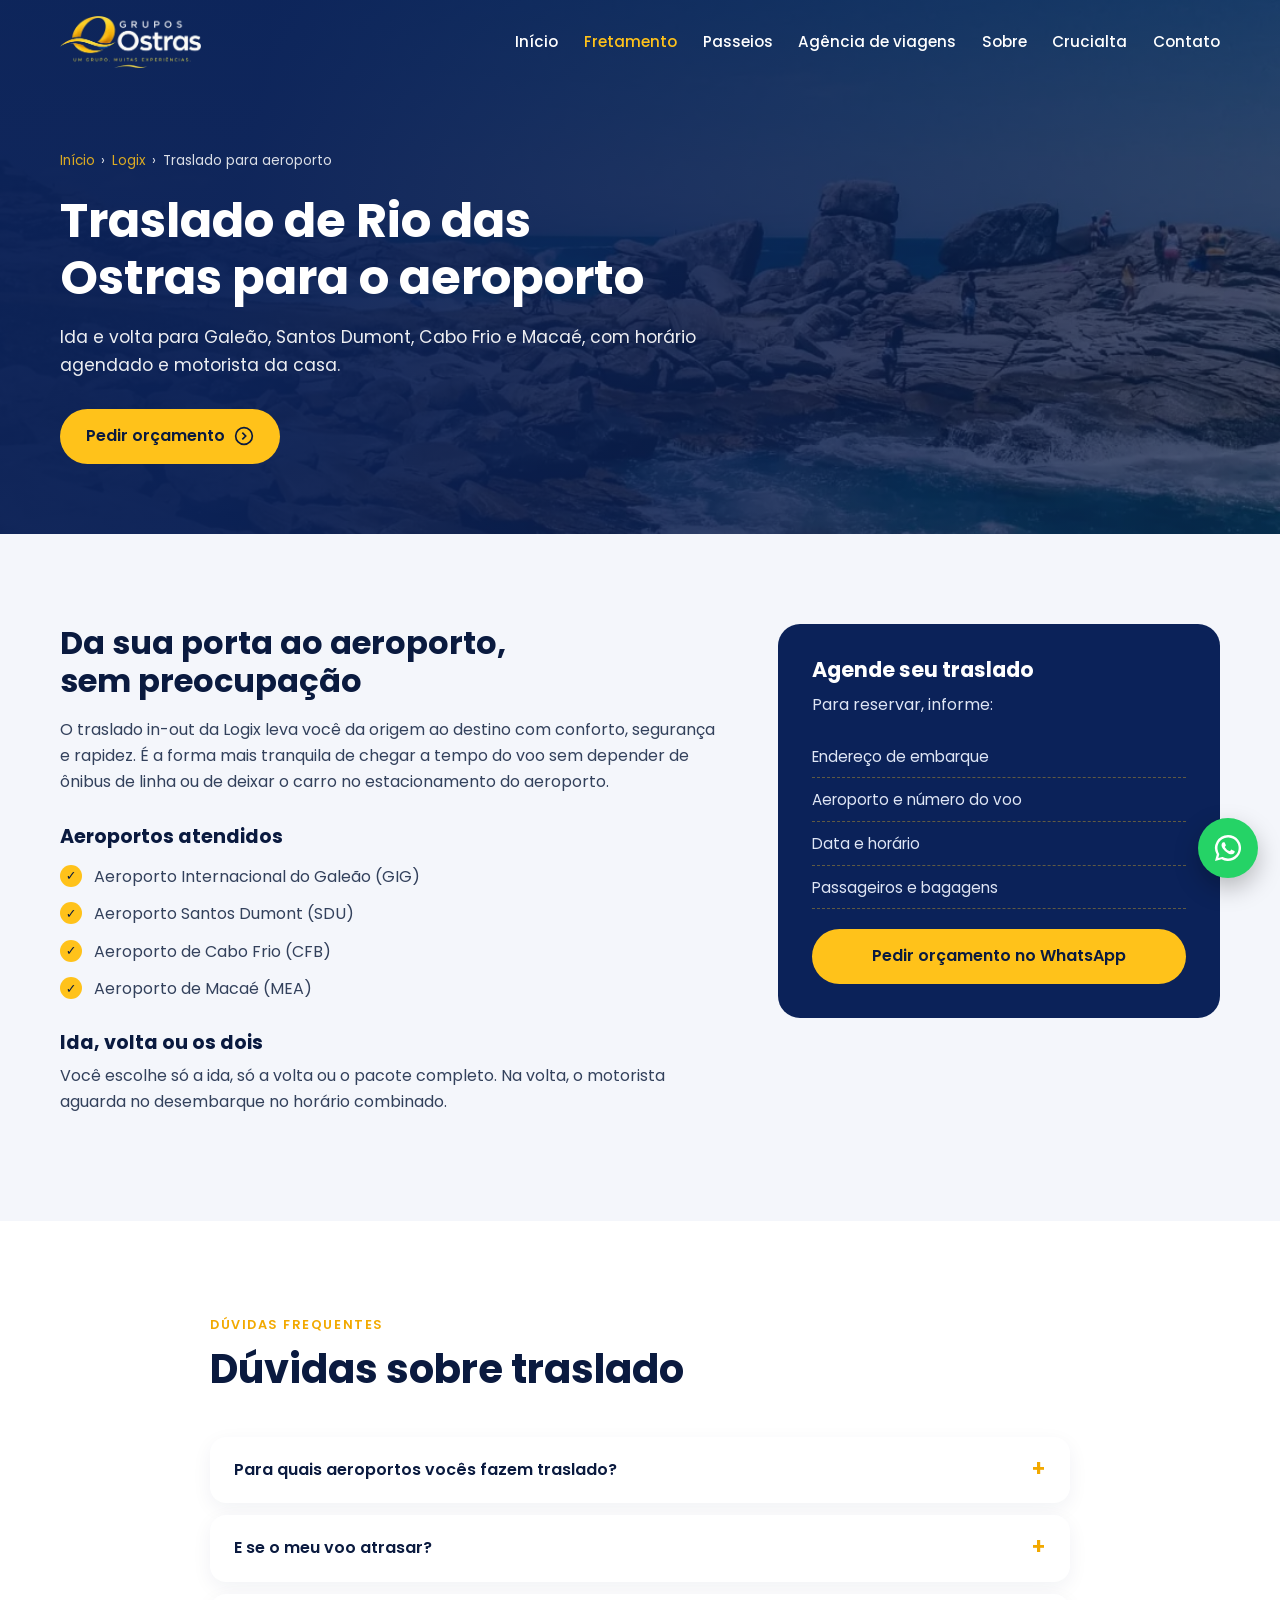
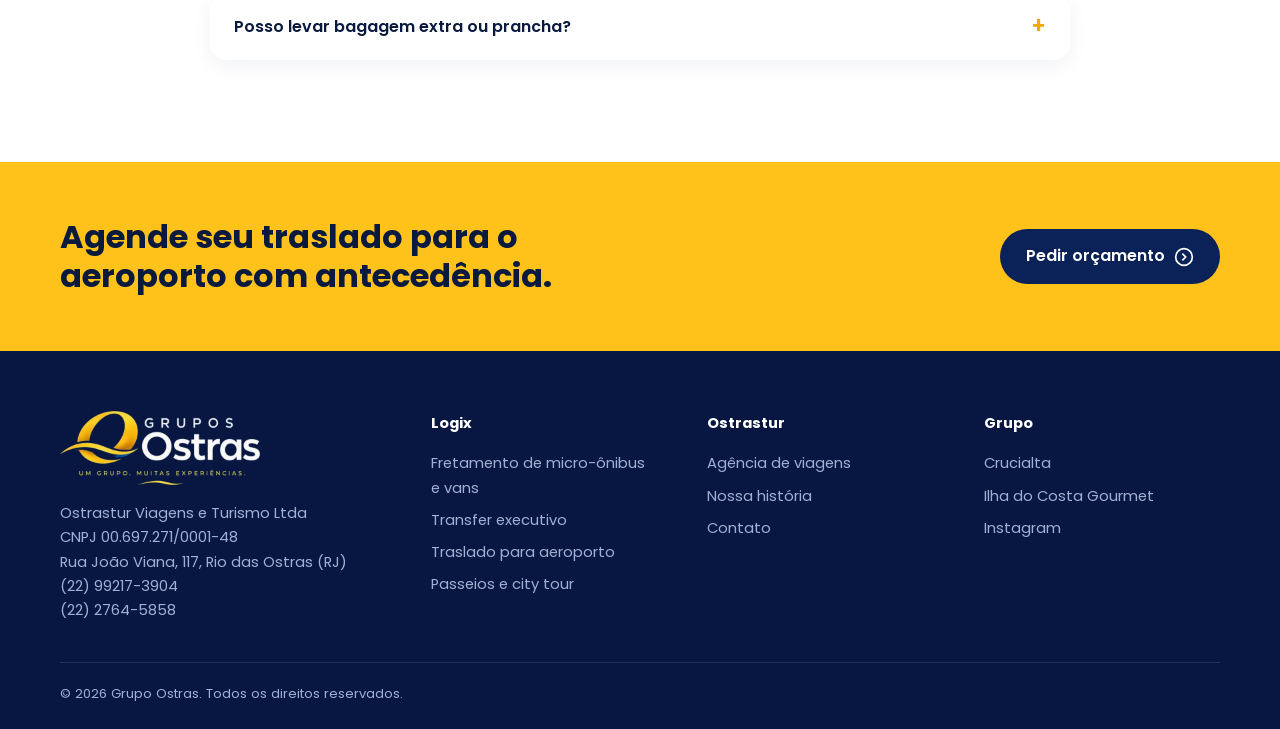
<file: logix/traslado-aeroporto/index.html>
<!DOCTYPE html>
<html lang="pt-BR">
<head>
<meta charset="utf-8">
<meta name="viewport" content="width=device-width,initial-scale=1">
<title>Traslado Rio das Ostras para Aeroporto Galeão e Santos Dumont | Logix</title>
<meta name="description" content="Traslado in-out de Rio das Ostras para os aeroportos do Galeão, Santos Dumont, Cabo Frio e Macaé. Horário agendado e motorista da casa.">
<link rel="canonical" href="https://grupoostras.com.br/logix/traslado-aeroporto/">
<meta name="robots" content="index,follow">
<meta property="og:type" content="website"><meta property="og:locale" content="pt_BR">
<meta property="og:title" content="Traslado Rio das Ostras para Aeroporto Galeão e Santos Dumont | Logix"><meta property="og:description" content="Traslado in-out de Rio das Ostras para os aeroportos do Galeão, Santos Dumont, Cabo Frio e Macaé. Horário agendado e motorista da casa.">
<meta property="og:url" content="https://grupoostras.com.br/logix/traslado-aeroporto/"><meta property="og:image" content="https://grupoostras.com.br/img/rio.webp">
<meta name="theme-color" content="#0B2259">
<link rel="icon" href="../../img/favicon.png">
<link rel="preconnect" href="https://fonts.googleapis.com"><link rel="preconnect" href="https://fonts.gstatic.com" crossorigin>
<link href="https://fonts.googleapis.com/css2?family=Poppins:wght@400;500;600;700&display=swap" rel="stylesheet">
<link rel="stylesheet" href="../../style.css?v=20261126g">
<script type="application/ld+json">{"@context": "https://schema.org", "@graph": [{"@type": "Organization", "@id": "https://grupoostras.com.br/#org", "name": "Grupo Ostras", "url": "https://grupoostras.com.br/", "logo": "https://grupoostras.com.br/img/grupo.webp"}, {"@type": "BreadcrumbList", "itemListElement": [{"@type": "ListItem", "position": 1, "name": "Início", "item": "https://grupoostras.com.br/"}, {"@type": "ListItem", "position": 2, "name": "Logix", "item": "https://grupoostras.com.br/logix/"}, {"@type": "ListItem", "position": 3, "name": "Traslado para aeroporto", "item": "https://grupoostras.com.br/logix/traslado-aeroporto/"}]}, {"@type": "LocalBusiness", "@id": "https://grupoostras.com.br/logix/#business", "name": "Logix Transporte e Fretamento", "parentOrganization": {"@id": "https://grupoostras.com.br/#org"}, "telephone": "+55-22-99217-3904", "url": "https://grupoostras.com.br/logix/", "address": {"@type": "PostalAddress", "streetAddress": "Rua João Viana, 117", "addressLocality": "Rio das Ostras", "addressRegion": "RJ", "addressCountry": "BR"}, "image": "https://grupoostras.com.br/img/logix.webp", "areaServed": [{"@type": "State", "name": "Rio de Janeiro"}, {"@type": "State", "name": "Espírito Santo"}, {"@type": "State", "name": "Minas Gerais"}, {"@type": "State", "name": "São Paulo"}]}, {"@type": "Service", "name": "Traslado para aeroporto", "serviceType": "Traslado para aeroporto", "url": "https://grupoostras.com.br/logix/traslado-aeroporto/", "provider": {"@id": "https://grupoostras.com.br/logix/#business"}, "areaServed": "Rio de Janeiro"}, {"@type": "FAQPage", "mainEntity": [{"@type": "Question", "name": "Para quais aeroportos vocês fazem traslado?", "acceptedAnswer": {"@type": "Answer", "text": "Atendemos os aeroportos do estado do Rio de Janeiro, como Galeão, Santos Dumont, Cabo Frio e Macaé."}}, {"@type": "Question", "name": "E se o meu voo atrasar?", "acceptedAnswer": {"@type": "Answer", "text": "Acompanhamos o horário do voo para ajustar a recepção. Informe o número do voo na reserva."}}, {"@type": "Question", "name": "Posso levar bagagem extra ou prancha?", "acceptedAnswer": {"@type": "Answer", "text": "Sim, desde que informado na reserva. Assim indicamos o veículo com espaço adequado."}}]}]}</script>
</head>
<body class="">
<header id="top"><nav class="wrap nav" aria-label="Menu principal"><a href="../../" aria-label="Grupo Ostras, página inicial"><img src="../../img/grupo.webp" alt="Logo do Grupo Ostras" width="600" height="222"></a><button class="menu" aria-label="Abrir menu" onclick="document.querySelector('.nav ul').classList.toggle('open')">☰</button><ul><li><a href="../../">Início</a></li><li><a href="../../logix/" class=act>Fretamento</a></li><li><a href="../../passeios-regiao-dos-lagos/">Passeios</a></li><li><a href="../../ostrastur/">Agência de viagens</a></li><li><a href="../../sobre/">Sobre</a></li><li><a href="../../crucialta/">Crucialta</a></li><li><a href="../../contato/">Contato</a></li></ul></nav></header>
<main><section class="phero"><div class="wrap"><nav class="crumb" aria-label="Você está aqui"><a href="../../">Início</a><span>›</span><a href="../../logix/">Logix</a><span>›</span>Traslado para aeroporto</nav><h1>Traslado de Rio das Ostras para o&nbsp;aeroporto</h1><p>Ida e volta para Galeão, Santos Dumont, Cabo Frio e Macaé, com horário agendado e motorista da casa.</p><a class="btn" href="../../contato/">Pedir orçamento <svg viewBox="0 0 24 24" fill="none" stroke="currentColor" stroke-width="2"><circle cx="12" cy="12" r="10"/><path d="M10 8l4 4-4 4"/></svg></a></div></section><section><div class="wrap two"><div class="prose">
<h2>Da sua porta ao aeroporto, sem&nbsp;preocupação</h2>
<p>O traslado in-out da Logix leva você da origem ao destino com conforto, segurança e rapidez. É a forma mais tranquila de chegar a tempo do voo sem depender de ônibus de linha ou de deixar o carro no estacionamento do aeroporto.</p>
<h3>Aeroportos&nbsp;atendidos</h3>
<ul class="check"><li>Aeroporto Internacional do Galeão (GIG)</li><li>Aeroporto Santos Dumont (SDU)</li><li>Aeroporto de Cabo Frio (CFB)</li><li>Aeroporto de Macaé (MEA)</li></ul>
<h3>Ida, volta ou os&nbsp;dois</h3>
<p>Você escolhe só a ida, só a volta ou o pacote completo. Na volta, o motorista aguarda no desembarque no horário combinado.</p>
</div><aside class="aside"><h3>Agende seu&nbsp;traslado</h3><p>Para reservar, informe:</p><ul><li>Endereço de embarque</li><li>Aeroporto e número do voo</li><li>Data e horário</li><li>Passageiros e bagagens</li></ul><a class="btn" href="https://wa.me/5522992173904?text=Olá!%20Quero%20agendar%20um%20traslado%20para%20o%20aeroporto." target="_blank" rel="noopener">Pedir orçamento no WhatsApp</a></aside></div></section><section class="faq" style="background:#fff"><div class="wrap" style="max-width:860px"><div class="sec-h"><span class="tag">Dúvidas frequentes</span><h2>Dúvidas sobre&nbsp;traslado</h2></div><details><summary>Para quais aeroportos vocês fazem traslado?</summary><p>Atendemos os aeroportos do estado do Rio de Janeiro, como Galeão, Santos Dumont, Cabo Frio e Macaé.</p></details><details><summary>E se o meu voo atrasar?</summary><p>Acompanhamos o horário do voo para ajustar a recepção. Informe o número do voo na reserva.</p></details><details><summary>Posso levar bagagem extra ou prancha?</summary><p>Sim, desde que informado na reserva. Assim indicamos o veículo com espaço adequado.</p></details></div></section><section class="cta-band"><div class="wrap"><h2>Agende seu traslado para o aeroporto com&nbsp;antecedência.</h2><a class="btn" href="../../contato/">Pedir orçamento <svg viewBox="0 0 24 24" fill="none" stroke="currentColor" stroke-width="2"><circle cx="12" cy="12" r="10"/><path d="M10 8l4 4-4 4"/></svg></a></div></section></main>
<footer><div class="wrap fgrid">
<div><img src="../../img/grupo.webp" alt="Grupo Ostras" width="600" height="222" style="width:200px;height:auto;margin-bottom:1rem" loading="lazy"><p>Ostrastur Viagens e Turismo Ltda<br>CNPJ 00.697.271/0001-48<br>Rua João Viana, 117, Rio das Ostras (RJ)<br><a href="https://wa.me/5522992173904">(22) 99217-3904</a><br><a href="tel:+552227645858">(22) 2764-5858</a></p></div>
<div><h4>Logix</h4><ul><li><a href="../../logix/fretamento-de-micro-onibus-e-vans/">Fretamento de micro-ônibus e vans</a></li><li><a href="../../logix/transfer-executivo/">Transfer executivo</a></li><li><a href="../../logix/traslado-aeroporto/">Traslado para aeroporto</a></li><li><a href="../../passeios-regiao-dos-lagos/">Passeios e city tour</a></li></ul></div>
<div><h4>Ostrastur</h4><ul><li><a href="../../ostrastur/">Agência de viagens</a></li><li><a href="../../sobre/">Nossa história</a></li><li><a href="../../contato/">Contato</a></li></ul></div>
<div><h4>Grupo</h4><ul><li><a href="../../crucialta/">Crucialta</a></li><li><a href="../../ilha-do-costa/">Ilha do Costa Gourmet</a></li><li><a href="https://www.instagram.com/ostrasturviagenseturismo" rel="noopener" target="_blank">Instagram</a></li></ul></div>
</div><div class="wrap copy">© 2026 Grupo Ostras. Todos os direitos reservados.</div></footer>
<a class="wa" href="https://wa.me/5522992173904" aria-label="Falar no WhatsApp" target="_blank" rel="noopener"><svg viewBox="0 0 32 32"><path d="M16 3a13 13 0 0 0-11.2 19.6L3 29l6.6-1.7A13 13 0 1 0 16 3zm0 23.6a10.6 10.6 0 0 1-5.4-1.5l-.4-.2-3.9 1 1-3.8-.2-.4A10.6 10.6 0 1 1 16 26.6zm5.8-7.9c-.3-.2-1.9-.9-2.2-1s-.5-.2-.7.2-.8 1-1 1.2-.4.2-.7 0a8.7 8.7 0 0 1-4.3-3.8c-.3-.6.3-.5.9-1.7a.6.6 0 0 0 0-.5l-1-2.4c-.3-.6-.5-.5-.7-.5h-.6a1.2 1.2 0 0 0-.9.4 3.6 3.6 0 0 0-1.1 2.7 6.3 6.3 0 0 0 1.3 3.3 14.4 14.4 0 0 0 5.5 4.9c2 .9 2.9.9 3.9.8a3.4 3.4 0 0 0 2.2-1.6 2.8 2.8 0 0 0 .2-1.6c-.1-.1-.3-.2-.6-.4z"/></svg></a>
<script>
const h=document.getElementById('top');addEventListener('scroll',()=>h.classList.toggle('on',scrollY>40));
const f=document.getElementById('f');if(f)f.addEventListener('submit',e=>{e.preventDefault();const d=new FormData(f);
const t=`Olá! Meu nome é ${d.get('nome')}.\nServiço: ${d.get('serv')}\nOrigem: ${d.get('orig')||''}\nDestino: ${d.get('dest')||''}\nData: ${d.get('data')||''}\nPassageiros: ${d.get('pax')||''}\n${d.get('msg')||''}`;
open('https://wa.me/5522992173904?text='+encodeURIComponent(t),'_blank')});
</script>
</body>
</html>
</file>
<file: style.css>
:root{--navy:#0B2259;--navy2:#123374;--ink:#0A1A3F;--gold:#FFC21A;--gold2:#F2A900;--bg:#F4F6FB;--txt:#33415C;--green:#72D39C;--black:#0E1A18;--cyan:#29ABE2;--r:22px}
*{box-sizing:border-box;margin:0;padding:0}
html{scroll-behavior:smooth}
body{font-family:Poppins,system-ui,sans-serif;color:var(--txt);background:var(--bg);line-height:1.65;font-size:16px}
img{max-width:100%;display:block}
a{color:inherit;text-decoration:none}
h1,h2,h3{color:var(--ink);line-height:1.2;text-wrap:balance}
p,li{text-wrap:pretty}
.wrap{width:min(1160px,92%);margin:auto}
.hl{background:linear-gradient(transparent 62%,var(--gold) 62%);padding:0 .1em}
.tag{display:inline-block;font-size:.8rem;font-weight:600;letter-spacing:.12em;text-transform:uppercase;color:var(--gold2);margin-bottom:.6rem}
.btn{display:inline-flex;align-items:center;gap:.6rem;background:var(--gold);color:var(--ink);font-weight:600;padding:.9rem 1.6rem;border-radius:99px;transition:.2s;border:0;cursor:pointer;font:inherit;font-weight:600}
.btn:hover{background:var(--gold2);transform:translateY(-2px)}
.btn.ghost{background:transparent;color:#fff;border:2px solid rgba(255,255,255,.5)}
.btn svg{width:20px;height:20px}
section{padding:90px 0}
.sec-h{max-width:720px;margin-bottom:44px}
.sec-h h2{font-size:clamp(1.7rem,3.4vw,2.5rem);margin-bottom:.8rem}

/* header */
header{position:fixed;inset:0 0 auto;z-index:50;transition:.3s}
header.on{background:var(--navy);box-shadow:0 6px 24px rgba(0,0,0,.18)}
.nav{display:flex;align-items:center;justify-content:space-between;height:84px}
.nav img{height:52px;width:auto}
.nav ul{display:flex;gap:1.6rem;list-style:none;color:#fff;font-weight:500;font-size:.95rem}
.nav ul a:hover{color:var(--gold)}
.menu{display:none;background:none;border:0;color:#fff;font-size:1.8rem;cursor:pointer}

/* hero */
.hero{position:relative;min-height:min(100vh,780px);display:flex;align-items:center;padding:120px 0 80px;overflow:hidden;color:#fff}
.hero-bg{position:absolute;inset:0;background:url(img/hero-costa.webp) center 60%/cover;filter:brightness(.55)}
.hero:after{content:"";position:absolute;inset:0;background:linear-gradient(100deg,rgba(11,34,89,.92) 10%,rgba(11,34,89,.35) 70%)}
.hero .wrap{position:relative;z-index:2;display:grid;grid-template-columns:1.1fr .9fr;gap:40px;align-items:center}
.hero h1{color:#fff;font-size:clamp(2rem,4.4vw,3.3rem);margin-bottom:1rem}
.hero p.lead{font-size:1.1rem;max-width:560px;opacity:.92;margin-bottom:2rem}
.hero .ctas{display:flex;gap:1rem;flex-wrap:wrap}
.trust{display:flex;gap:0;margin-top:2.6rem;background:rgba(255,255,255,.1);backdrop-filter:blur(8px);border:1px solid rgba(255,255,255,.2);border-radius:16px;width:max-content;max-width:100%}
.trust div{padding:.9rem 1.4rem;font-size:.9rem;display:flex;align-items:center;gap:.6rem}
.trust div+div{border-left:2px dashed var(--gold)}
.trust b{color:var(--gold);font-size:1.25rem}
.polas{position:relative;height:480px}
.pola{position:absolute;background:#fff;padding:12px 12px 40px;border-radius:6px;box-shadow:0 20px 40px rgba(0,0,0,.35);width:300px}
.pola div{height:220px;background:url(img/hero-costa.webp) center/cover no-repeat;border-radius:3px}
.pola span{position:absolute;bottom:10px;left:0;right:0;text-align:center;color:var(--ink);font-weight:600;font-size:.85rem}
.p1{top:0;left:6%;transform:rotate(-7deg)}.p1 div{background-size:260%;background-position:70% 15%}
.p2{top:40px;right:-30px;transform:rotate(6deg)}.p2 div{background-size:300%;background-position:52% 95%}
.p3{bottom:0;left:0;transform:rotate(-2deg)}.p3 div{background-size:240%;background-position:85% 55%}

/* marquee */
.ribbon{background:var(--gold);color:var(--ink);font-weight:700;overflow:hidden;white-space:nowrap;padding:.8rem 0;font-size:.95rem;text-transform:uppercase}
.ribbon div{display:inline-block;animation:mq 30s linear infinite}
@keyframes mq{to{transform:translateX(-50%)}}

/* cards serviços */
.grid{display:grid;gap:22px}
.g4{grid-template-columns:repeat(4,1fr)}.g3{grid-template-columns:repeat(3,1fr)}.g2{grid-template-columns:repeat(2,1fr)}
.card{background:#fff;border-radius:var(--r);padding:30px;box-shadow:0 10px 30px rgba(11,34,89,.07);transition:.25s;display:flex;flex-direction:column}
.card:hover{transform:translateY(-6px);box-shadow:0 18px 40px rgba(11,34,89,.14)}
.card .ic{width:58px;height:58px;border-radius:16px;background:var(--navy);display:grid;place-items:center;margin-bottom:1.2rem}
.card .ic svg{width:30px;height:30px;stroke:var(--gold);fill:none;stroke-width:1.8}
.card h3{font-size:1.15rem;margin-bottom:.6rem}
.card p{font-size:.94rem;flex:1}
.card .more{margin-top:1.2rem;font-weight:600;color:var(--navy2);font-size:.9rem}
.card .more:after{content:" →"}

.logix{background:#fff}
.brandbar{display:flex;align-items:center;gap:20px;margin-bottom:18px}
.brandbar img{height:46px;width:auto;background:var(--navy);padding:10px 16px;border-radius:12px;box-sizing:content-box}

/* motivos */
.motivos{background:var(--navy);color:#dfe6f5;position:relative;overflow:hidden}
.motivos h2{color:#fff}
.motivos .path{position:absolute;inset:0;pointer-events:none;opacity:.55}
.mcard{background:var(--navy2);border-radius:var(--r);padding:28px;position:relative;border:1px solid rgba(255,255,255,.08)}
.mcard h3{color:var(--gold);font-size:1rem;letter-spacing:.06em;padding-bottom:.8rem;margin-bottom:.8rem;border-bottom:1px solid rgba(255,255,255,.15)}
.mcard p{font-size:.95rem}
.m5{grid-template-columns:repeat(6,1fr)}.m5>*{grid-column:span 2}.m5>:nth-child(4){grid-column:2/span 2}

/* história */
.hist{display:grid;grid-template-columns:.9fr 1.1fr;gap:60px;align-items:center}
.year{width:100%;aspect-ratio:1;border-radius:50%;background:var(--navy);display:grid;place-items:center;text-align:center;color:#fff;position:relative;max-width:400px}
.year b{display:block;font-size:clamp(4rem,9vw,6.5rem);color:var(--gold);line-height:1}
.tl{list-style:none;border-left:3px dashed var(--gold);padding-left:28px}
.tl li{margin-bottom:26px;position:relative}
.tl li:before{content:"";position:absolute;left:-38px;top:6px;width:17px;height:17px;border-radius:50%;background:var(--navy);border:3px solid var(--gold)}
.tl h3{font-size:1.1rem;margin-bottom:.3rem}

/* destinos */
.dest{border-radius:var(--r);padding:28px;color:#fff;min-height:210px;display:flex;flex-direction:column;justify-content:flex-end;background:linear-gradient(160deg,var(--navy2),var(--navy));position:relative;overflow:hidden}
.dest:before{content:"";position:absolute;right:-40px;top:-40px;width:150px;height:150px;border-radius:50%;border:24px solid rgba(255,194,26,.18)}
.dest h3{color:#fff;font-size:1.25rem}
.dest p{font-size:.9rem;opacity:.85}

/* grupo */
.crucial{background:var(--black);color:#cfe9db;border-radius:28px;padding:48px;display:grid;grid-template-columns:auto 1fr;gap:40px;align-items:center}
.crucial img{width:200px;height:auto}
.crucial h3{color:#fff;font-size:1.6rem;margin-bottom:.6rem}
.crucial .btn{background:var(--green);margin-top:1.4rem}
.ilha{background:#000;color:#bfe6f7;border-radius:28px;padding:40px 48px;display:grid;grid-template-columns:1fr auto;gap:30px;align-items:center;margin-top:22px}
.ilha img{width:170px;height:auto}
.ilha h3{color:#fff;font-size:1.35rem;margin-bottom:.4rem}
.ilha a{color:var(--cyan);font-weight:600}
.ilha p+p{margin-top:.6rem}
.ilha .ilha-lead{color:var(--cyan);font-weight:700;font-size:1.1rem}
.ilha-gal{grid-column:1/-1;display:grid;grid-template-columns:repeat(3,1fr);gap:12px}
.ilha .ilha-gal img{width:100%;height:200px;object-fit:cover;border-radius:16px}

/* faq */
.faq details{background:#fff;border-radius:16px;margin-bottom:12px;box-shadow:0 6px 20px rgba(11,34,89,.06)}
.faq summary{padding:20px 24px;font-weight:600;color:var(--ink);cursor:pointer;list-style:none;display:flex;justify-content:space-between;gap:1rem}
.faq summary:after{content:"+";color:var(--gold2);font-size:1.4rem;line-height:1}
.faq details[open] summary:after{content:"−"}
.faq details p{padding:0 24px 22px}

/* orçamento */
.orc{background:linear-gradient(120deg,var(--navy),var(--navy2));color:#dfe6f5}
.orc .wrap{display:grid;grid-template-columns:1fr 1fr;gap:50px;align-items:center}
.orc h2{color:#fff}
form{background:#fff;border-radius:var(--r);padding:34px;display:grid;grid-template-columns:1fr 1fr;gap:14px}
form label{font-size:.82rem;font-weight:600;color:var(--ink);display:flex;flex-direction:column;gap:6px}
form .full{grid-column:1/-1}
form>*{min-width:0}form input,form select,form textarea{width:100%;min-width:0}
input,select,textarea{font:inherit;font-size:.95rem;padding:.75rem .9rem;border:1.5px solid #d6dcea;border-radius:12px;color:var(--ink);background:#fff}
input:focus,select:focus,textarea:focus{outline:none;border-color:var(--gold2)}
.nap{list-style:none;margin-top:1.6rem}
.nap li{margin-bottom:.7rem}
.nap b{color:var(--gold)}

footer{background:#071741;color:#9fb0d4;padding:60px 0 24px;font-size:.92rem}
.fgrid{display:grid;grid-template-columns:1.4fr 1fr 1fr 1fr;gap:40px}
footer h4{color:#fff;margin-bottom:1rem}
footer ul{list-style:none}
footer li{margin-bottom:.5rem}
footer a:hover{color:var(--gold)}
.copy{border-top:1px solid rgba(255,255,255,.1);margin-top:40px;padding-top:20px;font-size:.82rem}
.wa{position:fixed;right:22px;bottom:22px;width:60px;height:60px;border-radius:50%;background:#25D366;display:grid;place-items:center;box-shadow:0 10px 25px rgba(0,0,0,.25);z-index:60}
.wa svg{width:32px;fill:#fff}

@media(max-width:980px){
.hero .wrap,.hist,.orc .wrap{grid-template-columns:1fr}
.polas{display:none}
.g4,.g3{grid-template-columns:1fr 1fr}
.m5{grid-template-columns:1fr 1fr}.m5>*,.m5>:nth-child(4){grid-column:auto}
.fgrid{grid-template-columns:1fr 1fr}
.nav ul{display:none;position:absolute;top:84px;left:0;right:0;background:var(--navy);flex-direction:column;padding:24px 4%}
.nav ul.open{display:flex}
.menu{display:block}
header{background:var(--navy)}
.year{margin:auto;max-width:300px}
}
@media(max-width:620px){
section{padding:64px 0}
.g4,.g3,.g2,.m5,.fgrid,form{grid-template-columns:1fr}
.trust{flex-direction:column;width:100%}.trust div+div{border-left:0;border-top:2px dashed var(--gold)}
.crucial,.ilha{grid-template-columns:1fr;padding:32px}
.ilha-gal{grid-template-columns:1fr 1fr}.ilha .ilha-gal img{height:150px}.ilha .ilha-gal img:last-child{display:none}
}

/* páginas internas */
.phero{position:relative;padding:150px 0 70px;color:#fff;overflow:hidden;background:var(--navy)}
.phero:before{content:"";position:absolute;inset:0;background:url(img/hero-costa.webp) center 60%/cover;filter:brightness(.6)}
.phero:after{content:"";position:absolute;inset:0;background:linear-gradient(100deg,rgba(11,34,89,.95) 20%,rgba(11,34,89,.5))}
.phero .wrap{position:relative;z-index:2}
.phero h1{color:#fff;font-size:clamp(1.9rem,4vw,3rem);max-width:820px;margin-bottom:1rem}
.phero p{max-width:680px;font-size:1.08rem;opacity:.92;margin-bottom:1.8rem}
.crumb{font-size:.85rem;margin-bottom:1.2rem;opacity:.85}
.crumb a{color:var(--gold)}
.crumb span{margin:0 .4rem}
.two{display:grid;grid-template-columns:1.2fr .8fr;gap:56px;align-items:start}
.prose h2{font-size:clamp(1.5rem,3vw,2rem);margin:0 0 1rem}
.prose h3{font-size:1.2rem;margin:1.8rem 0 .5rem}
.prose p{margin-bottom:1rem}
.check{list-style:none;margin:1rem 0 1.4rem}
.check li{padding-left:34px;position:relative;margin-bottom:.7rem}
.check li:before{content:"✓";position:absolute;left:0;top:1px;width:22px;height:22px;border-radius:50%;background:var(--gold);color:var(--ink);font-size:.8rem;font-weight:700;display:grid;place-items:center}
.aside{background:var(--navy);color:#dfe6f5;border-radius:var(--r);padding:34px;position:sticky;top:110px}
.aside h3{color:#fff;font-size:1.3rem;margin-bottom:.6rem}
.aside .btn{width:100%;justify-content:center;margin-top:1.2rem}
.aside ul{list-style:none;margin-top:1rem;font-size:.95rem}
.aside li{padding:.55rem 0;border-bottom:1px dashed rgba(255,194,26,.35)}
.steps{counter-reset:s}
.steps .mcard{counter-increment:s}
.steps .mcard h3:before{content:"0" counter(s) " · "}
.cta-band{background:var(--gold);padding:56px 0}
.cta-band .wrap{display:flex;justify-content:space-between;align-items:center;gap:30px;flex-wrap:wrap}
.cta-band h2{font-size:clamp(1.4rem,3vw,2rem);max-width:640px}
.cta-band .btn{background:var(--navy);color:#fff}
.map{border:0;width:100%;height:380px;border-radius:var(--r)}
.page-cru .phero,.page-cru .aside{background:var(--black)}
.page-cru .phero:after{background:linear-gradient(100deg,rgba(14,26,24,.95) 20%,rgba(14,26,24,.55))}
.page-cru .crumb a,.page-cru .tag{color:var(--green)}
.page-cru .btn,.page-cru .check li:before,.page-cru .cta-band{background:var(--green)}
.page-cru .cta-band .btn{background:var(--black)}
.page-ilha .phero,.page-ilha .aside{background:#000}
.page-ilha .phero:after{background:linear-gradient(100deg,rgba(0,0,0,.95) 20%,rgba(0,0,0,.5))}
.page-ilha .crumb a,.page-ilha .tag{color:var(--cyan)}
.page-ilha .btn,.page-ilha .check li:before,.page-ilha .cta-band{background:var(--cyan)}
.page-ilha .cta-band .btn{background:#000}
.nav ul a.act{color:var(--gold)}
@media(max-width:980px){.two{grid-template-columns:1fr}.aside{position:static}}
.fleet-sec .grid{align-items:start}
.fleet{background:#fff;border-radius:18px;overflow:hidden;box-shadow:0 8px 24px rgba(11,34,89,.08);margin:0}
.fleet img{width:100%;height:190px;object-fit:cover;object-position:center 20%}
.fleet-ph{height:190px;display:grid;place-items:center;background:linear-gradient(135deg,#0B2259,#1d3f8f)}.fleet-ph svg{width:72px;height:72px;fill:none;stroke:#FFC21A;stroke-width:1.4}
.fleet figcaption{padding:16px 20px 18px}
.fleet h3{font-size:1.05rem;margin-bottom:.2rem}
.fleet p{font-size:.88rem;line-height:1.5}

.prose-img{width:100%;height:auto;border-radius:18px;margin:1.2rem 0}
.insta{text-align:center;padding-top:20px}.insta .sec-h{margin-left:auto;margin-right:auto}
.ig-grid{display:grid;grid-template-columns:repeat(3,1fr);gap:20px;max-width:960px;margin:0 auto 2rem}
.ig-grid a{display:block;aspect-ratio:4/5;box-shadow:0 8px 24px rgba(11,34,89,.12);overflow:hidden;border-radius:14px}
.ig-grid img{width:100%;height:100%;object-fit:cover;transition:transform .3s}
.ig-grid a:hover img{transform:scale(1.05)}
@media(max-width:700px){.ig-grid{grid-template-columns:1fr 1fr}.ig-grid a:last-child{display:none}}

/* mobile: centralização */
@media(max-width:620px){
.hero .wrap>div:first-child,.phero .wrap,.sec-h,.card,.mcard,.dest,.fleet figcaption,.crucial,.ilha>div:first-child,.cta-band .wrap,.orc .wrap>div:first-child,.aside,footer .fgrid>div,.copy,.insta{text-align:center}
.hero .ctas{justify-content:center}.hero .ctas .btn{width:100%;justify-content:center}
.trust{margin-left:auto;margin-right:auto}.trust div{justify-content:center}
.phero p,.hero p.lead,.sec-h{margin-left:auto;margin-right:auto}
.crumb{justify-content:center}
.card{align-items:center}.card .ic{margin-left:auto;margin-right:auto}
.dest{align-items:center}
.brandbar{justify-content:center}
.crucial img,.ilha>img{margin:0 auto}
.cta-band .wrap{justify-content:center;flex-direction:column}
.btn{justify-content:center}
.nap{text-align:center}.orc .wrap>*{min-width:0}
#historia .tag,#historia h2{display:block;text-align:center}
footer .fgrid img{display:block;margin-left:auto;margin-right:auto}
footer ul{padding:0}
}

/* página de contato: seção clara abaixo do topo */
.orc.contato{background:var(--bg);color:var(--txt);padding-top:0}
.orc.contato .wrap{align-items:start}
.orc.contato h2{color:var(--navy)}
.orc.contato .wrap>div:first-child{padding-top:64px}
.orc.contato form{margin-top:-70px;position:relative;z-index:3;box-shadow:0 20px 50px rgba(11,34,89,.15)}
.orc.contato .nap li{background:#fff;border-radius:14px;padding:.9rem 1.1rem;box-shadow:0 6px 18px rgba(11,34,89,.06)}
.orc.contato .nap b{color:var(--navy)}
.orc.contato .nap a{color:var(--navy2);font-weight:600}
@media(max-width:980px){.orc.contato form{margin-top:0}.orc.contato .wrap>div:first-child{padding-top:48px}}
</file>
